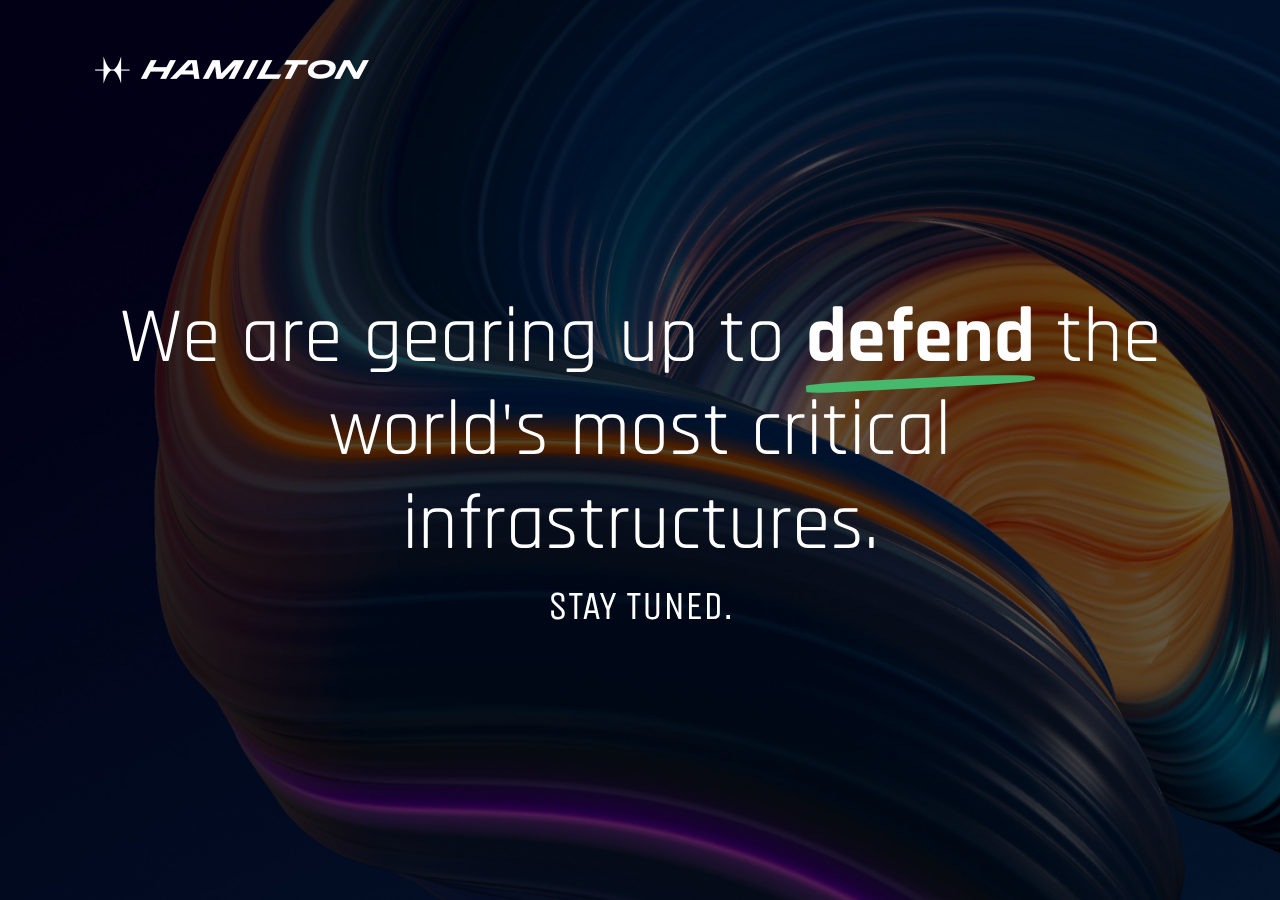
<file: index.html>
<!DOCTYPE html>
<html lang="en">

<head>
  <meta charset="utf-8">
  <meta content="width=device-width, initial-scale=1.0" name="viewport">

  <title>Hamilton</title>
  <meta content="" name="description">
  <meta content="" name="keywords">

  <!-- Favicons -->
  <link href="assets/img/favicon.png" rel="icon">
  <link href="assets/img/apple-touch-icon.png" rel="apple-touch-icon">

  <!-- Google Fonts -->
  <link href="https://fonts.googleapis.com/css?family=Open+Sans:300,300i,400,400i,600,600i,700,700i|Raleway:300,300i,400,400i,500,500i,600,600i,700,700i|Poppins:300,300i,400,400i,500,500i,600,600i,700,700i" rel="stylesheet">

  <!-- Vendor CSS Files -->
  <link href="assets/vendor/aos/aos.css" rel="stylesheet">
  <link href="assets/vendor/bootstrap/css/bootstrap.min.css" rel="stylesheet">
  <link href="assets/vendor/bootstrap-icons/bootstrap-icons.css" rel="stylesheet">
  <link href="assets/vendor/boxicons/css/boxicons.min.css" rel="stylesheet">
  <link href="assets/vendor/glightbox/css/glightbox.min.css" rel="stylesheet">
  <link href="assets/vendor/remixicon/remixicon.css" rel="stylesheet">
  <link href="assets/vendor/swiper/swiper-bundle.min.css" rel="stylesheet">
  <link rel="preconnect" href="https://fonts.googleapis.com"><link rel="preconnect" href="https://fonts.gstatic.com" crossorigin><link href="https://fonts.googleapis.com/css2?family=Unica+One&display=swap" rel="stylesheet">

  <!-- Template Main CSS File -->
  <link href="assets/css/style.css" rel="stylesheet">
  <link rel="preconnect" href="https://fonts.googleapis.com"><link rel="preconnect" href="https://fonts.gstatic.com" crossorigin><link href="https://fonts.googleapis.com/css2?family=Keania+One&family=Rajdhani:wght@500&family=Unbounded:wght@300&display=swap" rel="stylesheet">
  <style> @import url('https://fonts.googleapis.com/css2?family=Keania+One&family=Rajdhani:wght@500&family=Unbounded:wght@300&display=swap'); </style>
  <!-- =======================================================
  * Template Name: Presento - v3.9.1
  * Template URL: https://bootstrapmade.com/presento-bootstrap-corporate-template/
  * Author: BootstrapMade.com
  * License: https://bootstrapmade.com/license/
  ======================================================== -->
</head>

<body>

  <!-- ======= Header ======= -->
  <header id="header" class="fixed-top d-flex align-items-center">
    <div class="container ">
      <!-- <h1 class="logo me-auto">
      </h1> -->
        <a href="index.html">
          <div style="margin-top:-100px;" >
            <img src="assets/img/hamilton-logo2.png" style="max-height:100px;zoom: 3;" /></div></a>
      
      
      <!-- Uncomment below if you prefer to use an image logo -->
      <!-- <a href="index.html" class="logo me-auto"><img src="assets/img/logo.png" alt=""></a>-->

      <!-- <nav id="navbar" class="navbar">
        <ul>
          <li><a class="nav-link scrollto active" href="#hero">Home</a></li>
          <li><a class="nav-link scrollto" href="#about">About</a></li>
          <li><a class="nav-link scrollto" href="#services">Services</a></li>
          <li><a class="nav-link scrollto " href="#portfolio">Portfolio</a></li>
          <li><a class="nav-link scrollto" href="#team">Team</a></li>
          <li><a href="blog.html">Blog</a></li> -->
          <!-- <li class="dropdown"><a href="#"><span>Drop Down</span> <i class="bi bi-chevron-down"></i></a>
            <ul>
              <li><a href="#">Drop Down 1</a></li>
              <li class="dropdown"><a href="#"><span>Deep Drop Down</span> <i class="bi bi-chevron-right"></i></a>
                <ul>
                  <li><a href="#">Deep Drop Down 1</a></li>
                  <li><a href="#">Deep Drop Down 2</a></li>
                  <li><a href="#">Deep Drop Down 3</a></li>
                  <li><a href="#">Deep Drop Down 4</a></li>
                  <li><a href="#">Deep Drop Down 5</a></li>
                </ul>
              </li>
              <li><a href="#">Drop Down 2</a></li>
              <li><a href="#">Drop Down 3</a></li>
              <li><a href="#">Drop Down 4</a></li>
            </ul>
          </li> -->
          <!-- <li><a class="nav-link scrollto" href="#contact">Contact</a></li> -->
        <!-- </ul>
        <i class="bi bi-list mobile-nav-toggle"></i>
      </nav> -->
      <!-- .navbar -->

      <!-- <a href="#about" class="get-started-btn scrollto">Contact</a> -->
    </div>
  </header><!-- End Header -->

  <!-- ======= Hero Section ======= -->
  <section id="hero" class="d-flex align-items-center">

    <div class="container" data-aos="zoom-out" data-aos-delay="60">
      <div class="row">
        <div class="col-xl-12">
          <!-- <h1>Prevent.Detect.</h1> -->
          <div style="display:flex;flex-direction:column;justify-content:center;align-items: center;">
          <h1 style="text-align:center;font-family: 'Rajdhani', sans-serif;">
            We are gearing up to <strong>defend</strong> the world's most critical infrastructures.
            <!-- WE ARE GEARING UP TO DEFEND THE WORLD'S MOST CRITICAL INFRASTRUCTURES. -->
          </h1>

          <h2 style="font-family: 'Unica One', cursive;">STAY TUNED.</h2>
          
        </div>
          <!-- <h1>Respond.Heal.</h1>
          <h1></h1>
          <h2>Reduce risk and harden security with the Darktrace Cyber AI Loop.</h2> -->
          
        </div>
      </div>
    </div>

  </section><!-- End Hero -->

  


  <a href="#" class="back-to-top d-flex align-items-center justify-content-center"><i class="bi bi-arrow-up-short"></i></a>

  <!-- Vendor JS Files -->
  <script src="assets/vendor/purecounter/purecounter_vanilla.js"></script>
  <script src="assets/vendor/aos/aos.js"></script>
  <script src="assets/vendor/bootstrap/js/bootstrap.bundle.min.js"></script>
  <script src="assets/vendor/glightbox/js/glightbox.min.js"></script>
  <script src="assets/vendor/isotope-layout/isotope.pkgd.min.js"></script>
  <script src="assets/vendor/swiper/swiper-bundle.min.js"></script>
  <script src="assets/vendor/php-email-form/validate.js"></script>

  <!-- Template Main JS File -->
  <script src="assets/js/main.js"></script>

</body>

</html>
</file>
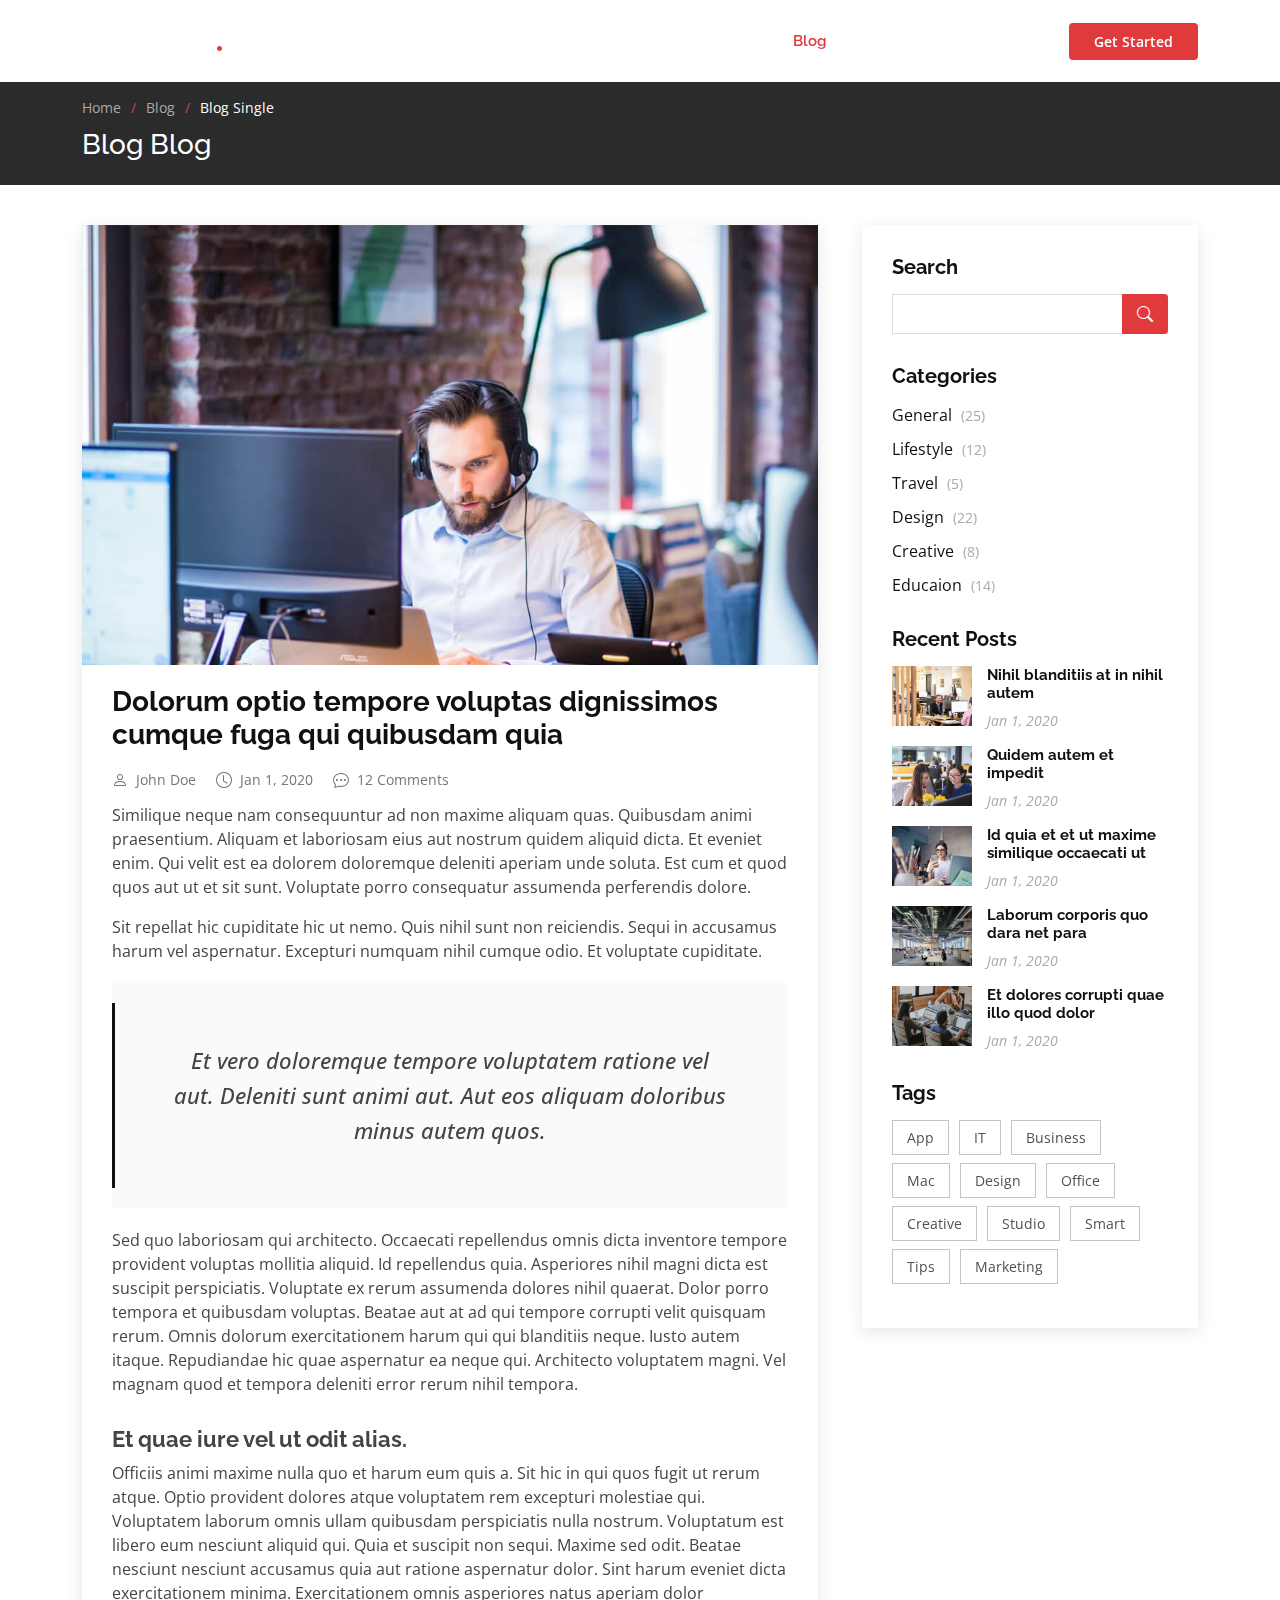
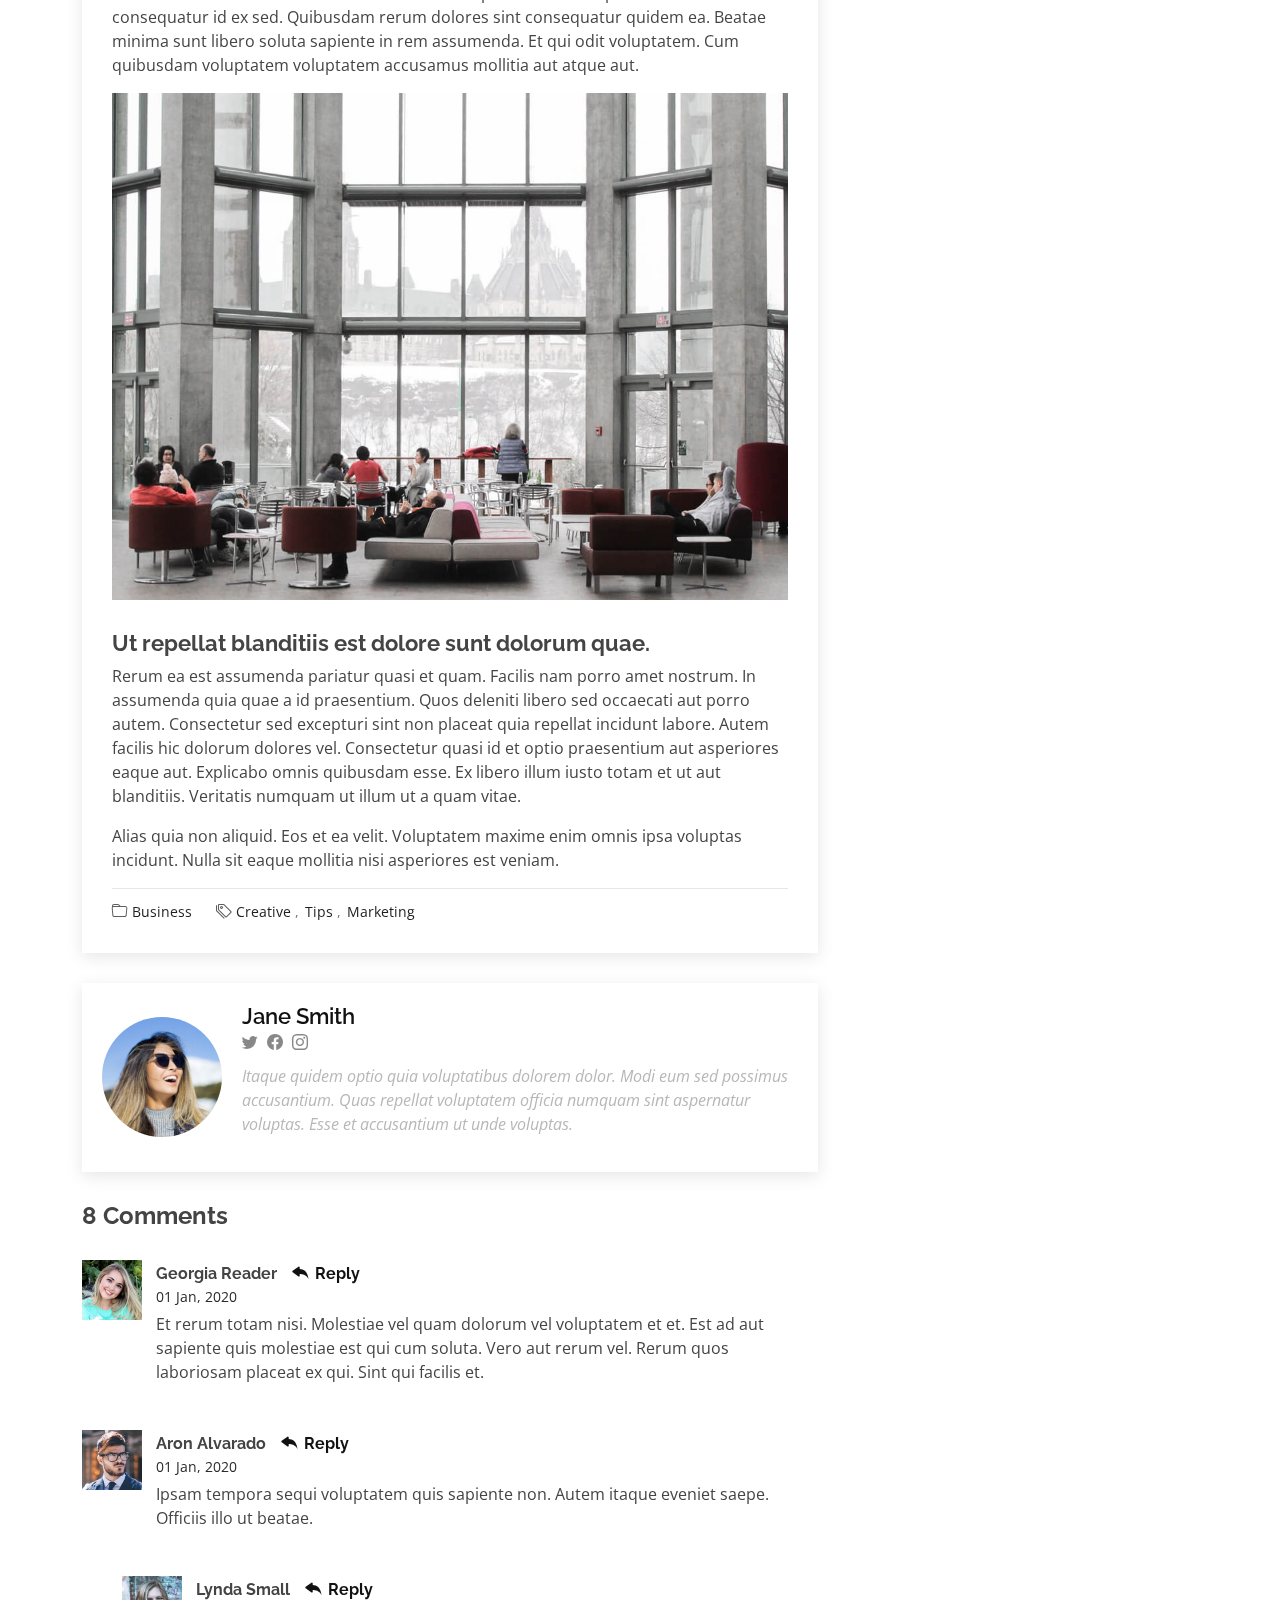
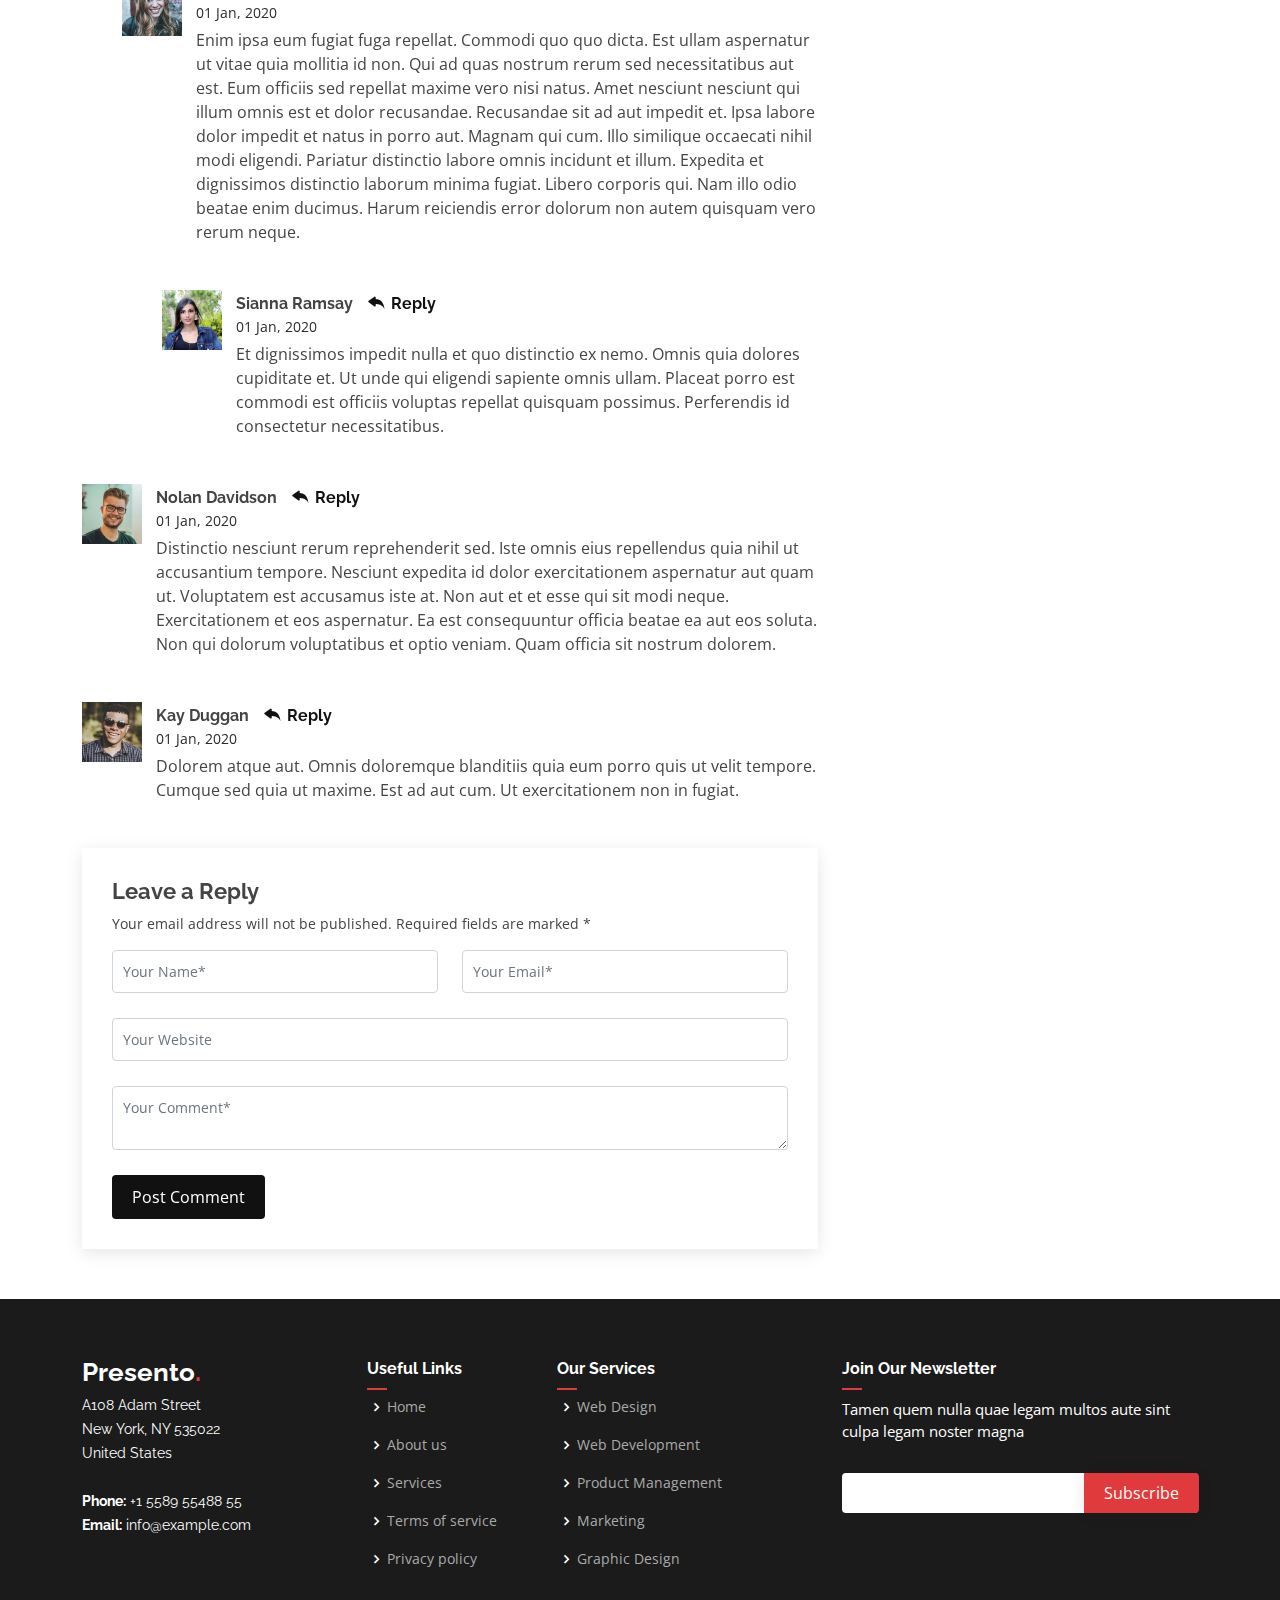
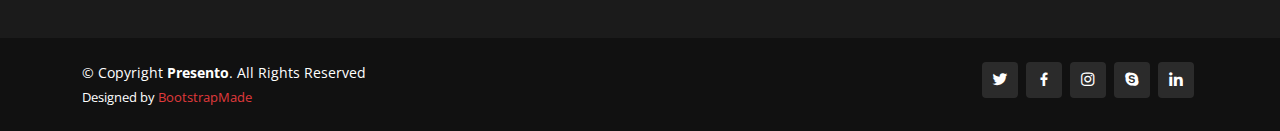
<file: blog-single.html>
<!DOCTYPE html>
<html lang="en">

<head>
  <meta charset="utf-8">
  <meta content="width=device-width, initial-scale=1.0" name="viewport">

  <title>Blog Single - Presento Bootstrap Template</title>
  <meta content="" name="description">
  <meta content="" name="keywords">

  <!-- Favicons -->
  <link href="assets/img/favicon.png" rel="icon">
  <link href="assets/img/apple-touch-icon.png" rel="apple-touch-icon">

  <!-- Google Fonts -->
  <link href="https://fonts.googleapis.com/css?family=Open+Sans:300,300i,400,400i,600,600i,700,700i|Raleway:300,300i,400,400i,500,500i,600,600i,700,700i|Poppins:300,300i,400,400i,500,500i,600,600i,700,700i" rel="stylesheet">

  <!-- Vendor CSS Files -->
  <link href="assets/vendor/aos/aos.css" rel="stylesheet">
  <link href="assets/vendor/bootstrap/css/bootstrap.min.css" rel="stylesheet">
  <link href="assets/vendor/bootstrap-icons/bootstrap-icons.css" rel="stylesheet">
  <link href="assets/vendor/boxicons/css/boxicons.min.css" rel="stylesheet">
  <link href="assets/vendor/glightbox/css/glightbox.min.css" rel="stylesheet">
  <link href="assets/vendor/remixicon/remixicon.css" rel="stylesheet">
  <link href="assets/vendor/swiper/swiper-bundle.min.css" rel="stylesheet">

  <!-- Template Main CSS File -->
  <link href="assets/css/style.css" rel="stylesheet">

  <!-- =======================================================
  * Template Name: Presento - v3.9.1
  * Template URL: https://bootstrapmade.com/presento-bootstrap-corporate-template/
  * Author: BootstrapMade.com
  * License: https://bootstrapmade.com/license/
  ======================================================== -->
</head>

<body>

  <!-- ======= Header ======= -->
  <header id="header" class="fixed-top d-flex align-items-center">
    <div class="container d-flex align-items-center">
      <h1 class="logo me-auto"><a href="index.html">Presento<span>.</span></a></h1>
      <!-- Uncomment below if you prefer to use an image logo -->
      <!-- <a href="index.html" class="logo me-auto"><img src="assets/img/logo.png" alt=""></a>-->

      <nav id="navbar" class="navbar order-last order-lg-0">
        <ul>
          <li><a class="nav-link scrollto " href="#hero">Home</a></li>
          <li><a class="nav-link scrollto" href="#about">About</a></li>
          <li><a class="nav-link scrollto" href="#services">Services</a></li>
          <li><a class="nav-link scrollto " href="#portfolio">Portfolio</a></li>
          <li><a class="nav-link scrollto" href="#team">Team</a></li>
          <li><a class="active" href="blog.html">Blog</a></li>
          <li class="dropdown"><a href="#"><span>Drop Down</span> <i class="bi bi-chevron-down"></i></a>
            <ul>
              <li><a href="#">Drop Down 1</a></li>
              <li class="dropdown"><a href="#"><span>Deep Drop Down</span> <i class="bi bi-chevron-right"></i></a>
                <ul>
                  <li><a href="#">Deep Drop Down 1</a></li>
                  <li><a href="#">Deep Drop Down 2</a></li>
                  <li><a href="#">Deep Drop Down 3</a></li>
                  <li><a href="#">Deep Drop Down 4</a></li>
                  <li><a href="#">Deep Drop Down 5</a></li>
                </ul>
              </li>
              <li><a href="#">Drop Down 2</a></li>
              <li><a href="#">Drop Down 3</a></li>
              <li><a href="#">Drop Down 4</a></li>
            </ul>
          </li>
          <li><a class="nav-link scrollto" href="#contact">Contact</a></li>
        </ul>
        <i class="bi bi-list mobile-nav-toggle"></i>
      </nav><!-- .navbar -->

      <a href="#about" class="get-started-btn scrollto">Get Started</a>
    </div>
  </header><!-- End Header -->

  <main id="main">

    <!-- ======= Breadcrumbs ======= -->
    <section class="breadcrumbs">
      <div class="container">

        <ol>
          <li><a href="index.html">Home</a></li>
          <li><a href="blog.html">Blog</a></li>
          <li>Blog Single</li>
        </ol>
        <h2>Blog Blog</h2>

      </div>
    </section><!-- End Breadcrumbs -->

    <!-- ======= Blog Single Section ======= -->
    <section id="blog" class="blog">
      <div class="container" data-aos="fade-up">

        <div class="row">

          <div class="col-lg-8 entries">

            <article class="entry entry-single">

              <div class="entry-img">
                <img src="assets/img/blog/blog-1.jpg" alt="" class="img-fluid">
              </div>

              <h2 class="entry-title">
                <a href="blog-single.html">Dolorum optio tempore voluptas dignissimos cumque fuga qui quibusdam quia</a>
              </h2>

              <div class="entry-meta">
                <ul>
                  <li class="d-flex align-items-center"><i class="bi bi-person"></i> <a href="blog-single.html">John Doe</a></li>
                  <li class="d-flex align-items-center"><i class="bi bi-clock"></i> <a href="blog-single.html"><time datetime="2020-01-01">Jan 1, 2020</time></a></li>
                  <li class="d-flex align-items-center"><i class="bi bi-chat-dots"></i> <a href="blog-single.html">12 Comments</a></li>
                </ul>
              </div>

              <div class="entry-content">
                <p>
                  Similique neque nam consequuntur ad non maxime aliquam quas. Quibusdam animi praesentium. Aliquam et laboriosam eius aut nostrum quidem aliquid dicta.
                  Et eveniet enim. Qui velit est ea dolorem doloremque deleniti aperiam unde soluta. Est cum et quod quos aut ut et sit sunt. Voluptate porro consequatur assumenda perferendis dolore.
                </p>

                <p>
                  Sit repellat hic cupiditate hic ut nemo. Quis nihil sunt non reiciendis. Sequi in accusamus harum vel aspernatur. Excepturi numquam nihil cumque odio. Et voluptate cupiditate.
                </p>

                <blockquote>
                  <p>
                    Et vero doloremque tempore voluptatem ratione vel aut. Deleniti sunt animi aut. Aut eos aliquam doloribus minus autem quos.
                  </p>
                </blockquote>

                <p>
                  Sed quo laboriosam qui architecto. Occaecati repellendus omnis dicta inventore tempore provident voluptas mollitia aliquid. Id repellendus quia. Asperiores nihil magni dicta est suscipit perspiciatis. Voluptate ex rerum assumenda dolores nihil quaerat.
                  Dolor porro tempora et quibusdam voluptas. Beatae aut at ad qui tempore corrupti velit quisquam rerum. Omnis dolorum exercitationem harum qui qui blanditiis neque.
                  Iusto autem itaque. Repudiandae hic quae aspernatur ea neque qui. Architecto voluptatem magni. Vel magnam quod et tempora deleniti error rerum nihil tempora.
                </p>

                <h3>Et quae iure vel ut odit alias.</h3>
                <p>
                  Officiis animi maxime nulla quo et harum eum quis a. Sit hic in qui quos fugit ut rerum atque. Optio provident dolores atque voluptatem rem excepturi molestiae qui. Voluptatem laborum omnis ullam quibusdam perspiciatis nulla nostrum. Voluptatum est libero eum nesciunt aliquid qui.
                  Quia et suscipit non sequi. Maxime sed odit. Beatae nesciunt nesciunt accusamus quia aut ratione aspernatur dolor. Sint harum eveniet dicta exercitationem minima. Exercitationem omnis asperiores natus aperiam dolor consequatur id ex sed. Quibusdam rerum dolores sint consequatur quidem ea.
                  Beatae minima sunt libero soluta sapiente in rem assumenda. Et qui odit voluptatem. Cum quibusdam voluptatem voluptatem accusamus mollitia aut atque aut.
                </p>
                <img src="assets/img/blog/blog-inside-post.jpg" class="img-fluid" alt="">

                <h3>Ut repellat blanditiis est dolore sunt dolorum quae.</h3>
                <p>
                  Rerum ea est assumenda pariatur quasi et quam. Facilis nam porro amet nostrum. In assumenda quia quae a id praesentium. Quos deleniti libero sed occaecati aut porro autem. Consectetur sed excepturi sint non placeat quia repellat incidunt labore. Autem facilis hic dolorum dolores vel.
                  Consectetur quasi id et optio praesentium aut asperiores eaque aut. Explicabo omnis quibusdam esse. Ex libero illum iusto totam et ut aut blanditiis. Veritatis numquam ut illum ut a quam vitae.
                </p>
                <p>
                  Alias quia non aliquid. Eos et ea velit. Voluptatem maxime enim omnis ipsa voluptas incidunt. Nulla sit eaque mollitia nisi asperiores est veniam.
                </p>

              </div>

              <div class="entry-footer">
                <i class="bi bi-folder"></i>
                <ul class="cats">
                  <li><a href="#">Business</a></li>
                </ul>

                <i class="bi bi-tags"></i>
                <ul class="tags">
                  <li><a href="#">Creative</a></li>
                  <li><a href="#">Tips</a></li>
                  <li><a href="#">Marketing</a></li>
                </ul>
              </div>

            </article><!-- End blog entry -->

            <div class="blog-author d-flex align-items-center">
              <img src="assets/img/blog/blog-author.jpg" class="rounded-circle float-left" alt="">
              <div>
                <h4>Jane Smith</h4>
                <div class="social-links">
                  <a href="https://twitters.com/#"><i class="bi bi-twitter"></i></a>
                  <a href="https://facebook.com/#"><i class="bi bi-facebook"></i></a>
                  <a href="https://instagram.com/#"><i class="biu bi-instagram"></i></a>
                </div>
                <p>
                  Itaque quidem optio quia voluptatibus dolorem dolor. Modi eum sed possimus accusantium. Quas repellat voluptatem officia numquam sint aspernatur voluptas. Esse et accusantium ut unde voluptas.
                </p>
              </div>
            </div><!-- End blog author bio -->

            <div class="blog-comments">

              <h4 class="comments-count">8 Comments</h4>

              <div id="comment-1" class="comment">
                <div class="d-flex">
                  <div class="comment-img"><img src="assets/img/blog/comments-1.jpg" alt=""></div>
                  <div>
                    <h5><a href="">Georgia Reader</a> <a href="#" class="reply"><i class="bi bi-reply-fill"></i> Reply</a></h5>
                    <time datetime="2020-01-01">01 Jan, 2020</time>
                    <p>
                      Et rerum totam nisi. Molestiae vel quam dolorum vel voluptatem et et. Est ad aut sapiente quis molestiae est qui cum soluta.
                      Vero aut rerum vel. Rerum quos laboriosam placeat ex qui. Sint qui facilis et.
                    </p>
                  </div>
                </div>
              </div><!-- End comment #1 -->

              <div id="comment-2" class="comment">
                <div class="d-flex">
                  <div class="comment-img"><img src="assets/img/blog/comments-2.jpg" alt=""></div>
                  <div>
                    <h5><a href="">Aron Alvarado</a> <a href="#" class="reply"><i class="bi bi-reply-fill"></i> Reply</a></h5>
                    <time datetime="2020-01-01">01 Jan, 2020</time>
                    <p>
                      Ipsam tempora sequi voluptatem quis sapiente non. Autem itaque eveniet saepe. Officiis illo ut beatae.
                    </p>
                  </div>
                </div>

                <div id="comment-reply-1" class="comment comment-reply">
                  <div class="d-flex">
                    <div class="comment-img"><img src="assets/img/blog/comments-3.jpg" alt=""></div>
                    <div>
                      <h5><a href="">Lynda Small</a> <a href="#" class="reply"><i class="bi bi-reply-fill"></i> Reply</a></h5>
                      <time datetime="2020-01-01">01 Jan, 2020</time>
                      <p>
                        Enim ipsa eum fugiat fuga repellat. Commodi quo quo dicta. Est ullam aspernatur ut vitae quia mollitia id non. Qui ad quas nostrum rerum sed necessitatibus aut est. Eum officiis sed repellat maxime vero nisi natus. Amet nesciunt nesciunt qui illum omnis est et dolor recusandae.

                        Recusandae sit ad aut impedit et. Ipsa labore dolor impedit et natus in porro aut. Magnam qui cum. Illo similique occaecati nihil modi eligendi. Pariatur distinctio labore omnis incidunt et illum. Expedita et dignissimos distinctio laborum minima fugiat.

                        Libero corporis qui. Nam illo odio beatae enim ducimus. Harum reiciendis error dolorum non autem quisquam vero rerum neque.
                      </p>
                    </div>
                  </div>

                  <div id="comment-reply-2" class="comment comment-reply">
                    <div class="d-flex">
                      <div class="comment-img"><img src="assets/img/blog/comments-4.jpg" alt=""></div>
                      <div>
                        <h5><a href="">Sianna Ramsay</a> <a href="#" class="reply"><i class="bi bi-reply-fill"></i> Reply</a></h5>
                        <time datetime="2020-01-01">01 Jan, 2020</time>
                        <p>
                          Et dignissimos impedit nulla et quo distinctio ex nemo. Omnis quia dolores cupiditate et. Ut unde qui eligendi sapiente omnis ullam. Placeat porro est commodi est officiis voluptas repellat quisquam possimus. Perferendis id consectetur necessitatibus.
                        </p>
                      </div>
                    </div>

                  </div><!-- End comment reply #2-->

                </div><!-- End comment reply #1-->

              </div><!-- End comment #2-->

              <div id="comment-3" class="comment">
                <div class="d-flex">
                  <div class="comment-img"><img src="assets/img/blog/comments-5.jpg" alt=""></div>
                  <div>
                    <h5><a href="">Nolan Davidson</a> <a href="#" class="reply"><i class="bi bi-reply-fill"></i> Reply</a></h5>
                    <time datetime="2020-01-01">01 Jan, 2020</time>
                    <p>
                      Distinctio nesciunt rerum reprehenderit sed. Iste omnis eius repellendus quia nihil ut accusantium tempore. Nesciunt expedita id dolor exercitationem aspernatur aut quam ut. Voluptatem est accusamus iste at.
                      Non aut et et esse qui sit modi neque. Exercitationem et eos aspernatur. Ea est consequuntur officia beatae ea aut eos soluta. Non qui dolorum voluptatibus et optio veniam. Quam officia sit nostrum dolorem.
                    </p>
                  </div>
                </div>

              </div><!-- End comment #3 -->

              <div id="comment-4" class="comment">
                <div class="d-flex">
                  <div class="comment-img"><img src="assets/img/blog/comments-6.jpg" alt=""></div>
                  <div>
                    <h5><a href="">Kay Duggan</a> <a href="#" class="reply"><i class="bi bi-reply-fill"></i> Reply</a></h5>
                    <time datetime="2020-01-01">01 Jan, 2020</time>
                    <p>
                      Dolorem atque aut. Omnis doloremque blanditiis quia eum porro quis ut velit tempore. Cumque sed quia ut maxime. Est ad aut cum. Ut exercitationem non in fugiat.
                    </p>
                  </div>
                </div>

              </div><!-- End comment #4 -->

              <div class="reply-form">
                <h4>Leave a Reply</h4>
                <p>Your email address will not be published. Required fields are marked * </p>
                <form action="">
                  <div class="row">
                    <div class="col-md-6 form-group">
                      <input name="name" type="text" class="form-control" placeholder="Your Name*">
                    </div>
                    <div class="col-md-6 form-group">
                      <input name="email" type="text" class="form-control" placeholder="Your Email*">
                    </div>
                  </div>
                  <div class="row">
                    <div class="col form-group">
                      <input name="website" type="text" class="form-control" placeholder="Your Website">
                    </div>
                  </div>
                  <div class="row">
                    <div class="col form-group">
                      <textarea name="comment" class="form-control" placeholder="Your Comment*"></textarea>
                    </div>
                  </div>
                  <button type="submit" class="btn btn-primary">Post Comment</button>

                </form>

              </div>

            </div><!-- End blog comments -->

          </div><!-- End blog entries list -->

          <div class="col-lg-4">

            <div class="sidebar">

              <h3 class="sidebar-title">Search</h3>
              <div class="sidebar-item search-form">
                <form action="">
                  <input type="text">
                  <button type="submit"><i class="bi bi-search"></i></button>
                </form>
              </div><!-- End sidebar search formn-->

              <h3 class="sidebar-title">Categories</h3>
              <div class="sidebar-item categories">
                <ul>
                  <li><a href="#">General <span>(25)</span></a></li>
                  <li><a href="#">Lifestyle <span>(12)</span></a></li>
                  <li><a href="#">Travel <span>(5)</span></a></li>
                  <li><a href="#">Design <span>(22)</span></a></li>
                  <li><a href="#">Creative <span>(8)</span></a></li>
                  <li><a href="#">Educaion <span>(14)</span></a></li>
                </ul>
              </div><!-- End sidebar categories-->

              <h3 class="sidebar-title">Recent Posts</h3>
              <div class="sidebar-item recent-posts">
                <div class="post-item clearfix">
                  <img src="assets/img/blog/blog-recent-1.jpg" alt="">
                  <h4><a href="blog-single.html">Nihil blanditiis at in nihil autem</a></h4>
                  <time datetime="2020-01-01">Jan 1, 2020</time>
                </div>

                <div class="post-item clearfix">
                  <img src="assets/img/blog/blog-recent-2.jpg" alt="">
                  <h4><a href="blog-single.html">Quidem autem et impedit</a></h4>
                  <time datetime="2020-01-01">Jan 1, 2020</time>
                </div>

                <div class="post-item clearfix">
                  <img src="assets/img/blog/blog-recent-3.jpg" alt="">
                  <h4><a href="blog-single.html">Id quia et et ut maxime similique occaecati ut</a></h4>
                  <time datetime="2020-01-01">Jan 1, 2020</time>
                </div>

                <div class="post-item clearfix">
                  <img src="assets/img/blog/blog-recent-4.jpg" alt="">
                  <h4><a href="blog-single.html">Laborum corporis quo dara net para</a></h4>
                  <time datetime="2020-01-01">Jan 1, 2020</time>
                </div>

                <div class="post-item clearfix">
                  <img src="assets/img/blog/blog-recent-5.jpg" alt="">
                  <h4><a href="blog-single.html">Et dolores corrupti quae illo quod dolor</a></h4>
                  <time datetime="2020-01-01">Jan 1, 2020</time>
                </div>

              </div><!-- End sidebar recent posts-->

              <h3 class="sidebar-title">Tags</h3>
              <div class="sidebar-item tags">
                <ul>
                  <li><a href="#">App</a></li>
                  <li><a href="#">IT</a></li>
                  <li><a href="#">Business</a></li>
                  <li><a href="#">Mac</a></li>
                  <li><a href="#">Design</a></li>
                  <li><a href="#">Office</a></li>
                  <li><a href="#">Creative</a></li>
                  <li><a href="#">Studio</a></li>
                  <li><a href="#">Smart</a></li>
                  <li><a href="#">Tips</a></li>
                  <li><a href="#">Marketing</a></li>
                </ul>
              </div><!-- End sidebar tags-->

            </div><!-- End sidebar -->

          </div><!-- End blog sidebar -->

        </div>

      </div>
    </section><!-- End Blog Single Section -->

  </main><!-- End #main -->

  <!-- ======= Footer ======= -->
  <footer id="footer">

    <div class="footer-top">
      <div class="container">
        <div class="row">

          <div class="col-lg-3 col-md-6 footer-contact">
            <h3>Presento<span>.</span></h3>
            <p>
              A108 Adam Street <br>
              New York, NY 535022<br>
              United States <br><br>
              <strong>Phone:</strong> +1 5589 55488 55<br>
              <strong>Email:</strong> info@example.com<br>
            </p>
          </div>

          <div class="col-lg-2 col-md-6 footer-links">
            <h4>Useful Links</h4>
            <ul>
              <li><i class="bx bx-chevron-right"></i> <a href="#">Home</a></li>
              <li><i class="bx bx-chevron-right"></i> <a href="#">About us</a></li>
              <li><i class="bx bx-chevron-right"></i> <a href="#">Services</a></li>
              <li><i class="bx bx-chevron-right"></i> <a href="#">Terms of service</a></li>
              <li><i class="bx bx-chevron-right"></i> <a href="#">Privacy policy</a></li>
            </ul>
          </div>

          <div class="col-lg-3 col-md-6 footer-links">
            <h4>Our Services</h4>
            <ul>
              <li><i class="bx bx-chevron-right"></i> <a href="#">Web Design</a></li>
              <li><i class="bx bx-chevron-right"></i> <a href="#">Web Development</a></li>
              <li><i class="bx bx-chevron-right"></i> <a href="#">Product Management</a></li>
              <li><i class="bx bx-chevron-right"></i> <a href="#">Marketing</a></li>
              <li><i class="bx bx-chevron-right"></i> <a href="#">Graphic Design</a></li>
            </ul>
          </div>

          <div class="col-lg-4 col-md-6 footer-newsletter">
            <h4>Join Our Newsletter</h4>
            <p>Tamen quem nulla quae legam multos aute sint culpa legam noster magna</p>
            <form action="" method="post">
              <input type="email" name="email"><input type="submit" value="Subscribe">
            </form>
          </div>

        </div>
      </div>
    </div>

    <div class="container d-md-flex py-4">

      <div class="me-md-auto text-center text-md-start">
        <div class="copyright">
          &copy; Copyright <strong><span>Presento</span></strong>. All Rights Reserved
        </div>
        <div class="credits">
          <!-- All the links in the footer should remain intact. -->
          <!-- You can delete the links only if you purchased the pro version. -->
          <!-- Licensing information: https://bootstrapmade.com/license/ -->
          <!-- Purchase the pro version with working PHP/AJAX contact form: https://bootstrapmade.com/presento-bootstrap-corporate-template/ -->
          Designed by <a href="https://bootstrapmade.com/">BootstrapMade</a>
        </div>
      </div>
      <div class="social-links text-center text-md-end pt-3 pt-md-0">
        <a href="#" class="twitter"><i class="bx bxl-twitter"></i></a>
        <a href="#" class="facebook"><i class="bx bxl-facebook"></i></a>
        <a href="#" class="instagram"><i class="bx bxl-instagram"></i></a>
        <a href="#" class="google-plus"><i class="bx bxl-skype"></i></a>
        <a href="#" class="linkedin"><i class="bx bxl-linkedin"></i></a>
      </div>
    </div>
  </footer><!-- End Footer -->

  <a href="#" class="back-to-top d-flex align-items-center justify-content-center"><i class="bi bi-arrow-up-short"></i></a>

  <!-- Vendor JS Files -->
  <script src="assets/vendor/purecounter/purecounter_vanilla.js"></script>
  <script src="assets/vendor/aos/aos.js"></script>
  <script src="assets/vendor/bootstrap/js/bootstrap.bundle.min.js"></script>
  <script src="assets/vendor/glightbox/js/glightbox.min.js"></script>
  <script src="assets/vendor/isotope-layout/isotope.pkgd.min.js"></script>
  <script src="assets/vendor/swiper/swiper-bundle.min.js"></script>
  <script src="assets/vendor/php-email-form/validate.js"></script>

  <!-- Template Main JS File -->
  <script src="assets/js/main.js"></script>

</body>

</html>
</file>
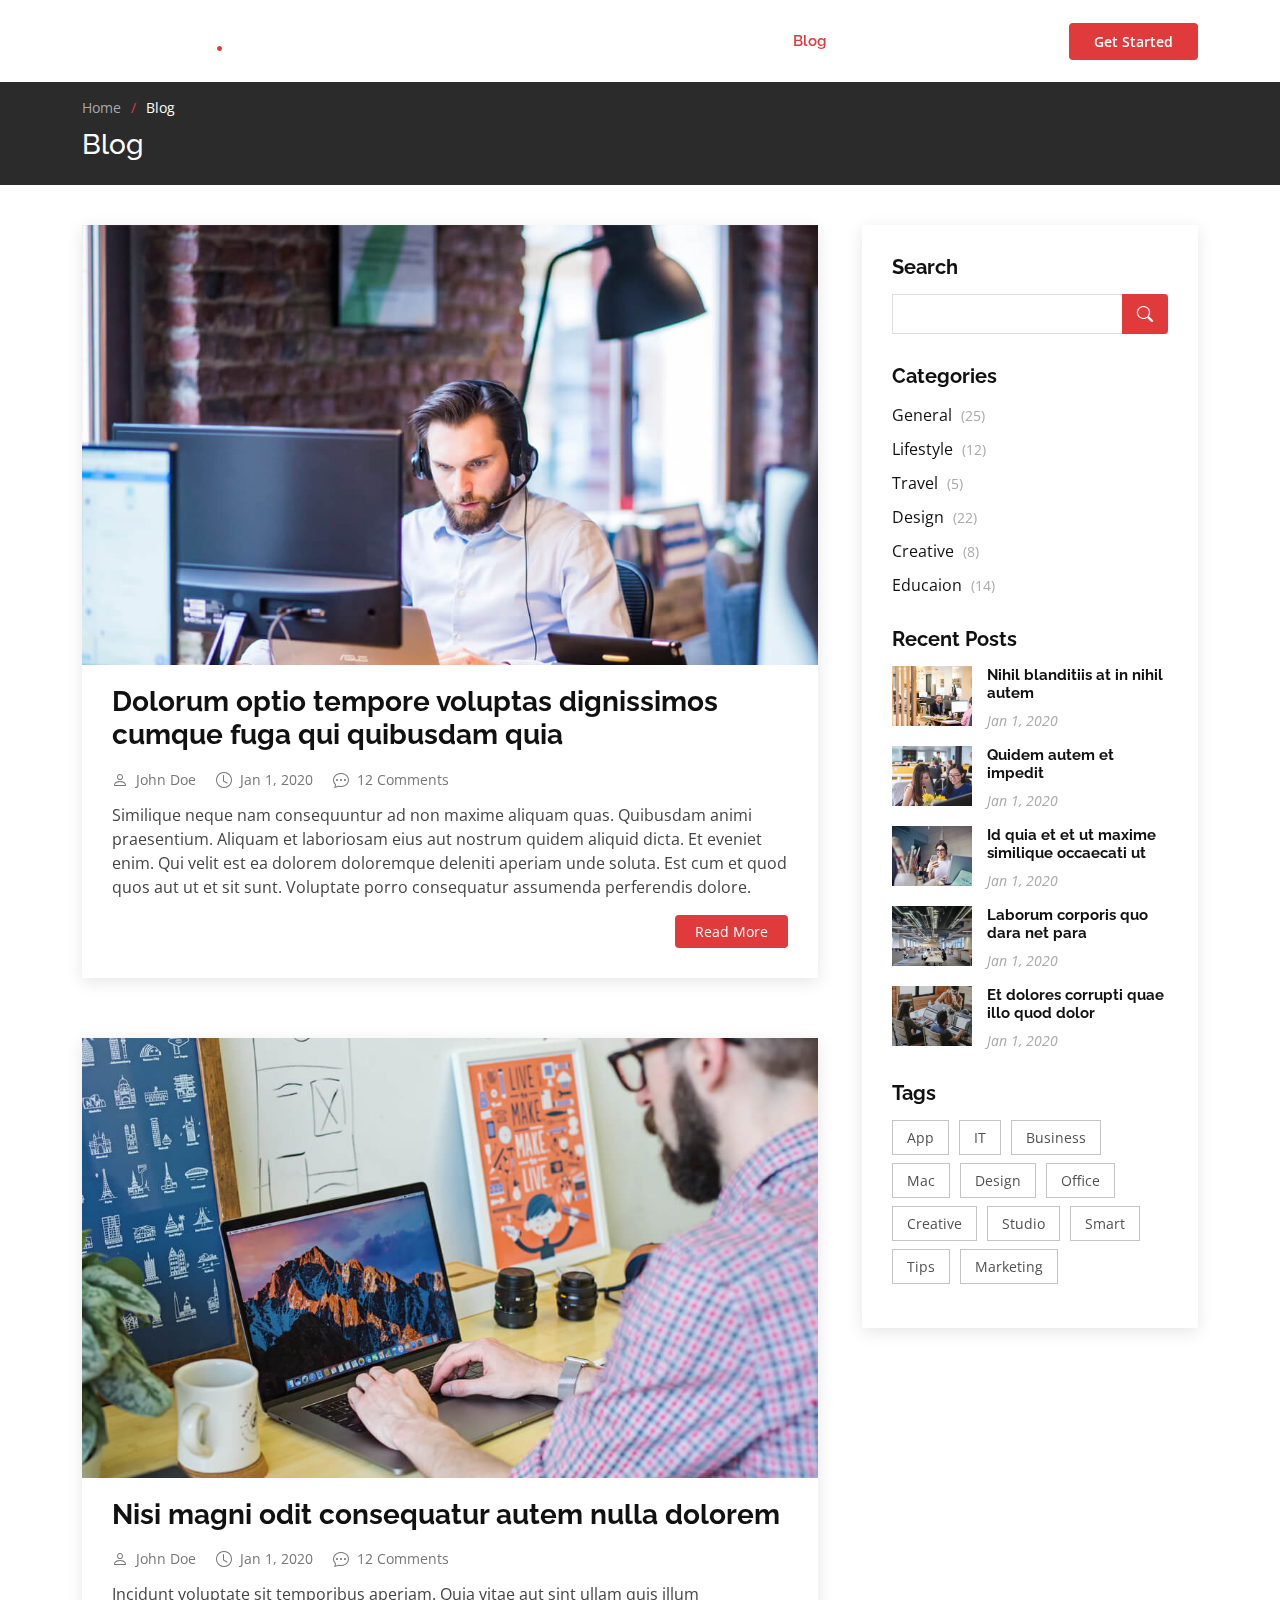
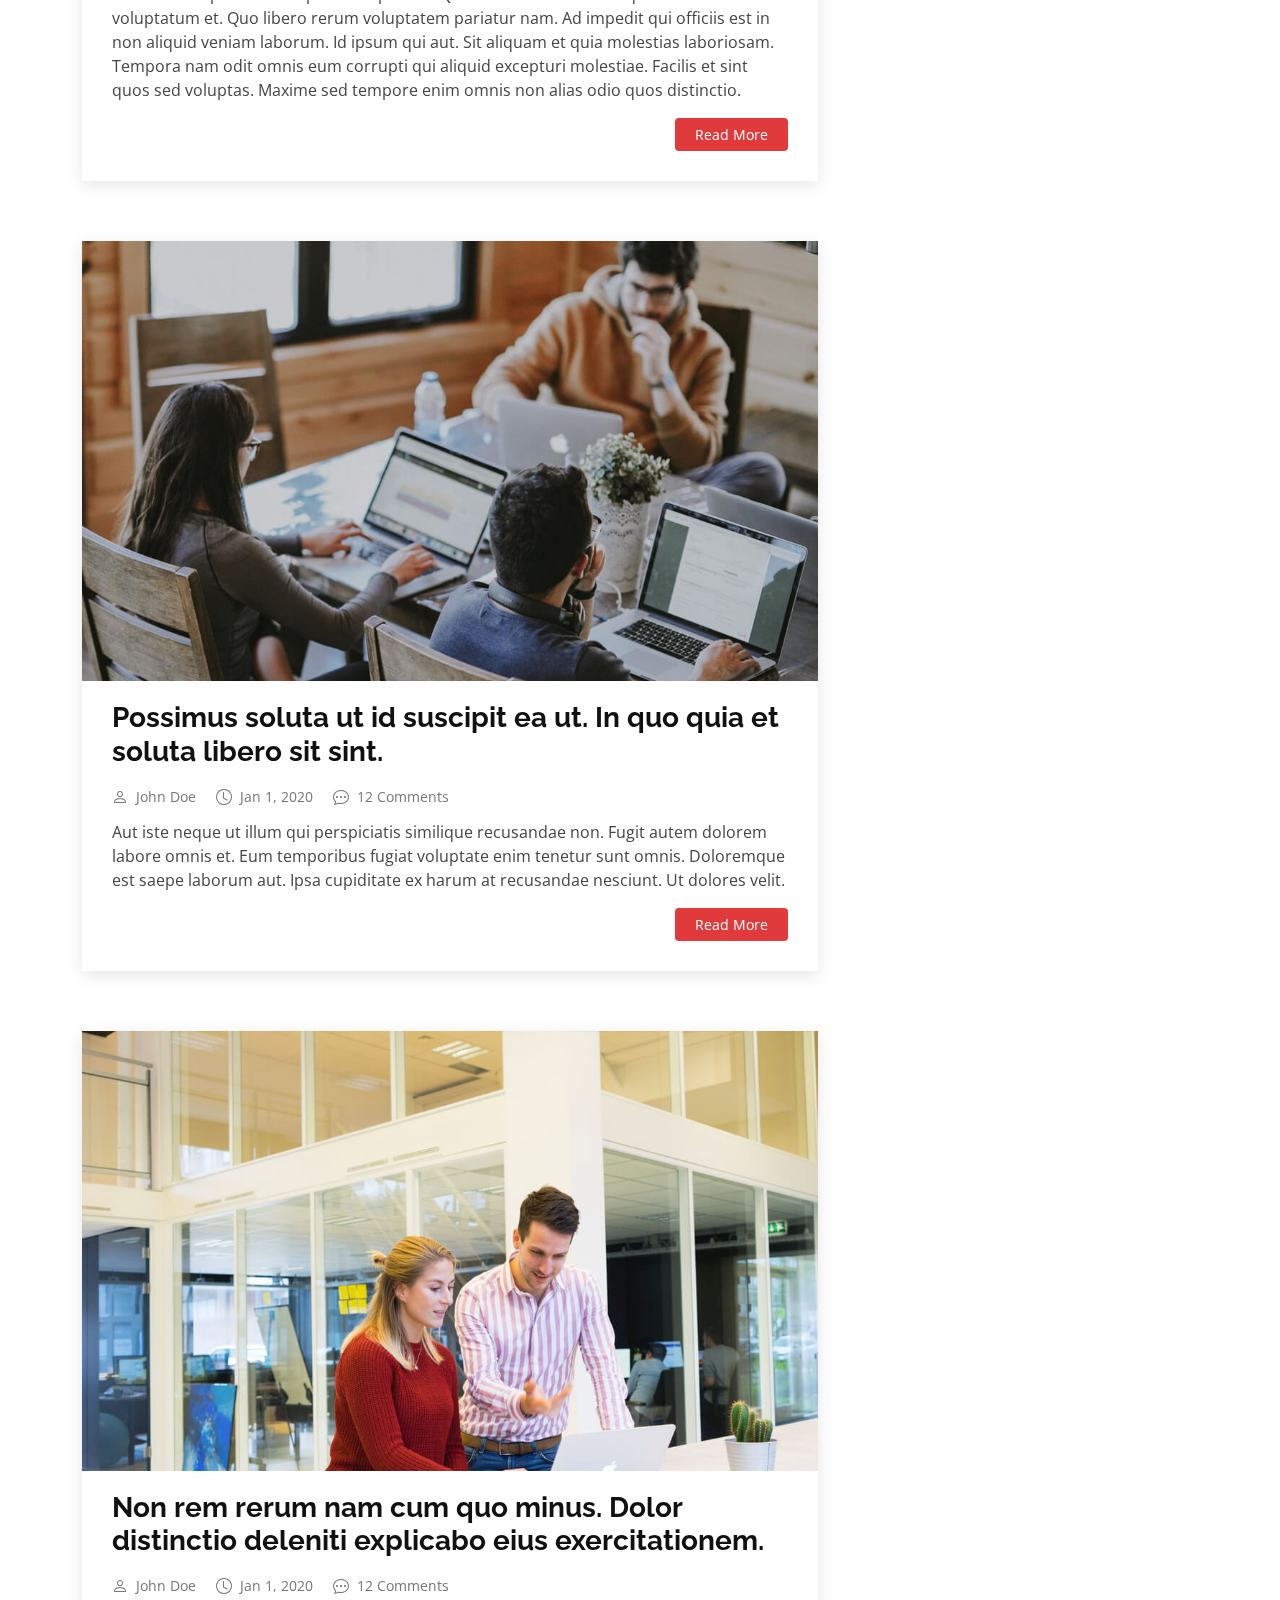
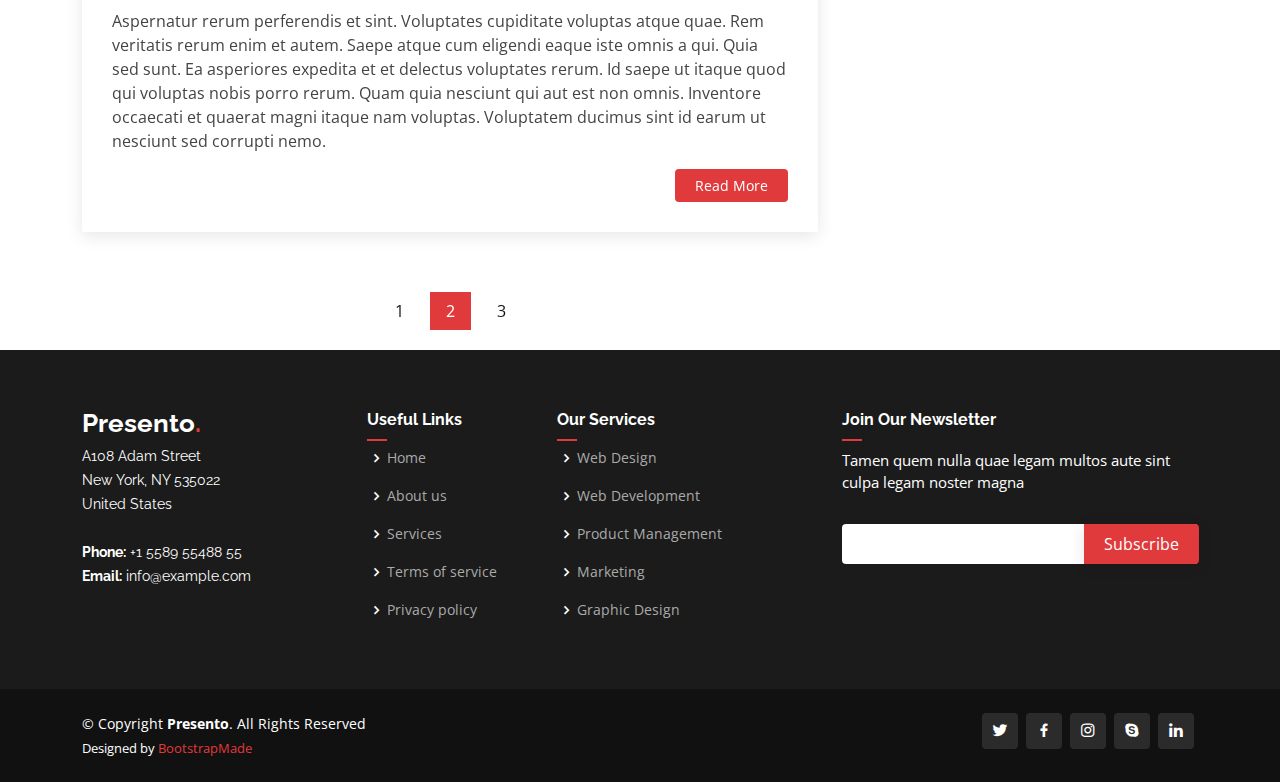
<file: blog.html>
<!DOCTYPE html>
<html lang="en">

<head>
  <meta charset="utf-8">
  <meta content="width=device-width, initial-scale=1.0" name="viewport">

  <title>Blog - Presento Bootstrap Template</title>
  <meta content="" name="description">
  <meta content="" name="keywords">

  <!-- Favicons -->
  <link href="assets/img/favicon.png" rel="icon">
  <link href="assets/img/apple-touch-icon.png" rel="apple-touch-icon">

  <!-- Google Fonts -->
  <link href="https://fonts.googleapis.com/css?family=Open+Sans:300,300i,400,400i,600,600i,700,700i|Raleway:300,300i,400,400i,500,500i,600,600i,700,700i|Poppins:300,300i,400,400i,500,500i,600,600i,700,700i" rel="stylesheet">

  <!-- Vendor CSS Files -->
  <link href="assets/vendor/aos/aos.css" rel="stylesheet">
  <link href="assets/vendor/bootstrap/css/bootstrap.min.css" rel="stylesheet">
  <link href="assets/vendor/bootstrap-icons/bootstrap-icons.css" rel="stylesheet">
  <link href="assets/vendor/boxicons/css/boxicons.min.css" rel="stylesheet">
  <link href="assets/vendor/glightbox/css/glightbox.min.css" rel="stylesheet">
  <link href="assets/vendor/remixicon/remixicon.css" rel="stylesheet">
  <link href="assets/vendor/swiper/swiper-bundle.min.css" rel="stylesheet">

  <!-- Template Main CSS File -->
  <link href="assets/css/style.css" rel="stylesheet">

  <!-- =======================================================
  * Template Name: Presento - v3.9.1
  * Template URL: https://bootstrapmade.com/presento-bootstrap-corporate-template/
  * Author: BootstrapMade.com
  * License: https://bootstrapmade.com/license/
  ======================================================== -->
</head>

<body>

  <!-- ======= Header ======= -->
  <header id="header" class="fixed-top d-flex align-items-center">
    <div class="container d-flex align-items-center">
      <h1 class="logo me-auto"><a href="index.html">Presento<span>.</span></a></h1>
      <!-- Uncomment below if you prefer to use an image logo -->
      <!-- <a href="index.html" class="logo me-auto"><img src="assets/img/logo.png" alt=""></a>-->

      <nav id="navbar" class="navbar order-last order-lg-0">
        <ul>
          <li><a class="nav-link scrollto " href="#hero">Home</a></li>
          <li><a class="nav-link scrollto" href="#about">About</a></li>
          <li><a class="nav-link scrollto" href="#services">Services</a></li>
          <li><a class="nav-link scrollto " href="#portfolio">Portfolio</a></li>
          <li><a class="nav-link scrollto" href="#team">Team</a></li>
          <li><a class="active" href="blog.html">Blog</a></li>
          <li class="dropdown"><a href="#"><span>Drop Down</span> <i class="bi bi-chevron-down"></i></a>
            <ul>
              <li><a href="#">Drop Down 1</a></li>
              <li class="dropdown"><a href="#"><span>Deep Drop Down</span> <i class="bi bi-chevron-right"></i></a>
                <ul>
                  <li><a href="#">Deep Drop Down 1</a></li>
                  <li><a href="#">Deep Drop Down 2</a></li>
                  <li><a href="#">Deep Drop Down 3</a></li>
                  <li><a href="#">Deep Drop Down 4</a></li>
                  <li><a href="#">Deep Drop Down 5</a></li>
                </ul>
              </li>
              <li><a href="#">Drop Down 2</a></li>
              <li><a href="#">Drop Down 3</a></li>
              <li><a href="#">Drop Down 4</a></li>
            </ul>
          </li>
          <li><a class="nav-link scrollto" href="#contact">Contact</a></li>
        </ul>
        <i class="bi bi-list mobile-nav-toggle"></i>
      </nav><!-- .navbar -->

      <a href="#about" class="get-started-btn scrollto">Get Started</a>
    </div>
  </header><!-- End Header -->

  <main id="main">

    <!-- ======= Breadcrumbs ======= -->
    <section class="breadcrumbs">
      <div class="container">

        <ol>
          <li><a href="index.html">Home</a></li>
          <li>Blog</li>
        </ol>
        <h2>Blog</h2>

      </div>
    </section><!-- End Breadcrumbs -->

    <!-- ======= Blog Section ======= -->
    <section id="blog" class="blog">
      <div class="container" data-aos="fade-up">

        <div class="row">

          <div class="col-lg-8 entries">

            <article class="entry">

              <div class="entry-img">
                <img src="assets/img/blog/blog-1.jpg" alt="" class="img-fluid">
              </div>

              <h2 class="entry-title">
                <a href="blog-single.html">Dolorum optio tempore voluptas dignissimos cumque fuga qui quibusdam quia</a>
              </h2>

              <div class="entry-meta">
                <ul>
                  <li class="d-flex align-items-center"><i class="bi bi-person"></i> <a href="blog-single.html">John Doe</a></li>
                  <li class="d-flex align-items-center"><i class="bi bi-clock"></i> <a href="blog-single.html"><time datetime="2020-01-01">Jan 1, 2020</time></a></li>
                  <li class="d-flex align-items-center"><i class="bi bi-chat-dots"></i> <a href="blog-single.html">12 Comments</a></li>
                </ul>
              </div>

              <div class="entry-content">
                <p>
                  Similique neque nam consequuntur ad non maxime aliquam quas. Quibusdam animi praesentium. Aliquam et laboriosam eius aut nostrum quidem aliquid dicta.
                  Et eveniet enim. Qui velit est ea dolorem doloremque deleniti aperiam unde soluta. Est cum et quod quos aut ut et sit sunt. Voluptate porro consequatur assumenda perferendis dolore.
                </p>
                <div class="read-more">
                  <a href="blog-single.html">Read More</a>
                </div>
              </div>

            </article><!-- End blog entry -->

            <article class="entry">

              <div class="entry-img">
                <img src="assets/img/blog/blog-2.jpg" alt="" class="img-fluid">
              </div>

              <h2 class="entry-title">
                <a href="blog-single.html">Nisi magni odit consequatur autem nulla dolorem</a>
              </h2>

              <div class="entry-meta">
                <ul>
                  <li class="d-flex align-items-center"><i class="bi bi-person"></i> <a href="blog-single.html">John Doe</a></li>
                  <li class="d-flex align-items-center"><i class="bi bi-clock"></i> <a href="blog-single.html"><time datetime="2020-01-01">Jan 1, 2020</time></a></li>
                  <li class="d-flex align-items-center"><i class="bi bi-chat-dots"></i> <a href="blog-single.html">12 Comments</a></li>
                </ul>
              </div>

              <div class="entry-content">
                <p>
                  Incidunt voluptate sit temporibus aperiam. Quia vitae aut sint ullam quis illum voluptatum et. Quo libero rerum voluptatem pariatur nam.
                  Ad impedit qui officiis est in non aliquid veniam laborum. Id ipsum qui aut. Sit aliquam et quia molestias laboriosam. Tempora nam odit omnis eum corrupti qui aliquid excepturi molestiae. Facilis et sint quos sed voluptas. Maxime sed tempore enim omnis non alias odio quos distinctio.
                </p>
                <div class="read-more">
                  <a href="blog-single.html">Read More</a>
                </div>
              </div>

            </article><!-- End blog entry -->

            <article class="entry">

              <div class="entry-img">
                <img src="assets/img/blog/blog-3.jpg" alt="" class="img-fluid">
              </div>

              <h2 class="entry-title">
                <a href="blog-single.html">Possimus soluta ut id suscipit ea ut. In quo quia et soluta libero sit sint.</a>
              </h2>

              <div class="entry-meta">
                <ul>
                  <li class="d-flex align-items-center"><i class="bi bi-person"></i> <a href="blog-single.html">John Doe</a></li>
                  <li class="d-flex align-items-center"><i class="bi bi-clock"></i> <a href="blog-single.html"><time datetime="2020-01-01">Jan 1, 2020</time></a></li>
                  <li class="d-flex align-items-center"><i class="bi bi-chat-dots"></i> <a href="blog-single.html">12 Comments</a></li>
                </ul>
              </div>

              <div class="entry-content">
                <p>
                  Aut iste neque ut illum qui perspiciatis similique recusandae non. Fugit autem dolorem labore omnis et. Eum temporibus fugiat voluptate enim tenetur sunt omnis.
                  Doloremque est saepe laborum aut. Ipsa cupiditate ex harum at recusandae nesciunt. Ut dolores velit.
                </p>
                <div class="read-more">
                  <a href="blog-single.html">Read More</a>
                </div>
              </div>

            </article><!-- End blog entry -->

            <article class="entry">

              <div class="entry-img">
                <img src="assets/img/blog/blog-4.jpg" alt="" class="img-fluid">
              </div>

              <h2 class="entry-title">
                <a href="blog-single.html">Non rem rerum nam cum quo minus. Dolor distinctio deleniti explicabo eius exercitationem.</a>
              </h2>

              <div class="entry-meta">
                <ul>
                  <li class="d-flex align-items-center"><i class="bi bi-person"></i> <a href="blog-single.html">John Doe</a></li>
                  <li class="d-flex align-items-center"><i class="bi bi-clock"></i> <a href="blog-single.html"><time datetime="2020-01-01">Jan 1, 2020</time></a></li>
                  <li class="d-flex align-items-center"><i class="bi bi-chat-dots"></i> <a href="blog-single.html">12 Comments</a></li>
                </ul>
              </div>

              <div class="entry-content">
                <p>
                  Aspernatur rerum perferendis et sint. Voluptates cupiditate voluptas atque quae. Rem veritatis rerum enim et autem. Saepe atque cum eligendi eaque iste omnis a qui.
                  Quia sed sunt. Ea asperiores expedita et et delectus voluptates rerum. Id saepe ut itaque quod qui voluptas nobis porro rerum. Quam quia nesciunt qui aut est non omnis. Inventore occaecati et quaerat magni itaque nam voluptas. Voluptatem ducimus sint id earum ut nesciunt sed corrupti nemo.
                </p>
                <div class="read-more">
                  <a href="blog-single.html">Read More</a>
                </div>
              </div>

            </article><!-- End blog entry -->

            <div class="blog-pagination">
              <ul class="justify-content-center">
                <li><a href="#">1</a></li>
                <li class="active"><a href="#">2</a></li>
                <li><a href="#">3</a></li>
              </ul>
            </div>

          </div><!-- End blog entries list -->

          <div class="col-lg-4">

            <div class="sidebar">

              <h3 class="sidebar-title">Search</h3>
              <div class="sidebar-item search-form">
                <form action="">
                  <input type="text">
                  <button type="submit"><i class="bi bi-search"></i></button>
                </form>
              </div><!-- End sidebar search formn-->

              <h3 class="sidebar-title">Categories</h3>
              <div class="sidebar-item categories">
                <ul>
                  <li><a href="#">General <span>(25)</span></a></li>
                  <li><a href="#">Lifestyle <span>(12)</span></a></li>
                  <li><a href="#">Travel <span>(5)</span></a></li>
                  <li><a href="#">Design <span>(22)</span></a></li>
                  <li><a href="#">Creative <span>(8)</span></a></li>
                  <li><a href="#">Educaion <span>(14)</span></a></li>
                </ul>
              </div><!-- End sidebar categories-->

              <h3 class="sidebar-title">Recent Posts</h3>
              <div class="sidebar-item recent-posts">
                <div class="post-item clearfix">
                  <img src="assets/img/blog/blog-recent-1.jpg" alt="">
                  <h4><a href="blog-single.html">Nihil blanditiis at in nihil autem</a></h4>
                  <time datetime="2020-01-01">Jan 1, 2020</time>
                </div>

                <div class="post-item clearfix">
                  <img src="assets/img/blog/blog-recent-2.jpg" alt="">
                  <h4><a href="blog-single.html">Quidem autem et impedit</a></h4>
                  <time datetime="2020-01-01">Jan 1, 2020</time>
                </div>

                <div class="post-item clearfix">
                  <img src="assets/img/blog/blog-recent-3.jpg" alt="">
                  <h4><a href="blog-single.html">Id quia et et ut maxime similique occaecati ut</a></h4>
                  <time datetime="2020-01-01">Jan 1, 2020</time>
                </div>

                <div class="post-item clearfix">
                  <img src="assets/img/blog/blog-recent-4.jpg" alt="">
                  <h4><a href="blog-single.html">Laborum corporis quo dara net para</a></h4>
                  <time datetime="2020-01-01">Jan 1, 2020</time>
                </div>

                <div class="post-item clearfix">
                  <img src="assets/img/blog/blog-recent-5.jpg" alt="">
                  <h4><a href="blog-single.html">Et dolores corrupti quae illo quod dolor</a></h4>
                  <time datetime="2020-01-01">Jan 1, 2020</time>
                </div>

              </div><!-- End sidebar recent posts-->

              <h3 class="sidebar-title">Tags</h3>
              <div class="sidebar-item tags">
                <ul>
                  <li><a href="#">App</a></li>
                  <li><a href="#">IT</a></li>
                  <li><a href="#">Business</a></li>
                  <li><a href="#">Mac</a></li>
                  <li><a href="#">Design</a></li>
                  <li><a href="#">Office</a></li>
                  <li><a href="#">Creative</a></li>
                  <li><a href="#">Studio</a></li>
                  <li><a href="#">Smart</a></li>
                  <li><a href="#">Tips</a></li>
                  <li><a href="#">Marketing</a></li>
                </ul>
              </div><!-- End sidebar tags-->

            </div><!-- End sidebar -->

          </div><!-- End blog sidebar -->

        </div>

      </div>
    </section><!-- End Blog Section -->

  </main><!-- End #main -->

  <!-- ======= Footer ======= -->
  <footer id="footer">

    <div class="footer-top">
      <div class="container">
        <div class="row">

          <div class="col-lg-3 col-md-6 footer-contact">
            <h3>Presento<span>.</span></h3>
            <p>
              A108 Adam Street <br>
              New York, NY 535022<br>
              United States <br><br>
              <strong>Phone:</strong> +1 5589 55488 55<br>
              <strong>Email:</strong> info@example.com<br>
            </p>
          </div>

          <div class="col-lg-2 col-md-6 footer-links">
            <h4>Useful Links</h4>
            <ul>
              <li><i class="bx bx-chevron-right"></i> <a href="#">Home</a></li>
              <li><i class="bx bx-chevron-right"></i> <a href="#">About us</a></li>
              <li><i class="bx bx-chevron-right"></i> <a href="#">Services</a></li>
              <li><i class="bx bx-chevron-right"></i> <a href="#">Terms of service</a></li>
              <li><i class="bx bx-chevron-right"></i> <a href="#">Privacy policy</a></li>
            </ul>
          </div>

          <div class="col-lg-3 col-md-6 footer-links">
            <h4>Our Services</h4>
            <ul>
              <li><i class="bx bx-chevron-right"></i> <a href="#">Web Design</a></li>
              <li><i class="bx bx-chevron-right"></i> <a href="#">Web Development</a></li>
              <li><i class="bx bx-chevron-right"></i> <a href="#">Product Management</a></li>
              <li><i class="bx bx-chevron-right"></i> <a href="#">Marketing</a></li>
              <li><i class="bx bx-chevron-right"></i> <a href="#">Graphic Design</a></li>
            </ul>
          </div>

          <div class="col-lg-4 col-md-6 footer-newsletter">
            <h4>Join Our Newsletter</h4>
            <p>Tamen quem nulla quae legam multos aute sint culpa legam noster magna</p>
            <form action="" method="post">
              <input type="email" name="email"><input type="submit" value="Subscribe">
            </form>
          </div>

        </div>
      </div>
    </div>

    <div class="container d-md-flex py-4">

      <div class="me-md-auto text-center text-md-start">
        <div class="copyright">
          &copy; Copyright <strong><span>Presento</span></strong>. All Rights Reserved
        </div>
        <div class="credits">
          <!-- All the links in the footer should remain intact. -->
          <!-- You can delete the links only if you purchased the pro version. -->
          <!-- Licensing information: https://bootstrapmade.com/license/ -->
          <!-- Purchase the pro version with working PHP/AJAX contact form: https://bootstrapmade.com/presento-bootstrap-corporate-template/ -->
          Designed by <a href="https://bootstrapmade.com/">BootstrapMade</a>
        </div>
      </div>
      <div class="social-links text-center text-md-end pt-3 pt-md-0">
        <a href="#" class="twitter"><i class="bx bxl-twitter"></i></a>
        <a href="#" class="facebook"><i class="bx bxl-facebook"></i></a>
        <a href="#" class="instagram"><i class="bx bxl-instagram"></i></a>
        <a href="#" class="google-plus"><i class="bx bxl-skype"></i></a>
        <a href="#" class="linkedin"><i class="bx bxl-linkedin"></i></a>
      </div>
    </div>
  </footer><!-- End Footer -->

  <a href="#" class="back-to-top d-flex align-items-center justify-content-center"><i class="bi bi-arrow-up-short"></i></a>

  <!-- Vendor JS Files -->
  <script src="assets/vendor/purecounter/purecounter_vanilla.js"></script>
  <script src="assets/vendor/aos/aos.js"></script>
  <script src="assets/vendor/bootstrap/js/bootstrap.bundle.min.js"></script>
  <script src="assets/vendor/glightbox/js/glightbox.min.js"></script>
  <script src="assets/vendor/isotope-layout/isotope.pkgd.min.js"></script>
  <script src="assets/vendor/swiper/swiper-bundle.min.js"></script>
  <script src="assets/vendor/php-email-form/validate.js"></script>

  <!-- Template Main JS File -->
  <script src="assets/js/main.js"></script>

</body>

</html>
</file>
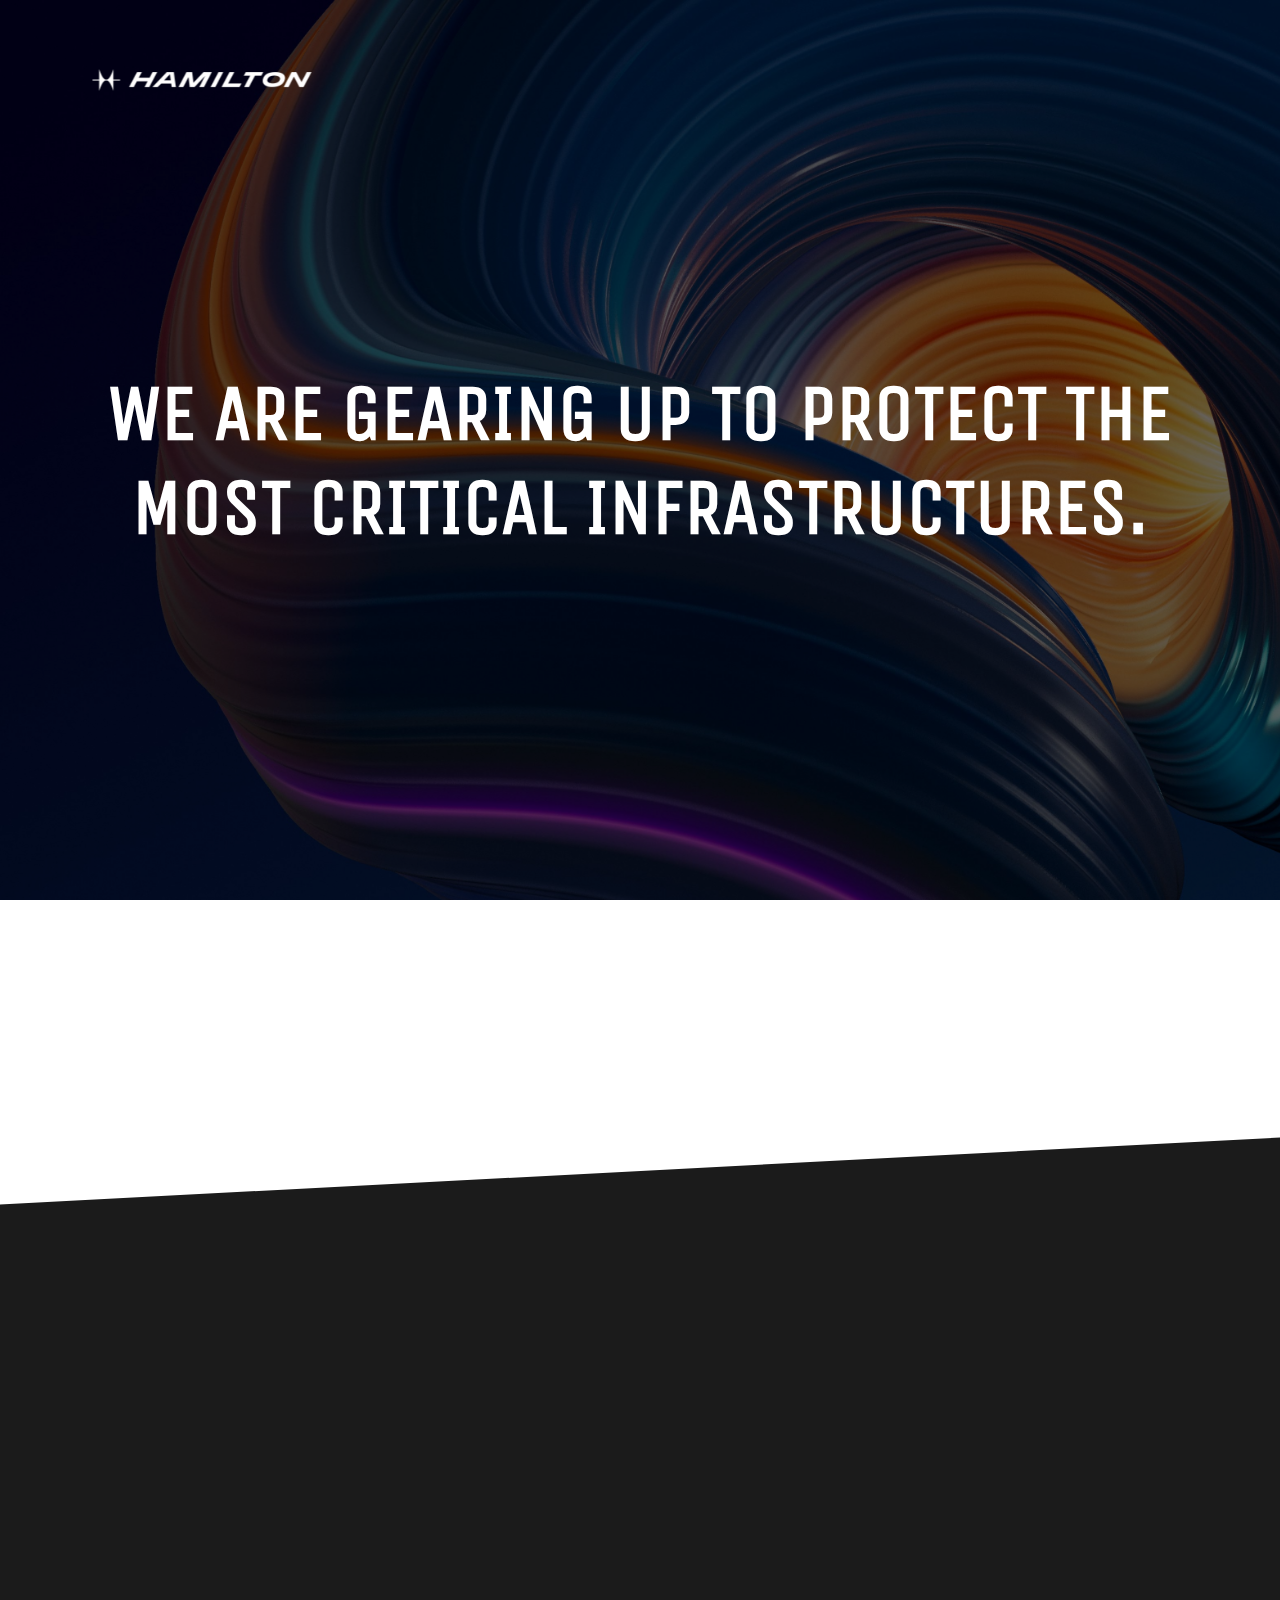
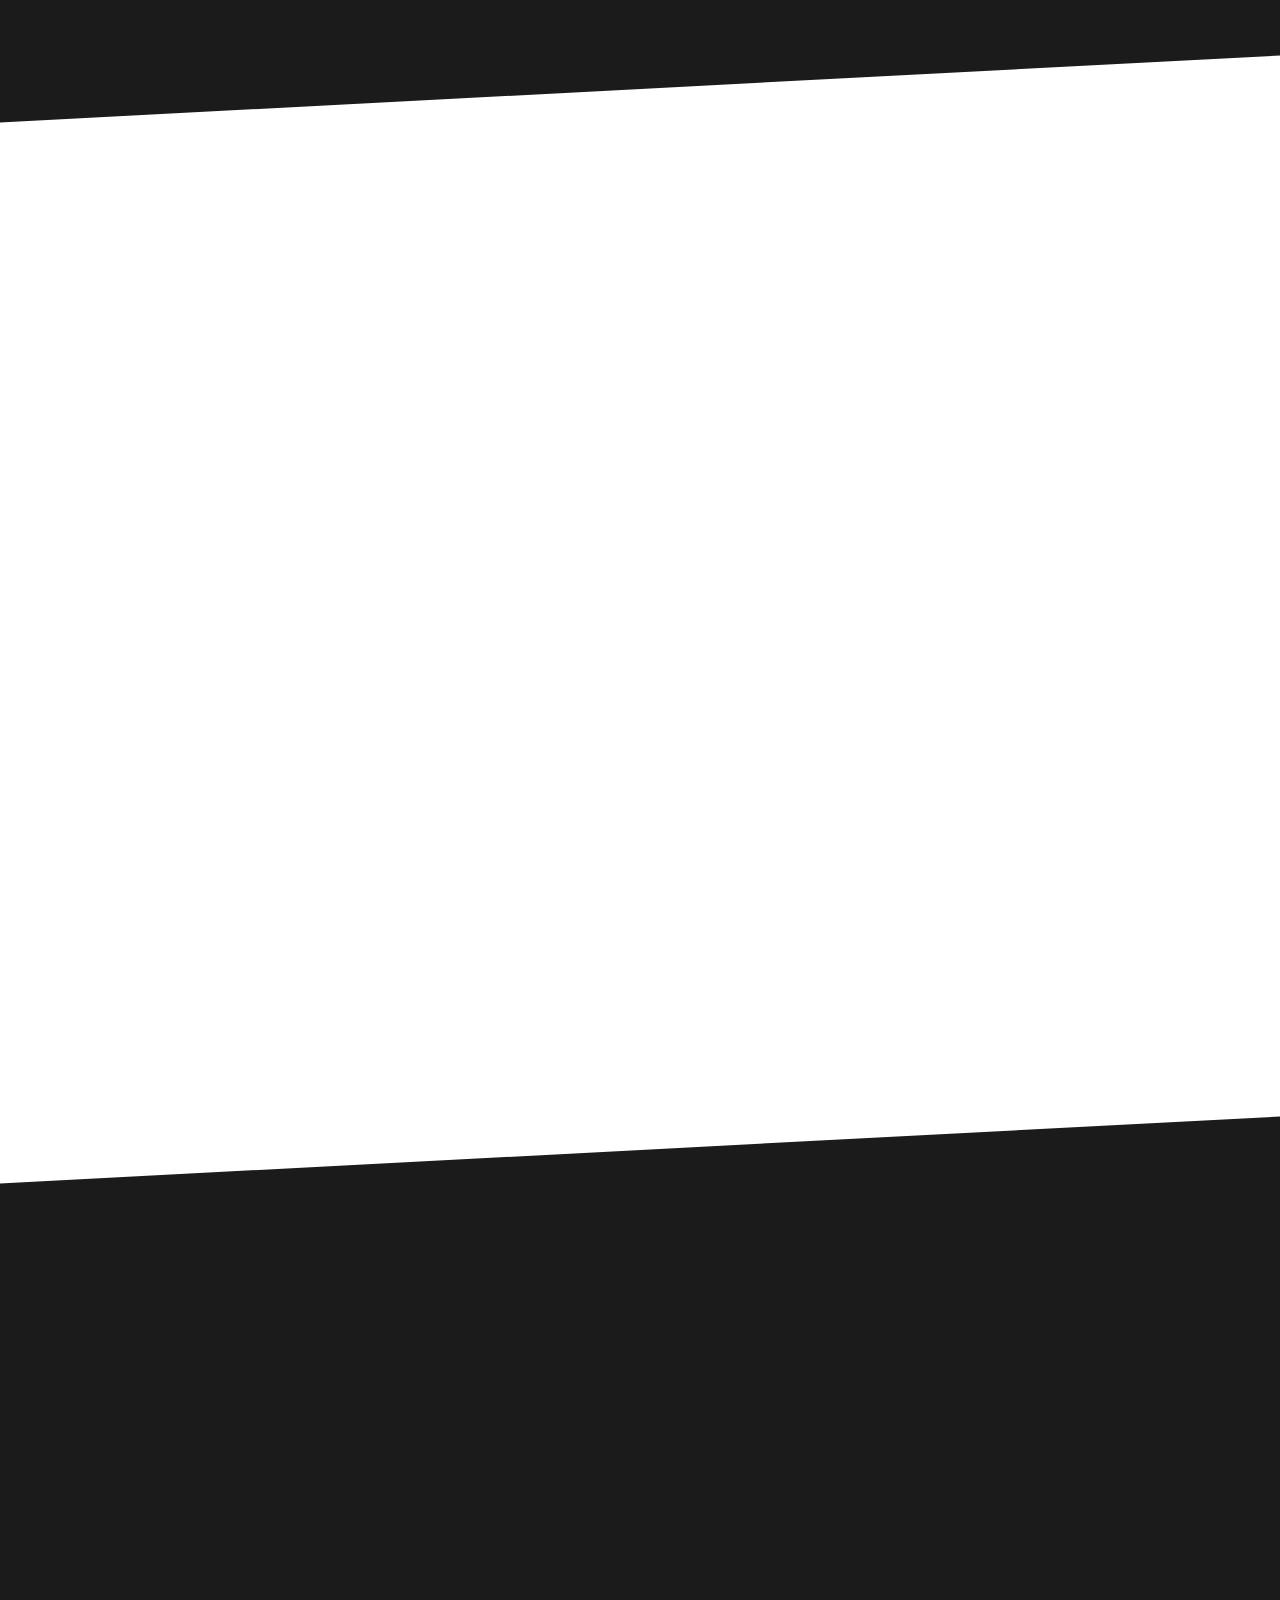
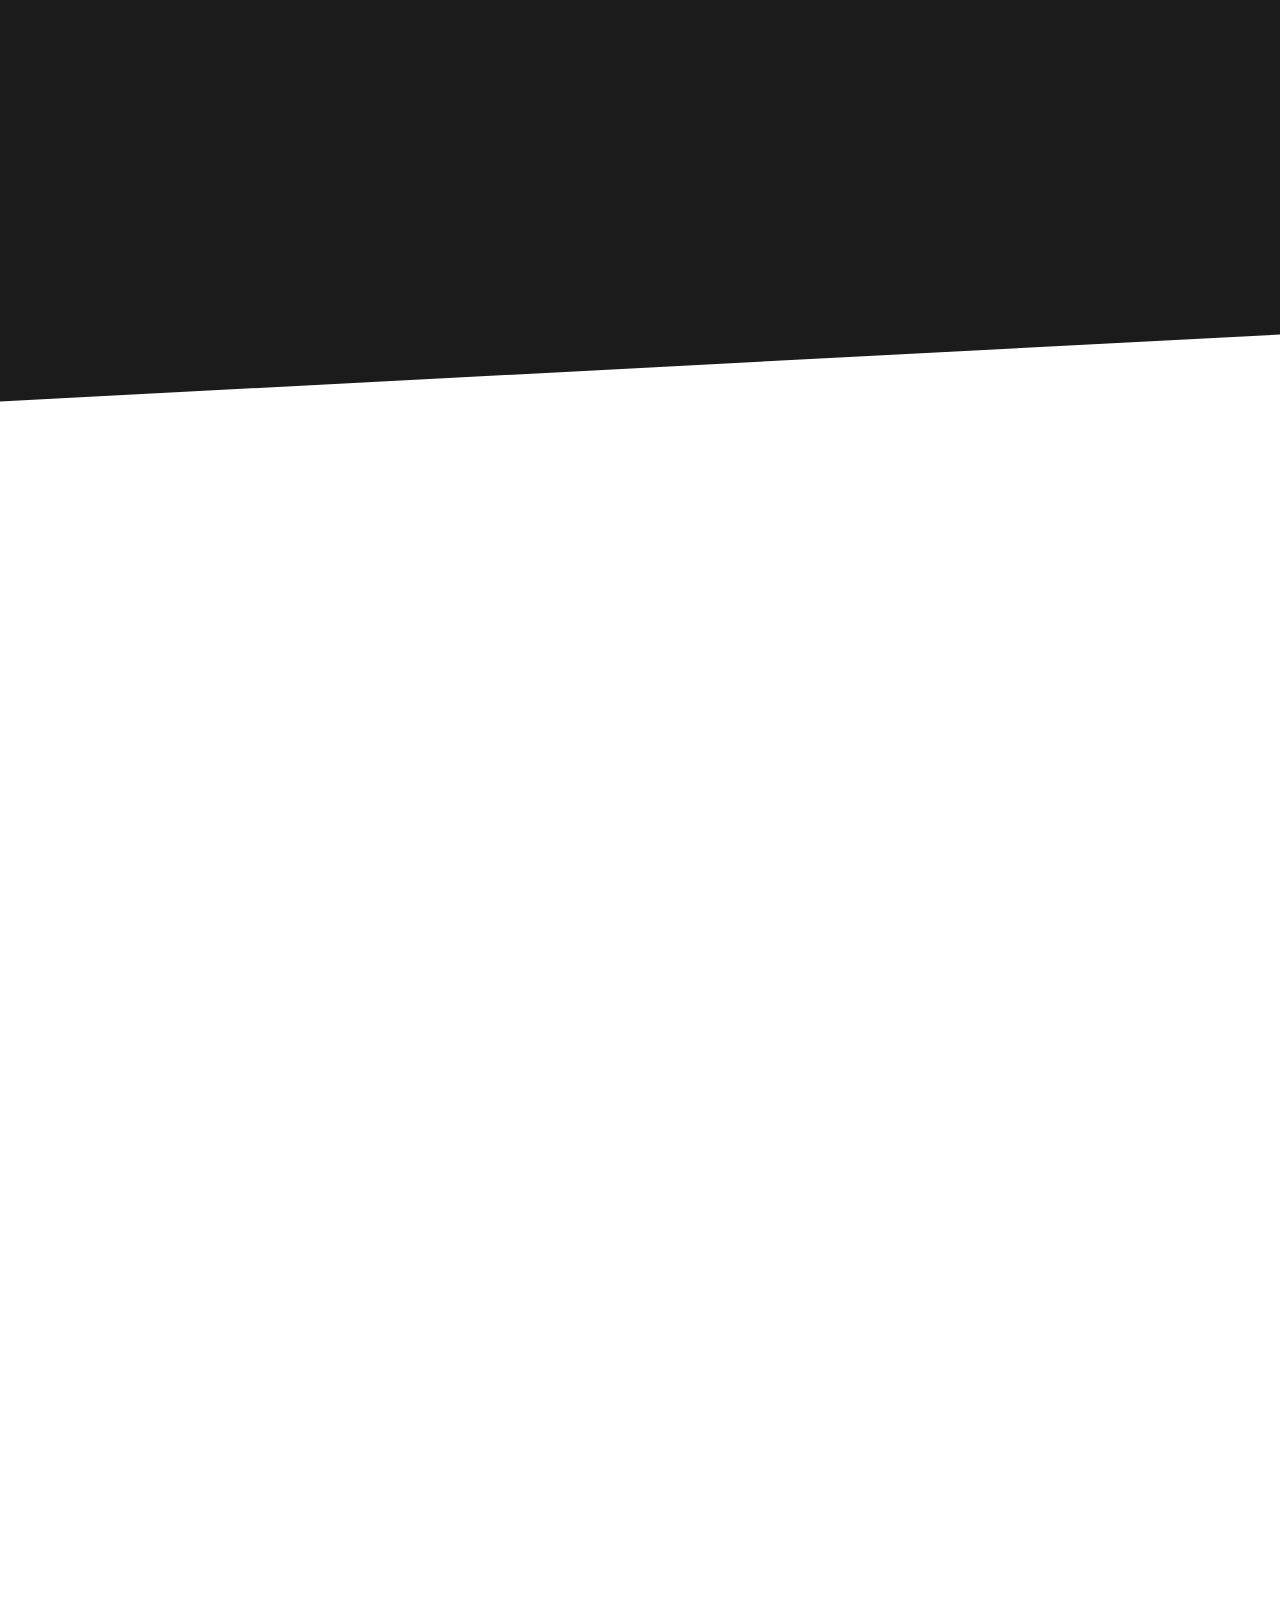
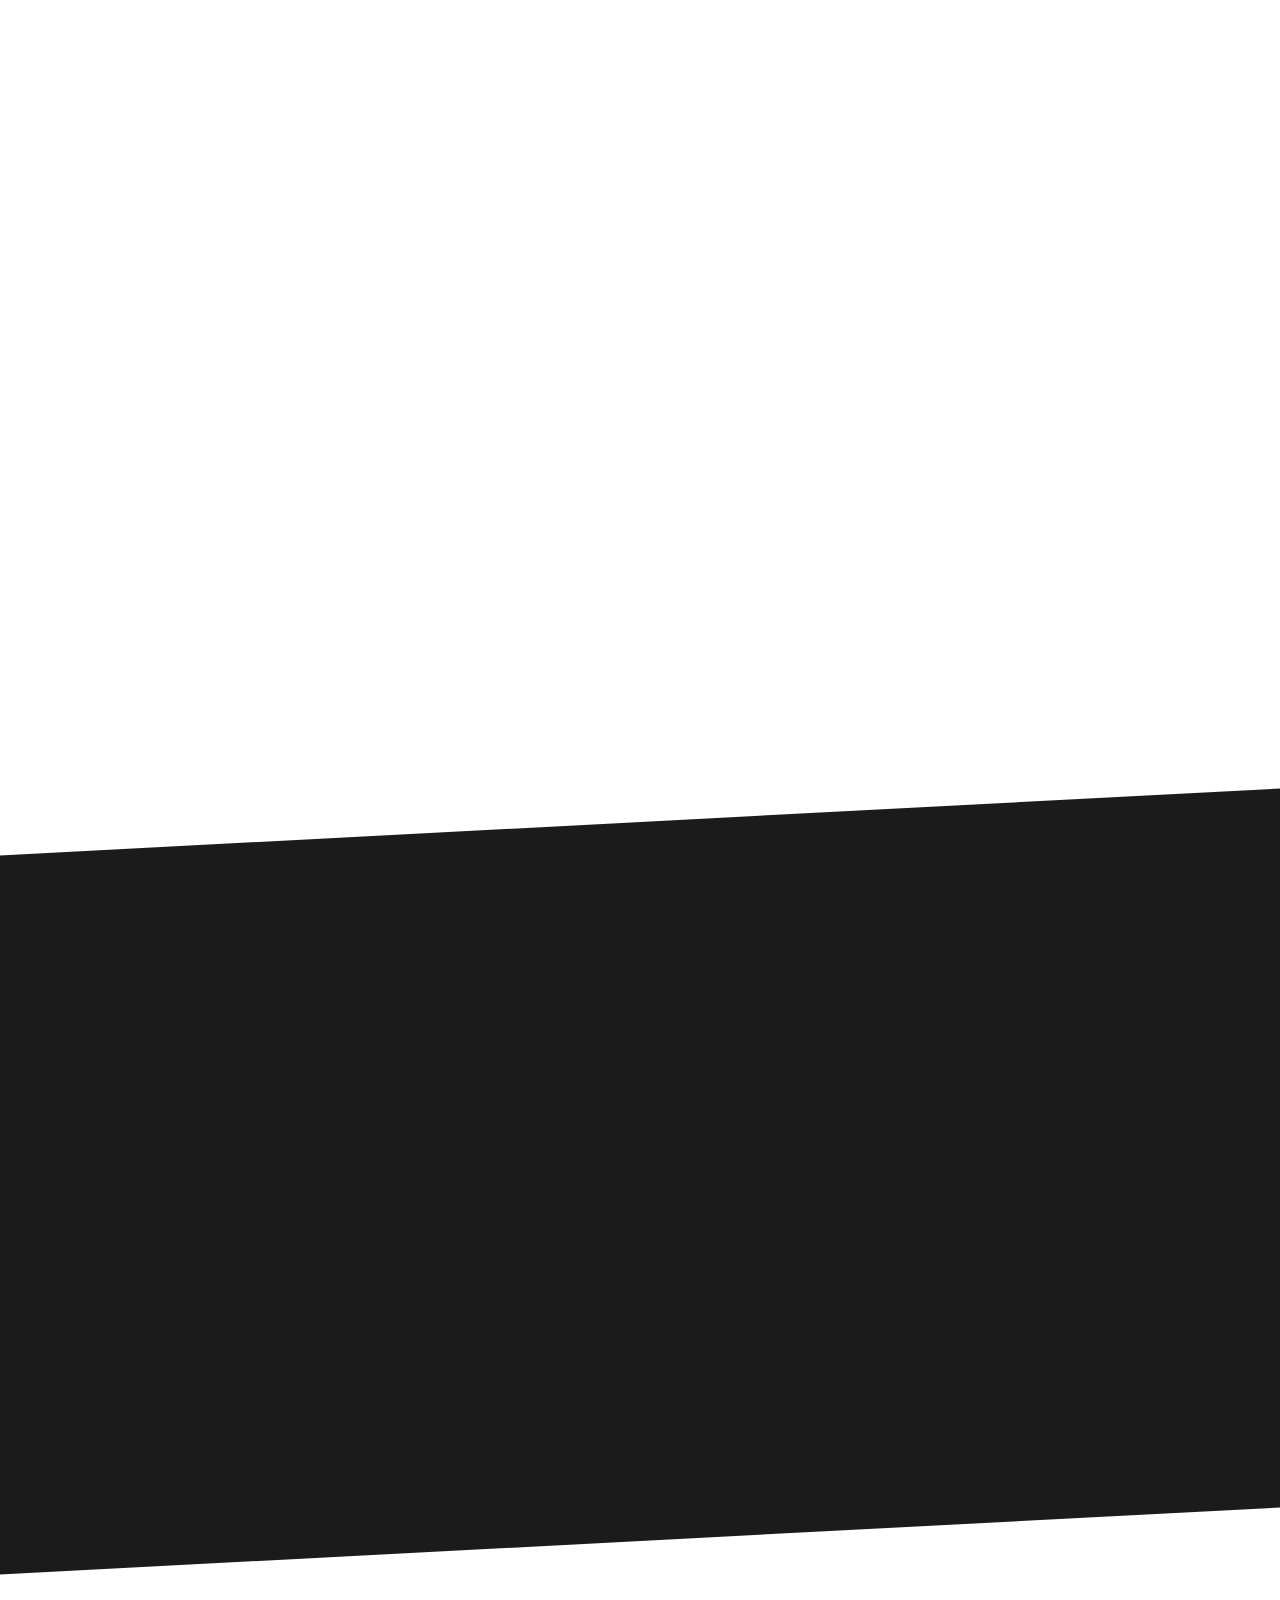
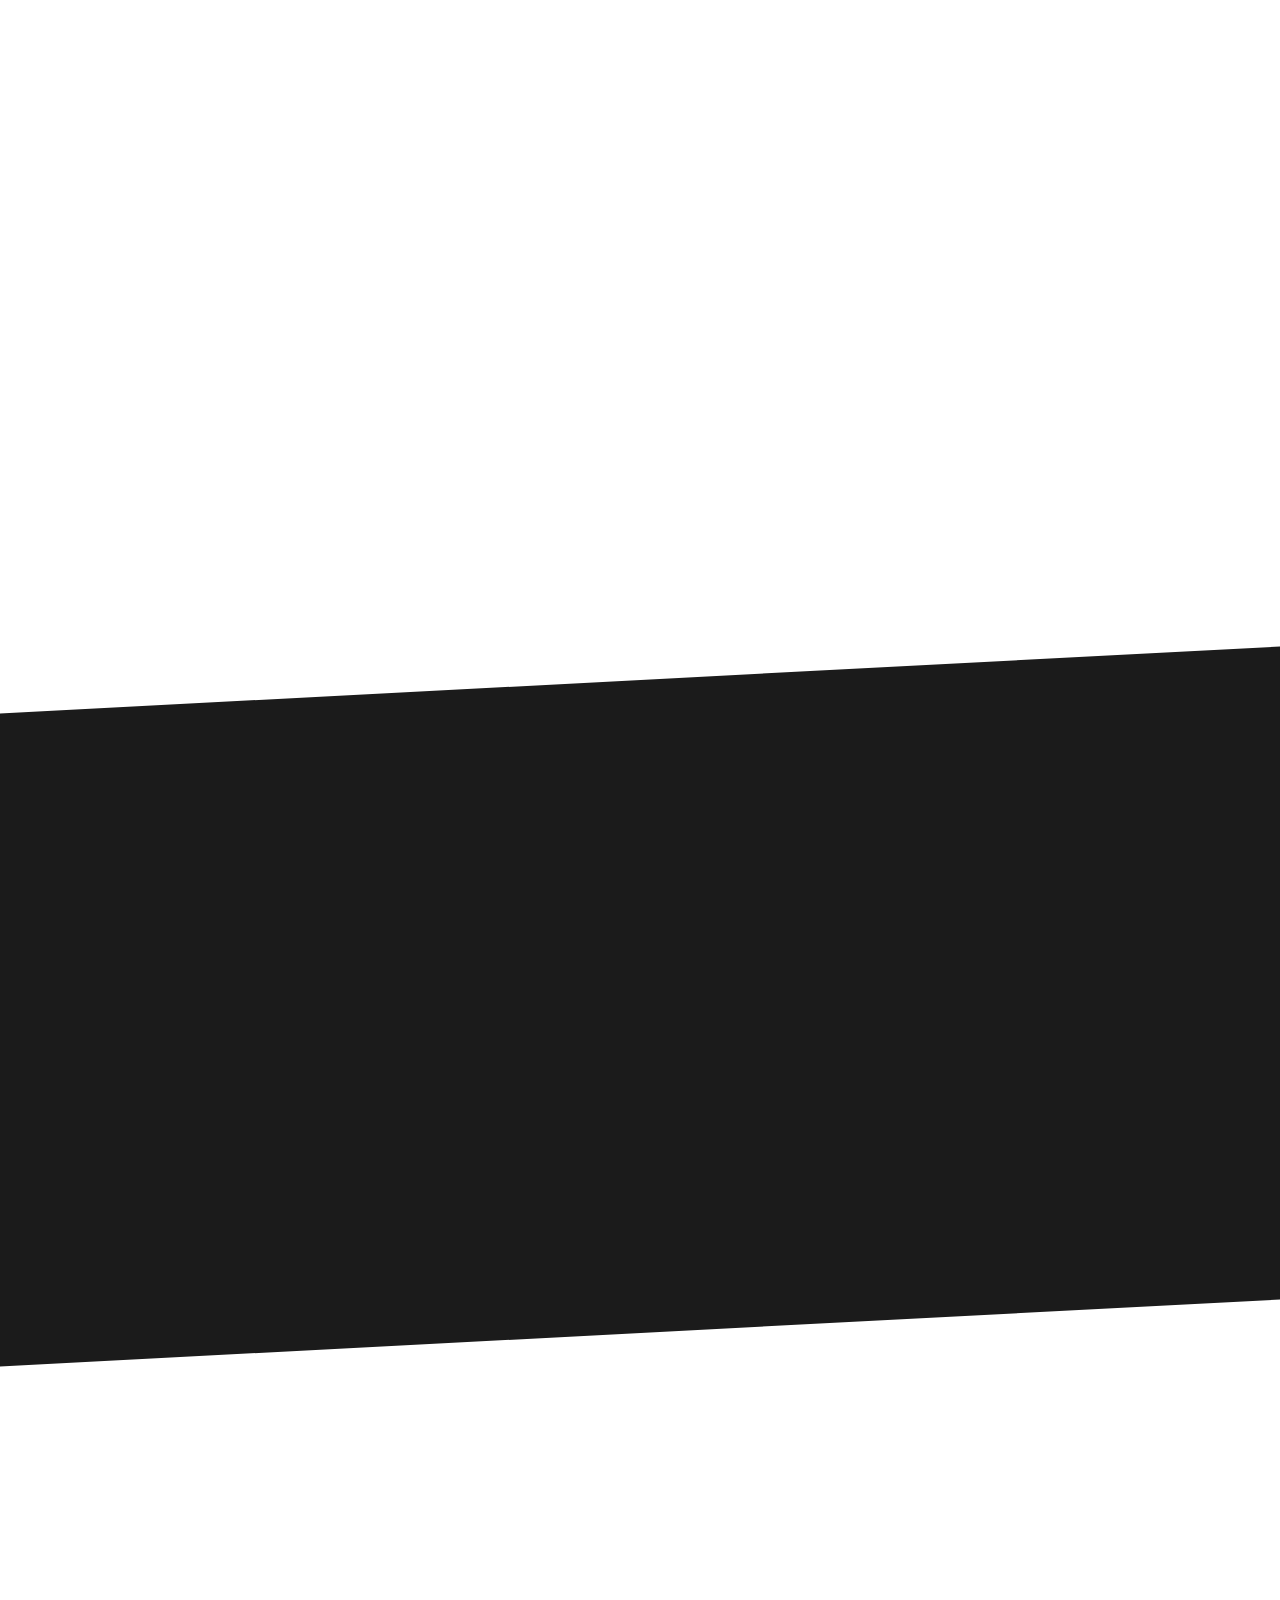
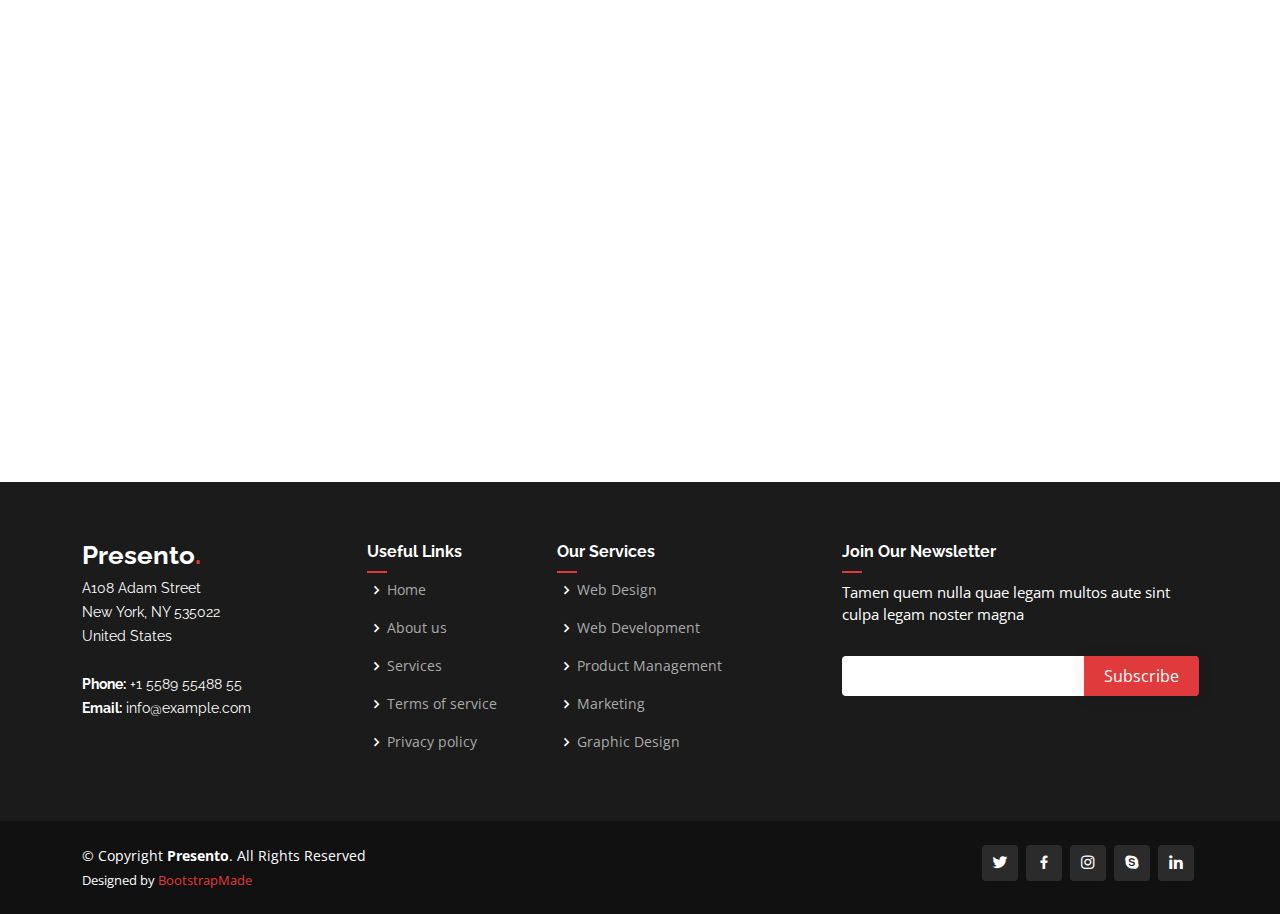
<file: index1.html>
<!DOCTYPE html>
<html lang="en">

<head>
  <meta charset="utf-8">
  <meta content="width=device-width, initial-scale=1.0" name="viewport">

  <title>Hamilton</title>
  <meta content="" name="description">
  <meta content="" name="keywords">

  <!-- Favicons -->
  <link href="assets/img/favicon.png" rel="icon">
  <link href="assets/img/apple-touch-icon.png" rel="apple-touch-icon">

  <!-- Google Fonts -->
  <link href="https://fonts.googleapis.com/css?family=Open+Sans:300,300i,400,400i,600,600i,700,700i|Raleway:300,300i,400,400i,500,500i,600,600i,700,700i|Poppins:300,300i,400,400i,500,500i,600,600i,700,700i" rel="stylesheet">

  <!-- Vendor CSS Files -->
  <link href="assets/vendor/aos/aos.css" rel="stylesheet">
  <link href="assets/vendor/bootstrap/css/bootstrap.min.css" rel="stylesheet">
  <link href="assets/vendor/bootstrap-icons/bootstrap-icons.css" rel="stylesheet">
  <link href="assets/vendor/boxicons/css/boxicons.min.css" rel="stylesheet">
  <link href="assets/vendor/glightbox/css/glightbox.min.css" rel="stylesheet">
  <link href="assets/vendor/remixicon/remixicon.css" rel="stylesheet">
  <link href="assets/vendor/swiper/swiper-bundle.min.css" rel="stylesheet">
  <link rel="preconnect" href="https://fonts.googleapis.com"><link rel="preconnect" href="https://fonts.gstatic.com" crossorigin><link href="https://fonts.googleapis.com/css2?family=Unica+One&display=swap" rel="stylesheet">

  <!-- Template Main CSS File -->
  <link href="assets/css/style.css" rel="stylesheet">
  <link rel="preconnect" href="https://fonts.googleapis.com"><link rel="preconnect" href="https://fonts.gstatic.com" crossorigin><link href="https://fonts.googleapis.com/css2?family=Unica+One&display=swap" rel="stylesheet">
  <style> @import url('https://fonts.googleapis.com/css2?family=Unica+One&display=swap'); </style>
  <!-- =======================================================
  * Template Name: Presento - v3.9.1
  * Template URL: https://bootstrapmade.com/presento-bootstrap-corporate-template/
  * Author: BootstrapMade.com
  * License: https://bootstrapmade.com/license/
  ======================================================== -->
</head>

<body>

  <!-- ======= Header ======= -->
  <header id="header" class="fixed-top d-flex align-items-center">
    <div class="container d-flex align-items-center">
      <!-- <h1 class="logo me-auto">
      </h1> -->
        <a href="index.html">
          <div style="margin-top:-60px;" >
            <img src="assets/img/hamilton-logo2.png" style="max-height:120px;zoom: 2;" /></div></a>
      
      
      <!-- Uncomment below if you prefer to use an image logo -->
      <!-- <a href="index.html" class="logo me-auto"><img src="assets/img/logo.png" alt=""></a>-->

      <!-- <nav id="navbar" class="navbar">
        <ul>
          <li><a class="nav-link scrollto active" href="#hero">Home</a></li>
          <li><a class="nav-link scrollto" href="#about">About</a></li>
          <li><a class="nav-link scrollto" href="#services">Services</a></li>
          <li><a class="nav-link scrollto " href="#portfolio">Portfolio</a></li>
          <li><a class="nav-link scrollto" href="#team">Team</a></li>
          <li><a href="blog.html">Blog</a></li> -->
          <!-- <li class="dropdown"><a href="#"><span>Drop Down</span> <i class="bi bi-chevron-down"></i></a>
            <ul>
              <li><a href="#">Drop Down 1</a></li>
              <li class="dropdown"><a href="#"><span>Deep Drop Down</span> <i class="bi bi-chevron-right"></i></a>
                <ul>
                  <li><a href="#">Deep Drop Down 1</a></li>
                  <li><a href="#">Deep Drop Down 2</a></li>
                  <li><a href="#">Deep Drop Down 3</a></li>
                  <li><a href="#">Deep Drop Down 4</a></li>
                  <li><a href="#">Deep Drop Down 5</a></li>
                </ul>
              </li>
              <li><a href="#">Drop Down 2</a></li>
              <li><a href="#">Drop Down 3</a></li>
              <li><a href="#">Drop Down 4</a></li>
            </ul>
          </li> -->
          <!-- <li><a class="nav-link scrollto" href="#contact">Contact</a></li> -->
        <!-- </ul>
        <i class="bi bi-list mobile-nav-toggle"></i>
      </nav> -->
      <!-- .navbar -->

      <!-- <a href="#about" class="get-started-btn scrollto">Contact</a> -->
    </div>
  </header><!-- End Header -->

  <!-- ======= Hero Section ======= -->
  <section id="hero" class="d-flex align-items-center">

    <div class="container" data-aos="zoom-out" data-aos-delay="60">
      <div class="row">
        <div class="col-xl-12">
          <!-- <h1>Prevent.Detect.</h1> -->
          <h1 style="text-align:center;font-weight: bold;font-family: 'Unica One', cursive;">
            
            WE ARE GEARING UP TO PROTECT THE MOST CRITICAL INFRASTRUCTURES.
          
          </h1>
          
          <!-- <h1>Respond.Heal.</h1>
          <h1></h1>
          <h2>Reduce risk and harden security with the Darktrace Cyber AI Loop.</h2> -->
          <!-- <a href="#about" class="btn-get-started scrollto">Contact Us</a> -->
        </div>
      </div>
    </div>

  </section><!-- End Hero -->

  <main id="main">

    <!-- ======= Clients Section ======= -->
    <section id="clients" class="clients">
      <div class="container" data-aos="zoom-in">

        <div class="clients-slider swiper">
          <div class="swiper-wrapper align-items-center">
            <div class="swiper-slide"><img src="assets/img/clients/client-1.png" class="img-fluid" alt=""></div>
            <div class="swiper-slide"><img src="assets/img/clients/client-2.png" class="img-fluid" alt=""></div>
            <div class="swiper-slide"><img src="assets/img/clients/client-3.png" class="img-fluid" alt=""></div>
            <div class="swiper-slide"><img src="assets/img/clients/client-4.png" class="img-fluid" alt=""></div>
            <div class="swiper-slide"><img src="assets/img/clients/client-5.png" class="img-fluid" alt=""></div>
            <div class="swiper-slide"><img src="assets/img/clients/client-6.png" class="img-fluid" alt=""></div>
            <div class="swiper-slide"><img src="assets/img/clients/client-7.png" class="img-fluid" alt=""></div>
            <div class="swiper-slide"><img src="assets/img/clients/client-8.png" class="img-fluid" alt=""></div>
          </div>
          <div class="swiper-pagination"></div>
        </div>

      </div>
    </section><!-- End Clients Section -->

    <!-- ======= About Section ======= -->
    <section id="about" class="about section-bg">
      <div class="container" data-aos="fade-up">

        <div class="row no-gutters">
          <div class="content col-xl-5 d-flex align-items-stretch">
            <div class="content">
              <h3>Voluptatem dignissimos provident quasi</h3>
              <p>
                Lorem ipsum dolor sit amet, consectetur adipiscing elit, sed do eiusmod tempor incididunt ut labore et dolore magna aliqua. Duis aute irure dolor in reprehenderit
              </p>
              <a href="#" class="about-btn"><span>About us</span> <i class="bx bx-chevron-right"></i></a>
            </div>
          </div>
          <div class="col-xl-7 d-flex align-items-stretch">
            <div class="icon-boxes d-flex flex-column justify-content-center">
              <div class="row">
                <div class="col-md-6 icon-box" data-aos="fade-up" data-aos-delay="100">
                  <i class="bx bx-receipt"></i>
                  <h4>Corporis voluptates sit</h4>
                  <p>Consequuntur sunt aut quasi enim aliquam quae harum pariatur laboris nisi ut aliquip</p>
                </div>
                <div class="col-md-6 icon-box" data-aos="fade-up" data-aos-delay="200">
                  <i class="bx bx-cube-alt"></i>
                  <h4>Ullamco laboris nisi</h4>
                  <p>Excepteur sint occaecat cupidatat non proident, sunt in culpa qui officia deserunt</p>
                </div>
                <div class="col-md-6 icon-box" data-aos="fade-up" data-aos-delay="300">
                  <i class="bx bx-images"></i>
                  <h4>Labore consequatur</h4>
                  <p>Aut suscipit aut cum nemo deleniti aut omnis. Doloribus ut maiores omnis facere</p>
                </div>
                <div class="col-md-6 icon-box" data-aos="fade-up" data-aos-delay="400">
                  <i class="bx bx-shield"></i>
                  <h4>Beatae veritatis</h4>
                  <p>Expedita veritatis consequuntur nihil tempore laudantium vitae denat pacta</p>
                </div>
              </div>
            </div><!-- End .content-->
          </div>
        </div>

      </div>
    </section><!-- End About Section -->

    <!-- ======= Counts Section ======= -->
    <section id="counts" class="counts">
      <div class="container" data-aos="fade-up">

        <div class="row">

          <div class="col-lg-3 col-md-6">
            <div class="count-box">
              <i class="bi bi-emoji-smile"></i>
              <span data-purecounter-start="0" data-purecounter-end="232" data-purecounter-duration="1" class="purecounter"></span>
              <p>Happy Clients</p>
            </div>
          </div>

          <div class="col-lg-3 col-md-6 mt-5 mt-md-0">
            <div class="count-box">
              <i class="bi bi-journal-richtext"></i>
              <span data-purecounter-start="0" data-purecounter-end="521" data-purecounter-duration="1" class="purecounter"></span>
              <p>Projects</p>
            </div>
          </div>

          <div class="col-lg-3 col-md-6 mt-5 mt-lg-0">
            <div class="count-box">
              <i class="bi bi-headset"></i>
              <span data-purecounter-start="0" data-purecounter-end="1463" data-purecounter-duration="1" class="purecounter"></span>
              <p>Hours Of Support</p>
            </div>
          </div>

          <div class="col-lg-3 col-md-6 mt-5 mt-lg-0">
            <div class="count-box">
              <i class="bi bi-people"></i>
              <span data-purecounter-start="0" data-purecounter-end="15" data-purecounter-duration="1" class="purecounter"></span>
              <p>Hard Workers</p>
            </div>
          </div>

        </div>

      </div>
    </section><!-- End Counts Section -->

    <!-- ======= Tabs Section ======= -->
    <section id="tabs" class="tabs">
      <div class="container" data-aos="fade-up">

        <ul class="nav nav-tabs row d-flex">
          <li class="nav-item col-3">
            <a class="nav-link active show" data-bs-toggle="tab" data-bs-target="#tab-1">
              <i class="ri-gps-line"></i>
              <h4 class="d-none d-lg-block">Modi sit est dela pireda nest</h4>
            </a>
          </li>
          <li class="nav-item col-3">
            <a class="nav-link" data-bs-toggle="tab" data-bs-target="#tab-2">
              <i class="ri-body-scan-line"></i>
              <h4 class="d-none d-lg-block">Unde praesenti mara setra le</h4>
            </a>
          </li>
          <li class="nav-item col-3">
            <a class="nav-link" data-bs-toggle="tab" data-bs-target="#tab-3">
              <i class="ri-sun-line"></i>
              <h4 class="d-none d-lg-block">Pariatur explica nitro dela</h4>
            </a>
          </li>
          <li class="nav-item col-3">
            <a class="nav-link" data-bs-toggle="tab" data-bs-target="#tab-4">
              <i class="ri-store-line"></i>
              <h4 class="d-none d-lg-block">Nostrum qui dile node</h4>
            </a>
          </li>
        </ul>

        <div class="tab-content">
          <div class="tab-pane active show" id="tab-1">
            <div class="row">
              <div class="col-lg-6 order-2 order-lg-1 mt-3 mt-lg-0" data-aos="fade-up" data-aos-delay="100">
                <h3>Voluptatem dignissimos provident quasi corporis voluptates sit assumenda.</h3>
                <p class="fst-italic">
                  Lorem ipsum dolor sit amet, consectetur adipiscing elit, sed do eiusmod tempor incididunt ut labore et dolore
                  magna aliqua.
                </p>
                <ul>
                  <li><i class="ri-check-double-line"></i> Ullamco laboris nisi ut aliquip ex ea commodo consequat.</li>
                  <li><i class="ri-check-double-line"></i> Duis aute irure dolor in reprehenderit in voluptate velit.</li>
                  <li><i class="ri-check-double-line"></i> Ullamco laboris nisi ut aliquip ex ea commodo consequat. Duis aute irure dolor in reprehenderit in voluptate trideta storacalaperda mastiro dolore eu fugiat nulla pariatur.</li>
                </ul>
                <p>
                  Ullamco laboris nisi ut aliquip ex ea commodo consequat. Duis aute irure dolor in reprehenderit in voluptate
                  velit esse cillum dolore eu fugiat nulla pariatur. Excepteur sint occaecat cupidatat non proident, sunt in
                  culpa qui officia deserunt mollit anim id est laborum
                </p>
              </div>
              <div class="col-lg-6 order-1 order-lg-2 text-center" data-aos="fade-up" data-aos-delay="200">
                <img src="assets/img/tabs-1.jpg" alt="" class="img-fluid">
              </div>
            </div>
          </div>
          <div class="tab-pane" id="tab-2">
            <div class="row">
              <div class="col-lg-6 order-2 order-lg-1 mt-3 mt-lg-0">
                <h3>Neque exercitationem debitis soluta quos debitis quo mollitia officia est</h3>
                <p>
                  Ullamco laboris nisi ut aliquip ex ea commodo consequat. Duis aute irure dolor in reprehenderit in voluptate
                  velit esse cillum dolore eu fugiat nulla pariatur. Excepteur sint occaecat cupidatat non proident, sunt in
                  culpa qui officia deserunt mollit anim id est laborum
                </p>
                <p class="fst-italic">
                  Lorem ipsum dolor sit amet, consectetur adipiscing elit, sed do eiusmod tempor incididunt ut labore et dolore
                  magna aliqua.
                </p>
                <ul>
                  <li><i class="ri-check-double-line"></i> Ullamco laboris nisi ut aliquip ex ea commodo consequat.</li>
                  <li><i class="ri-check-double-line"></i> Duis aute irure dolor in reprehenderit in voluptate velit.</li>
                  <li><i class="ri-check-double-line"></i> Provident mollitia neque rerum asperiores dolores quos qui a. Ipsum neque dolor voluptate nisi sed.</li>
                  <li><i class="ri-check-double-line"></i> Ullamco laboris nisi ut aliquip ex ea commodo consequat. Duis aute irure dolor in reprehenderit in voluptate trideta storacalaperda mastiro dolore eu fugiat nulla pariatur.</li>
                </ul>
              </div>
              <div class="col-lg-6 order-1 order-lg-2 text-center">
                <img src="assets/img/tabs-2.jpg" alt="" class="img-fluid">
              </div>
            </div>
          </div>
          <div class="tab-pane" id="tab-3">
            <div class="row">
              <div class="col-lg-6 order-2 order-lg-1 mt-3 mt-lg-0">
                <h3>Voluptatibus commodi ut accusamus ea repudiandae ut autem dolor ut assumenda</h3>
                <p>
                  Ullamco laboris nisi ut aliquip ex ea commodo consequat. Duis aute irure dolor in reprehenderit in voluptate
                  velit esse cillum dolore eu fugiat nulla pariatur. Excepteur sint occaecat cupidatat non proident, sunt in
                  culpa qui officia deserunt mollit anim id est laborum
                </p>
                <ul>
                  <li><i class="ri-check-double-line"></i> Ullamco laboris nisi ut aliquip ex ea commodo consequat.</li>
                  <li><i class="ri-check-double-line"></i> Duis aute irure dolor in reprehenderit in voluptate velit.</li>
                  <li><i class="ri-check-double-line"></i> Provident mollitia neque rerum asperiores dolores quos qui a. Ipsum neque dolor voluptate nisi sed.</li>
                </ul>
                <p class="fst-italic">
                  Lorem ipsum dolor sit amet, consectetur adipiscing elit, sed do eiusmod tempor incididunt ut labore et dolore
                  magna aliqua.
                </p>
              </div>
              <div class="col-lg-6 order-1 order-lg-2 text-center">
                <img src="assets/img/tabs-3.jpg" alt="" class="img-fluid">
              </div>
            </div>
          </div>
          <div class="tab-pane" id="tab-4">
            <div class="row">
              <div class="col-lg-6 order-2 order-lg-1 mt-3 mt-lg-0">
                <h3>Omnis fugiat ea explicabo sunt dolorum asperiores sequi inventore rerum</h3>
                <p>
                  Ullamco laboris nisi ut aliquip ex ea commodo consequat. Duis aute irure dolor in reprehenderit in voluptate
                  velit esse cillum dolore eu fugiat nulla pariatur. Excepteur sint occaecat cupidatat non proident, sunt in
                  culpa qui officia deserunt mollit anim id est laborum
                </p>
                <p class="fst-italic">
                  Lorem ipsum dolor sit amet, consectetur adipiscing elit, sed do eiusmod tempor incididunt ut labore et dolore
                  magna aliqua.
                </p>
                <ul>
                  <li><i class="ri-check-double-line"></i> Ullamco laboris nisi ut aliquip ex ea commodo consequat.</li>
                  <li><i class="ri-check-double-line"></i> Duis aute irure dolor in reprehenderit in voluptate velit.</li>
                  <li><i class="ri-check-double-line"></i> Ullamco laboris nisi ut aliquip ex ea commodo consequat. Duis aute irure dolor in reprehenderit in voluptate trideta storacalaperda mastiro dolore eu fugiat nulla pariatur.</li>
                </ul>
              </div>
              <div class="col-lg-6 order-1 order-lg-2 text-center">
                <img src="assets/img/tabs-4.jpg" alt="" class="img-fluid">
              </div>
            </div>
          </div>
        </div>

      </div>
    </section><!-- End Tabs Section -->

    <!-- ======= Services Section ======= -->
    <section id="services" class="services section-bg ">
      <div class="container" data-aos="fade-up">

        <div class="section-title">
          <h2>Services</h2>
          <p>Magnam dolores commodi suscipit. Necessitatibus eius consequatur ex aliquid fuga eum quidem. Sit sint consectetur velit. Quisquam quos quisquam cupiditate. Et nemo qui impedit suscipit alias ea.</p>
        </div>

        <div class="row">
          <div class="col-md-6">
            <div class="icon-box" data-aos="fade-up" data-aos-delay="100">
              <i class="bi bi-briefcase"></i>
              <h4><a href="#">Lorem Ipsum</a></h4>
              <p>Voluptatum deleniti atque corrupti quos dolores et quas molestias excepturi sint occaecati cupiditate non provident</p>
            </div>
          </div>
          <div class="col-md-6 mt-4 mt-md-0">
            <div class="icon-box" data-aos="fade-up" data-aos-delay="200">
              <i class="bi bi-card-checklist"></i>
              <h4><a href="#">Dolor Sitema</a></h4>
              <p>Minim veniam, quis nostrud exercitation ullamco laboris nisi ut aliquip ex ea commodo consequat tarad limino ata</p>
            </div>
          </div>
          <div class="col-md-6 mt-4 mt-md-0">
            <div class="icon-box" data-aos="fade-up" data-aos-delay="300">
              <i class="bi bi-bar-chart"></i>
              <h4><a href="#">Sed ut perspiciatis</a></h4>
              <p>Duis aute irure dolor in reprehenderit in voluptate velit esse cillum dolore eu fugiat nulla pariatur</p>
            </div>
          </div>
          <div class="col-md-6 mt-4 mt-md-0">
            <div class="icon-box" data-aos="fade-up" data-aos-delay="400">
              <i class="bi bi-binoculars"></i>
              <h4><a href="#">Nemo Enim</a></h4>
              <p>Excepteur sint occaecat cupidatat non proident, sunt in culpa qui officia deserunt mollit anim id est laborum</p>
            </div>
          </div>
          <div class="col-md-6 mt-4 mt-md-0">
            <div class="icon-box" data-aos="fade-up" data-aos-delay="500">
              <i class="bi bi-brightness-high"></i>
              <h4><a href="#">Magni Dolore</a></h4>
              <p>At vero eos et accusamus et iusto odio dignissimos ducimus qui blanditiis praesentium voluptatum deleniti atque</p>
            </div>
          </div>
          <div class="col-md-6 mt-4 mt-md-0">
            <div class="icon-box" data-aos="fade-up" data-aos-delay="600">
              <i class="bi bi-calendar4-week"></i>
              <h4><a href="#">Eiusmod Tempor</a></h4>
              <p>Et harum quidem rerum facilis est et expedita distinctio. Nam libero tempore, cum soluta nobis est eligendi</p>
            </div>
          </div>
        </div>

      </div>
    </section><!-- End Services Section -->

    <!-- ======= Portfolio Section ======= -->
    <section id="portfolio" class="portfolio">
      <div class="container" data-aos="fade-up">

        <div class="section-title">
          <h2>Portfolio</h2>
          <p>Magnam dolores commodi suscipit. Necessitatibus eius consequatur ex aliquid fuga eum quidem. Sit sint consectetur velit. Quisquam quos quisquam cupiditate. Et nemo qui impedit suscipit alias ea.</p>
        </div>

        <div class="row" data-aos="fade-up" data-aos-delay="100">
          <div class="col-lg-12 d-flex justify-content-center">
            <ul id="portfolio-flters">
              <li data-filter="*" class="filter-active">All</li>
              <li data-filter=".filter-app">App</li>
              <li data-filter=".filter-card">Card</li>
              <li data-filter=".filter-web">Web</li>
            </ul>
          </div>
        </div>

        <div class="row portfolio-container" data-aos="fade-up" data-aos-delay="200">

          <div class="col-lg-4 col-md-6 portfolio-item filter-app">
            <div class="portfolio-wrap">
              <img src="assets/img/portfolio/portfolio-1.jpg" class="img-fluid" alt="">
              <div class="portfolio-info">
                <h4>App 1</h4>
                <p>App</p>
                <div class="portfolio-links">
                  <a href="assets/img/portfolio/portfolio-1.jpg" data-gallery="portfolioGallery" class="portfolio-lightbox" title="App 1"><i class="bx bx-plus"></i></a>
                  <a href="portfolio-details.html" title="More Details"><i class="bx bx-link"></i></a>
                </div>
              </div>
            </div>
          </div>

          <div class="col-lg-4 col-md-6 portfolio-item filter-web">
            <div class="portfolio-wrap">
              <img src="assets/img/portfolio/portfolio-2.jpg" class="img-fluid" alt="">
              <div class="portfolio-info">
                <h4>Web 3</h4>
                <p>Web</p>
                <div class="portfolio-links">
                  <a href="assets/img/portfolio/portfolio-2.jpg" data-gallery="portfolioGallery" class="portfolio-lightbox" title="Web 3"><i class="bx bx-plus"></i></a>
                  <a href="portfolio-details.html" title="More Details"><i class="bx bx-link"></i></a>
                </div>
              </div>
            </div>
          </div>

          <div class="col-lg-4 col-md-6 portfolio-item filter-app">
            <div class="portfolio-wrap">
              <img src="assets/img/portfolio/portfolio-3.jpg" class="img-fluid" alt="">
              <div class="portfolio-info">
                <h4>App 2</h4>
                <p>App</p>
                <div class="portfolio-links">
                  <a href="assets/img/portfolio/portfolio-3.jpg" data-gallery="portfolioGallery" class="portfolio-lightbox" title="App 2"><i class="bx bx-plus"></i></a>
                  <a href="portfolio-details.html" title="More Details"><i class="bx bx-link"></i></a>
                </div>
              </div>
            </div>
          </div>

          <div class="col-lg-4 col-md-6 portfolio-item filter-card">
            <div class="portfolio-wrap">
              <img src="assets/img/portfolio/portfolio-4.jpg" class="img-fluid" alt="">
              <div class="portfolio-info">
                <h4>Card 2</h4>
                <p>Card</p>
                <div class="portfolio-links">
                  <a href="assets/img/portfolio/portfolio-4.jpg" data-gallery="portfolioGallery" class="portfolio-lightbox" title="Card 2"><i class="bx bx-plus"></i></a>
                  <a href="portfolio-details.html" title="More Details"><i class="bx bx-link"></i></a>
                </div>
              </div>
            </div>
          </div>

          <div class="col-lg-4 col-md-6 portfolio-item filter-web">
            <div class="portfolio-wrap">
              <img src="assets/img/portfolio/portfolio-5.jpg" class="img-fluid" alt="">
              <div class="portfolio-info">
                <h4>Web 2</h4>
                <p>Web</p>
                <div class="portfolio-links">
                  <a href="assets/img/portfolio/portfolio-5.jpg" data-gallery="portfolioGallery" class="portfolio-lightbox" title="Web 2"><i class="bx bx-plus"></i></a>
                  <a href="portfolio-details.html" title="More Details"><i class="bx bx-link"></i></a>
                </div>
              </div>
            </div>
          </div>

          <div class="col-lg-4 col-md-6 portfolio-item filter-app">
            <div class="portfolio-wrap">
              <img src="assets/img/portfolio/portfolio-6.jpg" class="img-fluid" alt="">
              <div class="portfolio-info">
                <h4>App 3</h4>
                <p>App</p>
                <div class="portfolio-links">
                  <a href="assets/img/portfolio/portfolio-6.jpg" data-gallery="portfolioGallery" class="portfolio-lightbox" title="App 3"><i class="bx bx-plus"></i></a>
                  <a href="portfolio-details.html" title="More Details"><i class="bx bx-link"></i></a>
                </div>
              </div>
            </div>
          </div>

          <div class="col-lg-4 col-md-6 portfolio-item filter-card">
            <div class="portfolio-wrap">
              <img src="assets/img/portfolio/portfolio-7.jpg" class="img-fluid" alt="">
              <div class="portfolio-info">
                <h4>Card 1</h4>
                <p>Card</p>
                <div class="portfolio-links">
                  <a href="assets/img/portfolio/portfolio-7.jpg" data-gallery="portfolioGallery" class="portfolio-lightbox" title="Card 1"><i class="bx bx-plus"></i></a>
                  <a href="portfolio-details.html" title="More Details"><i class="bx bx-link"></i></a>
                </div>
              </div>
            </div>
          </div>

          <div class="col-lg-4 col-md-6 portfolio-item filter-card">
            <div class="portfolio-wrap">
              <img src="assets/img/portfolio/portfolio-8.jpg" class="img-fluid" alt="">
              <div class="portfolio-info">
                <h4>Card 3</h4>
                <p>Card</p>
                <div class="portfolio-links">
                  <a href="assets/img/portfolio/portfolio-8.jpg" data-gallery="portfolioGallery" class="portfolio-lightbox" title="Card 3"><i class="bx bx-plus"></i></a>
                  <a href="portfolio-details.html" title="More Details"><i class="bx bx-link"></i></a>
                </div>
              </div>
            </div>
          </div>

          <div class="col-lg-4 col-md-6 portfolio-item filter-web">
            <div class="portfolio-wrap">
              <img src="assets/img/portfolio/portfolio-9.jpg" class="img-fluid" alt="">
              <div class="portfolio-info">
                <h4>Web 3</h4>
                <p>Web</p>
                <div class="portfolio-links">
                  <a href="assets/img/portfolio/portfolio-9.jpg" data-gallery="portfolioGallery" class="portfolio-lightbox" title="Web 3"><i class="bx bx-plus"></i></a>
                  <a href="portfolio-details.html" title="More Details"><i class="bx bx-link"></i></a>
                </div>
              </div>
            </div>
          </div>

        </div>

      </div>
    </section><!-- End Portfolio Section -->

    <!-- ======= Testimonials Section ======= -->
    <section id="testimonials" class="testimonials">
      <div class="container" data-aos="fade-up">
        <div class="section-title">
          <h2>Testimonials</h2>
          <p>Magnam dolores commodi suscipit. Necessitatibus eius consequatur ex aliquid fuga eum quidem. Sit sint consectetur velit. Quisquam quos quisquam cupiditate. Et nemo qui impedit suscipit alias ea.</p>
        </div>

        <div class="testimonials-slider swiper" data-aos="fade-up" data-aos-delay="100">
          <div class="swiper-wrapper">

            <div class="swiper-slide">
              <div class="testimonial-wrap">
                <div class="testimonial-item">
                  <img src="assets/img/testimonials/testimonials-1.jpg" class="testimonial-img" alt="">
                  <h3>Saul Goodman</h3>
                  <h4>Ceo &amp; Founder</h4>
                  <p>
                    <i class="bx bxs-quote-alt-left quote-icon-left"></i>
                    Proin iaculis purus consequat sem cure digni ssim donec porttitora entum suscipit rhoncus. Accusantium quam, ultricies eget id, aliquam eget nibh et. Maecen aliquam, risus at semper.
                    <i class="bx bxs-quote-alt-right quote-icon-right"></i>
                  </p>
                </div>
              </div>
            </div><!-- End testimonial item -->

            <div class="swiper-slide">
              <div class="testimonial-wrap">
                <div class="testimonial-item">
                  <img src="assets/img/testimonials/testimonials-2.jpg" class="testimonial-img" alt="">
                  <h3>Sara Wilsson</h3>
                  <h4>Designer</h4>
                  <p>
                    <i class="bx bxs-quote-alt-left quote-icon-left"></i>
                    Export tempor illum tamen malis malis eram quae irure esse labore quem cillum quid cillum eram malis quorum velit fore eram velit sunt aliqua noster fugiat irure amet legam anim culpa.
                    <i class="bx bxs-quote-alt-right quote-icon-right"></i>
                  </p>
                </div>
              </div>
            </div><!-- End testimonial item -->

            <div class="swiper-slide">
              <div class="testimonial-wrap">
                <div class="testimonial-item">
                  <img src="assets/img/testimonials/testimonials-3.jpg" class="testimonial-img" alt="">
                  <h3>Jena Karlis</h3>
                  <h4>Store Owner</h4>
                  <p>
                    <i class="bx bxs-quote-alt-left quote-icon-left"></i>
                    Enim nisi quem export duis labore cillum quae magna enim sint quorum nulla quem veniam duis minim tempor labore quem eram duis noster aute amet eram fore quis sint minim.
                    <i class="bx bxs-quote-alt-right quote-icon-right"></i>
                  </p>
                </div>
              </div>
            </div><!-- End testimonial item -->

            <div class="swiper-slide">
              <div class="testimonial-wrap">
                <div class="testimonial-item">
                  <img src="assets/img/testimonials/testimonials-4.jpg" class="testimonial-img" alt="">
                  <h3>Matt Brandon</h3>
                  <h4>Freelancer</h4>
                  <p>
                    <i class="bx bxs-quote-alt-left quote-icon-left"></i>
                    Fugiat enim eram quae cillum dolore dolor amet nulla culpa multos export minim fugiat minim velit minim dolor enim duis veniam ipsum anim magna sunt elit fore quem dolore labore illum veniam.
                    <i class="bx bxs-quote-alt-right quote-icon-right"></i>
                  </p>
                </div>
              </div>
            </div><!-- End testimonial item -->

            <div class="swiper-slide">
              <div class="testimonial-wrap">
                <div class="testimonial-item">
                  <img src="assets/img/testimonials/testimonials-5.jpg" class="testimonial-img" alt="">
                  <h3>John Larson</h3>
                  <h4>Entrepreneur</h4>
                  <p>
                    <i class="bx bxs-quote-alt-left quote-icon-left"></i>
                    Quis quorum aliqua sint quem legam fore sunt eram irure aliqua veniam tempor noster veniam enim culpa labore duis sunt culpa nulla illum cillum fugiat esse veniam culpa fore nisi cillum quid.
                    <i class="bx bxs-quote-alt-right quote-icon-right"></i>
                  </p>
                </div>
              </div>
            </div><!-- End testimonial item -->

          </div>
          <div class="swiper-pagination"></div>
        </div>

      </div>
    </section><!-- End Testimonials Section -->

    <!-- ======= Pricing Section ======= -->
    <section id="pricing" class="pricing section-bg">
      <div class="container" data-aos="fade-up">

        <div class="section-title">
          <h2>Pricing</h2>
          <p>Magnam dolores commodi suscipit. Necessitatibus eius consequatur ex aliquid fuga eum quidem. Sit sint consectetur velit. Quisquam quos quisquam cupiditate. Et nemo qui impedit suscipit alias ea.</p>
        </div>

        <div class="row">

          <div class="col-lg-4 col-md-6">
            <div class="box" data-aos="fade-up" data-aos-delay="100">
              <h3>Free</h3>
              <h4><sup>$</sup>0<span> / month</span></h4>
              <ul>
                <li>Aida dere</li>
                <li>Nec feugiat nisl</li>
                <li>Nulla at volutpat dola</li>
                <li class="na">Pharetra massa</li>
                <li class="na">Massa ultricies mi</li>
              </ul>
              <div class="btn-wrap">
                <a href="#" class="btn-buy">Buy Now</a>
              </div>
            </div>
          </div>

          <div class="col-lg-4 col-md-6 mt-4 mt-md-0">
            <div class="box featured" data-aos="fade-up" data-aos-delay="200">
              <h3>Business</h3>
              <h4><sup>$</sup>19<span> / month</span></h4>
              <ul>
                <li>Aida dere</li>
                <li>Nec feugiat nisl</li>
                <li>Nulla at volutpat dola</li>
                <li>Pharetra massa</li>
                <li class="na">Massa ultricies mi</li>
              </ul>
              <div class="btn-wrap">
                <a href="#" class="btn-buy">Buy Now</a>
              </div>
            </div>
          </div>

          <div class="col-lg-4 col-md-6 mt-4 mt-lg-0">
            <div class="box" data-aos="fade-up" data-aos-delay="300">
              <h3>Developer</h3>
              <h4><sup>$</sup>29<span> / month</span></h4>
              <ul>
                <li>Aida dere</li>
                <li>Nec feugiat nisl</li>
                <li>Nulla at volutpat dola</li>
                <li>Pharetra massa</li>
                <li>Massa ultricies mi</li>
              </ul>
              <div class="btn-wrap">
                <a href="#" class="btn-buy">Buy Now</a>
              </div>
            </div>
          </div>

        </div>

      </div>
    </section><!-- End Pricing Section -->

    <!-- ======= Frequently Asked Questions Section ======= -->
    <section id="faq" class="faq">
      <div class="container" data-aos="fade-up">

        <div class="section-title">
          <h2>Frequently Asked Questions</h2>
        </div>

        <ul class="faq-list accordion" data-aos="fade-up">

          <li>
            <a data-bs-toggle="collapse" class="collapsed" data-bs-target="#faq1">Non consectetur a erat nam at lectus urna duis? <i class="bx bx-chevron-down icon-show"></i><i class="bx bx-x icon-close"></i></a>
            <div id="faq1" class="collapse" data-bs-parent=".faq-list">
              <p>
                Feugiat pretium nibh ipsum consequat. Tempus iaculis urna id volutpat lacus laoreet non curabitur gravida. Venenatis lectus magna fringilla urna porttitor rhoncus dolor purus non.
              </p>
            </div>
          </li>

          <li>
            <a data-bs-toggle="collapse" data-bs-target="#faq2" class="collapsed">Feugiat scelerisque varius morbi enim nunc faucibus a pellentesque? <i class="bx bx-chevron-down icon-show"></i><i class="bx bx-x icon-close"></i></a>
            <div id="faq2" class="collapse" data-bs-parent=".faq-list">
              <p>
                Dolor sit amet consectetur adipiscing elit pellentesque habitant morbi. Id interdum velit laoreet id donec ultrices. Fringilla phasellus faucibus scelerisque eleifend donec pretium. Est pellentesque elit ullamcorper dignissim. Mauris ultrices eros in cursus turpis massa tincidunt dui.
              </p>
            </div>
          </li>

          <li>
            <a data-bs-toggle="collapse" data-bs-target="#faq3" class="collapsed">Dolor sit amet consectetur adipiscing elit pellentesque habitant morbi? <i class="bx bx-chevron-down icon-show"></i><i class="bx bx-x icon-close"></i></a>
            <div id="faq3" class="collapse" data-bs-parent=".faq-list">
              <p>
                Eleifend mi in nulla posuere sollicitudin aliquam ultrices sagittis orci. Faucibus pulvinar elementum integer enim. Sem nulla pharetra diam sit amet nisl suscipit. Rutrum tellus pellentesque eu tincidunt. Lectus urna duis convallis convallis tellus. Urna molestie at elementum eu facilisis sed odio morbi quis
              </p>
            </div>
          </li>

          <li>
            <a data-bs-toggle="collapse" data-bs-target="#faq4" class="collapsed">Ac odio tempor orci dapibus. Aliquam eleifend mi in nulla? <i class="bx bx-chevron-down icon-show"></i><i class="bx bx-x icon-close"></i></a>
            <div id="faq4" class="collapse" data-bs-parent=".faq-list">
              <p>
                Dolor sit amet consectetur adipiscing elit pellentesque habitant morbi. Id interdum velit laoreet id donec ultrices. Fringilla phasellus faucibus scelerisque eleifend donec pretium. Est pellentesque elit ullamcorper dignissim. Mauris ultrices eros in cursus turpis massa tincidunt dui.
              </p>
            </div>
          </li>

          <li>
            <a data-bs-toggle="collapse" data-bs-target="#faq5" class="collapsed">Tempus quam pellentesque nec nam aliquam sem et tortor consequat? <i class="bx bx-chevron-down icon-show"></i><i class="bx bx-x icon-close"></i></a>
            <div id="faq5" class="collapse" data-bs-parent=".faq-list">
              <p>
                Molestie a iaculis at erat pellentesque adipiscing commodo. Dignissim suspendisse in est ante in. Nunc vel risus commodo viverra maecenas accumsan. Sit amet nisl suscipit adipiscing bibendum est. Purus gravida quis blandit turpis cursus in
              </p>
            </div>
          </li>

          <li>
            <a data-bs-toggle="collapse" data-bs-target="#faq6" class="collapsed">Tortor vitae purus faucibus ornare. Varius vel pharetra vel turpis nunc eget lorem dolor? <i class="bx bx-chevron-down icon-show"></i><i class="bx bx-x icon-close"></i></a>
            <div id="faq6" class="collapse" data-bs-parent=".faq-list">
              <p>
                Laoreet sit amet cursus sit amet dictum sit amet justo. Mauris vitae ultricies leo integer malesuada nunc vel. Tincidunt eget nullam non nisi est sit amet. Turpis nunc eget lorem dolor sed. Ut venenatis tellus in metus vulputate eu scelerisque. Pellentesque diam volutpat commodo sed egestas egestas fringilla phasellus faucibus. Nibh tellus molestie nunc non blandit massa enim nec.
              </p>
            </div>
          </li>

        </ul>

      </div>
    </section><!-- End Frequently Asked Questions Section -->

    <!-- ======= Team Section ======= -->
    <section id="team" class="team section-bg">
      <div class="container" data-aos="fade-up">

        <div class="section-title">
          <h2>Team</h2>
          <p>Magnam dolores commodi suscipit. Necessitatibus eius consequatur ex aliquid fuga eum quidem. Sit sint consectetur velit. Quisquam quos quisquam cupiditate. Et nemo qui impedit suscipit alias ea.</p>
        </div>

        <div class="row">

          <div class="col-lg-3 col-md-6 d-flex align-items-stretch">
            <div class="member" data-aos="fade-up" data-aos-delay="100">
              <div class="member-img">
                <img src="assets/img/team/team-1.jpg" class="img-fluid" alt="">
                <div class="social">
                  <a href=""><i class="bi bi-twitter"></i></a>
                  <a href=""><i class="bi bi-facebook"></i></a>
                  <a href=""><i class="bi bi-instagram"></i></a>
                  <a href=""><i class="bi bi-linkedin"></i></a>
                </div>
              </div>
              <div class="member-info">
                <h4>Walter White</h4>
                <span>Chief Executive Officer</span>
              </div>
            </div>
          </div>

          <div class="col-lg-3 col-md-6 d-flex align-items-stretch">
            <div class="member" data-aos="fade-up" data-aos-delay="200">
              <div class="member-img">
                <img src="assets/img/team/team-2.jpg" class="img-fluid" alt="">
                <div class="social">
                  <a href=""><i class="bi bi-twitter"></i></a>
                  <a href=""><i class="bi bi-facebook"></i></a>
                  <a href=""><i class="bi bi-instagram"></i></a>
                  <a href=""><i class="bi bi-linkedin"></i></a>
                </div>
              </div>
              <div class="member-info">
                <h4>Sarah Jhonson</h4>
                <span>Product Manager</span>
              </div>
            </div>
          </div>

          <div class="col-lg-3 col-md-6 d-flex align-items-stretch">
            <div class="member" data-aos="fade-up" data-aos-delay="300">
              <div class="member-img">
                <img src="assets/img/team/team-3.jpg" class="img-fluid" alt="">
                <div class="social">
                  <a href=""><i class="bi bi-twitter"></i></a>
                  <a href=""><i class="bi bi-facebook"></i></a>
                  <a href=""><i class="bi bi-instagram"></i></a>
                  <a href=""><i class="bi bi-linkedin"></i></a>
                </div>
              </div>
              <div class="member-info">
                <h4>William Anderson</h4>
                <span>CTO</span>
              </div>
            </div>
          </div>

          <div class="col-lg-3 col-md-6 d-flex align-items-stretch">
            <div class="member" data-aos="fade-up" data-aos-delay="400">
              <div class="member-img">
                <img src="assets/img/team/team-4.jpg" class="img-fluid" alt="">
                <div class="social">
                  <a href=""><i class="bi bi-twitter"></i></a>
                  <a href=""><i class="bi bi-facebook"></i></a>
                  <a href=""><i class="bi bi-instagram"></i></a>
                  <a href=""><i class="bi bi-linkedin"></i></a>
                </div>
              </div>
              <div class="member-info">
                <h4>Amanda Jepson</h4>
                <span>Accountant</span>
              </div>
            </div>
          </div>

        </div>

      </div>
    </section><!-- End Team Section -->

    <!-- ======= Contact Section ======= -->
    <section id="contact" class="contact">
      <div class="container" data-aos="fade-up">

        <div class="section-title">
          <h2>Contact</h2>
          <p>Magnam dolores commodi suscipit. Necessitatibus eius consequatur ex aliquid fuga eum quidem. Sit sint consectetur velit. Quisquam quos quisquam cupiditate. Et nemo qui impedit suscipit alias ea.</p>
        </div>

        <div class="row" data-aos="fade-up" data-aos-delay="100">

          <div class="col-lg-6">

            <div class="row">
              <div class="col-md-12">
                <div class="info-box">
                  <i class="bx bx-map"></i>
                  <h3>Our Address</h3>
                  <p>A108 Adam Street, New York, NY 535022</p>
                </div>
              </div>
              <div class="col-md-6">
                <div class="info-box mt-4">
                  <i class="bx bx-envelope"></i>
                  <h3>Email Us</h3>
                  <p>info@example.com<br>contact@example.com</p>
                </div>
              </div>
              <div class="col-md-6">
                <div class="info-box mt-4">
                  <i class="bx bx-phone-call"></i>
                  <h3>Call Us</h3>
                  <p>+1 5589 55488 55<br>+1 6678 254445 41</p>
                </div>
              </div>
            </div>

          </div>

          <div class="col-lg-6">
            <form action="forms/contact.php" method="post" role="form" class="php-email-form">
              <div class="row">
                <div class="col form-group">
                  <input type="text" name="name" class="form-control" id="name" placeholder="Your Name" required>
                </div>
                <div class="col form-group">
                  <input type="email" class="form-control" name="email" id="email" placeholder="Your Email" required>
                </div>
              </div>
              <div class="form-group">
                <input type="text" class="form-control" name="subject" id="subject" placeholder="Subject" required>
              </div>
              <div class="form-group">
                <textarea class="form-control" name="message" rows="5" placeholder="Message" required></textarea>
              </div>
              <div class="my-3">
                <div class="loading">Loading</div>
                <div class="error-message"></div>
                <div class="sent-message">Your message has been sent. Thank you!</div>
              </div>
              <div class="text-center"><button type="submit">Send Message</button></div>
            </form>
          </div>

        </div>

      </div>
    </section><!-- End Contact Section -->

  </main><!-- End #main -->

  <!-- ======= Footer ======= -->
  <footer id="footer">

    <div class="footer-top">
      <div class="container">
        <div class="row">

          <div class="col-lg-3 col-md-6 footer-contact">
            <h3>Presento<span>.</span></h3>
            <p>
              A108 Adam Street <br>
              New York, NY 535022<br>
              United States <br><br>
              <strong>Phone:</strong> +1 5589 55488 55<br>
              <strong>Email:</strong> info@example.com<br>
            </p>
          </div>

          <div class="col-lg-2 col-md-6 footer-links">
            <h4>Useful Links</h4>
            <ul>
              <li><i class="bx bx-chevron-right"></i> <a href="#">Home</a></li>
              <li><i class="bx bx-chevron-right"></i> <a href="#">About us</a></li>
              <li><i class="bx bx-chevron-right"></i> <a href="#">Services</a></li>
              <li><i class="bx bx-chevron-right"></i> <a href="#">Terms of service</a></li>
              <li><i class="bx bx-chevron-right"></i> <a href="#">Privacy policy</a></li>
            </ul>
          </div>

          <div class="col-lg-3 col-md-6 footer-links">
            <h4>Our Services</h4>
            <ul>
              <li><i class="bx bx-chevron-right"></i> <a href="#">Web Design</a></li>
              <li><i class="bx bx-chevron-right"></i> <a href="#">Web Development</a></li>
              <li><i class="bx bx-chevron-right"></i> <a href="#">Product Management</a></li>
              <li><i class="bx bx-chevron-right"></i> <a href="#">Marketing</a></li>
              <li><i class="bx bx-chevron-right"></i> <a href="#">Graphic Design</a></li>
            </ul>
          </div>

          <div class="col-lg-4 col-md-6 footer-newsletter">
            <h4>Join Our Newsletter</h4>
            <p>Tamen quem nulla quae legam multos aute sint culpa legam noster magna</p>
            <form action="" method="post">
              <input type="email" name="email"><input type="submit" value="Subscribe">
            </form>
          </div>

        </div>
      </div>
    </div>

    <div class="container d-md-flex py-4">

      <div class="me-md-auto text-center text-md-start">
        <div class="copyright">
          &copy; Copyright <strong><span>Presento</span></strong>. All Rights Reserved
        </div>
        <div class="credits">
          <!-- All the links in the footer should remain intact. -->
          <!-- You can delete the links only if you purchased the pro version. -->
          <!-- Licensing information: https://bootstrapmade.com/license/ -->
          <!-- Purchase the pro version with working PHP/AJAX contact form: https://bootstrapmade.com/presento-bootstrap-corporate-template/ -->
          Designed by <a href="https://bootstrapmade.com/">BootstrapMade</a>
        </div>
      </div>
      <div class="social-links text-center text-md-end pt-3 pt-md-0">
        <a href="#" class="twitter"><i class="bx bxl-twitter"></i></a>
        <a href="#" class="facebook"><i class="bx bxl-facebook"></i></a>
        <a href="#" class="instagram"><i class="bx bxl-instagram"></i></a>
        <a href="#" class="google-plus"><i class="bx bxl-skype"></i></a>
        <a href="#" class="linkedin"><i class="bx bxl-linkedin"></i></a>
      </div>
    </div>
  </footer><!-- End Footer -->

  <a href="#" class="back-to-top d-flex align-items-center justify-content-center"><i class="bi bi-arrow-up-short"></i></a>

  <!-- Vendor JS Files -->
  <script src="assets/vendor/purecounter/purecounter_vanilla.js"></script>
  <script src="assets/vendor/aos/aos.js"></script>
  <script src="assets/vendor/bootstrap/js/bootstrap.bundle.min.js"></script>
  <script src="assets/vendor/glightbox/js/glightbox.min.js"></script>
  <script src="assets/vendor/isotope-layout/isotope.pkgd.min.js"></script>
  <script src="assets/vendor/swiper/swiper-bundle.min.js"></script>
  <script src="assets/vendor/php-email-form/validate.js"></script>

  <!-- Template Main JS File -->
  <script src="assets/js/main.js"></script>

</body>

</html>
</file>
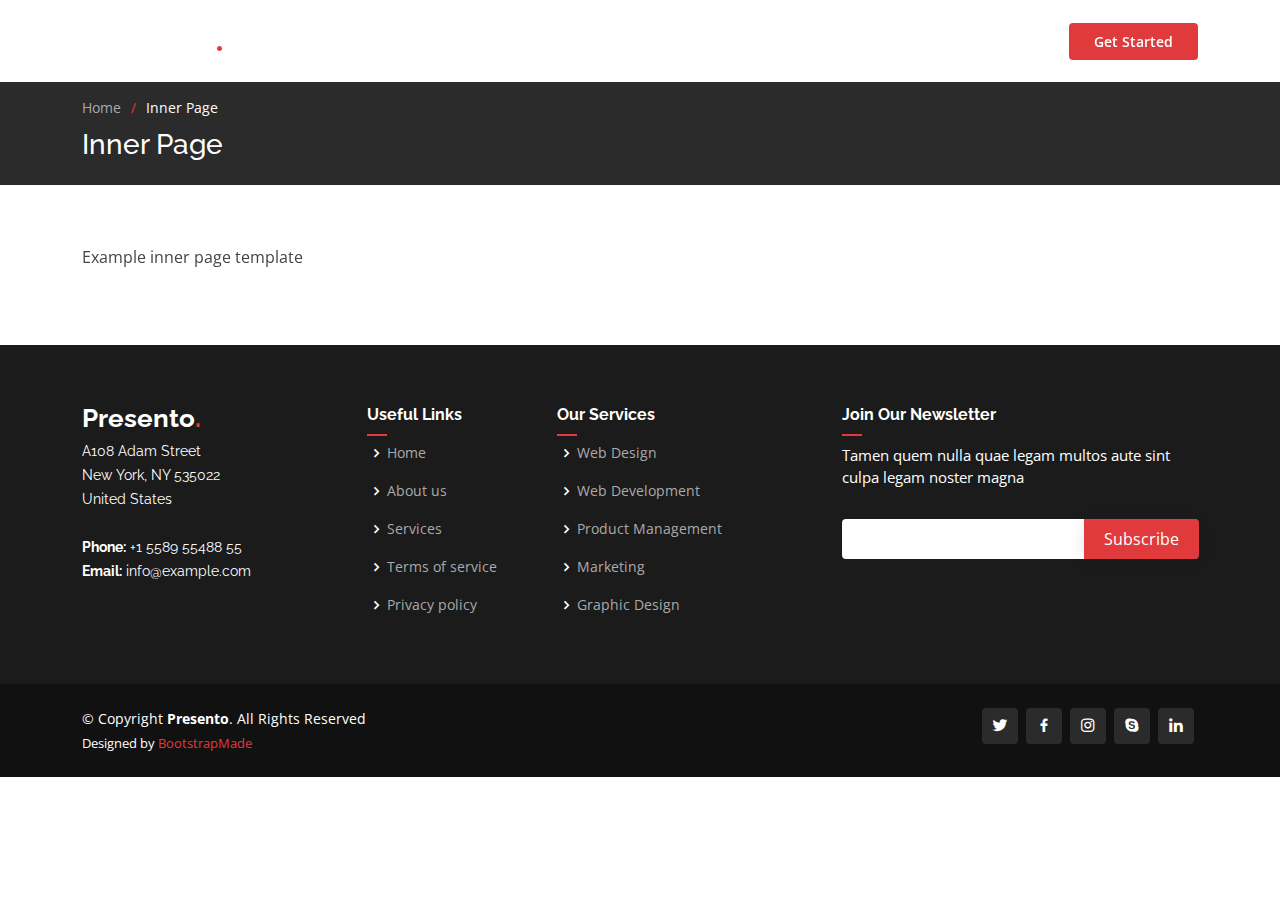
<file: inner-page.html>
<!DOCTYPE html>
<html lang="en">

<head>
  <meta charset="utf-8">
  <meta content="width=device-width, initial-scale=1.0" name="viewport">

  <title>Inner Page - Presento Bootstrap Template</title>
  <meta content="" name="description">
  <meta content="" name="keywords">

  <!-- Favicons -->
  <link href="assets/img/favicon.png" rel="icon">
  <link href="assets/img/apple-touch-icon.png" rel="apple-touch-icon">

  <!-- Google Fonts -->
  <link href="https://fonts.googleapis.com/css?family=Open+Sans:300,300i,400,400i,600,600i,700,700i|Raleway:300,300i,400,400i,500,500i,600,600i,700,700i|Poppins:300,300i,400,400i,500,500i,600,600i,700,700i" rel="stylesheet">

  <!-- Vendor CSS Files -->
  <link href="assets/vendor/aos/aos.css" rel="stylesheet">
  <link href="assets/vendor/bootstrap/css/bootstrap.min.css" rel="stylesheet">
  <link href="assets/vendor/bootstrap-icons/bootstrap-icons.css" rel="stylesheet">
  <link href="assets/vendor/boxicons/css/boxicons.min.css" rel="stylesheet">
  <link href="assets/vendor/glightbox/css/glightbox.min.css" rel="stylesheet">
  <link href="assets/vendor/remixicon/remixicon.css" rel="stylesheet">
  <link href="assets/vendor/swiper/swiper-bundle.min.css" rel="stylesheet">

  <!-- Template Main CSS File -->
  <link href="assets/css/style.css" rel="stylesheet">

  <!-- =======================================================
  * Template Name: Presento - v3.9.1
  * Template URL: https://bootstrapmade.com/presento-bootstrap-corporate-template/
  * Author: BootstrapMade.com
  * License: https://bootstrapmade.com/license/
  ======================================================== -->
</head>

<body>

  <!-- ======= Header ======= -->
  <header id="header" class="fixed-top d-flex align-items-center">
    <div class="container d-flex align-items-center">
      <h1 class="logo me-auto"><a href="index.html">Presento<span>.</span></a></h1>
      <!-- Uncomment below if you prefer to use an image logo -->
      <!-- <a href="index.html" class="logo me-auto"><img src="assets/img/logo.png" alt=""></a>-->

      <nav id="navbar" class="navbar order-last order-lg-0">
        <ul>
          <li><a class="nav-link scrollto " href="#hero">Home</a></li>
          <li><a class="nav-link scrollto" href="#about">About</a></li>
          <li><a class="nav-link scrollto" href="#services">Services</a></li>
          <li><a class="nav-link scrollto " href="#portfolio">Portfolio</a></li>
          <li><a class="nav-link scrollto" href="#team">Team</a></li>
          <li><a href="blog.html">Blog</a></li>
          <li class="dropdown"><a href="#"><span>Drop Down</span> <i class="bi bi-chevron-down"></i></a>
            <ul>
              <li><a href="#">Drop Down 1</a></li>
              <li class="dropdown"><a href="#"><span>Deep Drop Down</span> <i class="bi bi-chevron-right"></i></a>
                <ul>
                  <li><a href="#">Deep Drop Down 1</a></li>
                  <li><a href="#">Deep Drop Down 2</a></li>
                  <li><a href="#">Deep Drop Down 3</a></li>
                  <li><a href="#">Deep Drop Down 4</a></li>
                  <li><a href="#">Deep Drop Down 5</a></li>
                </ul>
              </li>
              <li><a href="#">Drop Down 2</a></li>
              <li><a href="#">Drop Down 3</a></li>
              <li><a href="#">Drop Down 4</a></li>
            </ul>
          </li>
          <li><a class="nav-link scrollto" href="#contact">Contact</a></li>
        </ul>
        <i class="bi bi-list mobile-nav-toggle"></i>
      </nav><!-- .navbar -->

      <a href="#about" class="get-started-btn scrollto">Get Started</a>
    </div>
  </header><!-- End Header -->

  <main id="main">

    <!-- ======= Breadcrumbs ======= -->
    <section class="breadcrumbs">
      <div class="container">

        <ol>
          <li><a href="index.html">Home</a></li>
          <li>Inner Page</li>
        </ol>
        <h2>Inner Page</h2>

      </div>
    </section><!-- End Breadcrumbs -->

    <section class="inner-page">
      <div class="container" data-aos="fade-up">
        <p>
          Example inner page template
        </p>
      </div>
    </section>

  </main><!-- End #main -->

  <!-- ======= Footer ======= -->
  <footer id="footer">

    <div class="footer-top">
      <div class="container">
        <div class="row">

          <div class="col-lg-3 col-md-6 footer-contact">
            <h3>Presento<span>.</span></h3>
            <p>
              A108 Adam Street <br>
              New York, NY 535022<br>
              United States <br><br>
              <strong>Phone:</strong> +1 5589 55488 55<br>
              <strong>Email:</strong> info@example.com<br>
            </p>
          </div>

          <div class="col-lg-2 col-md-6 footer-links">
            <h4>Useful Links</h4>
            <ul>
              <li><i class="bx bx-chevron-right"></i> <a href="#">Home</a></li>
              <li><i class="bx bx-chevron-right"></i> <a href="#">About us</a></li>
              <li><i class="bx bx-chevron-right"></i> <a href="#">Services</a></li>
              <li><i class="bx bx-chevron-right"></i> <a href="#">Terms of service</a></li>
              <li><i class="bx bx-chevron-right"></i> <a href="#">Privacy policy</a></li>
            </ul>
          </div>

          <div class="col-lg-3 col-md-6 footer-links">
            <h4>Our Services</h4>
            <ul>
              <li><i class="bx bx-chevron-right"></i> <a href="#">Web Design</a></li>
              <li><i class="bx bx-chevron-right"></i> <a href="#">Web Development</a></li>
              <li><i class="bx bx-chevron-right"></i> <a href="#">Product Management</a></li>
              <li><i class="bx bx-chevron-right"></i> <a href="#">Marketing</a></li>
              <li><i class="bx bx-chevron-right"></i> <a href="#">Graphic Design</a></li>
            </ul>
          </div>

          <div class="col-lg-4 col-md-6 footer-newsletter">
            <h4>Join Our Newsletter</h4>
            <p>Tamen quem nulla quae legam multos aute sint culpa legam noster magna</p>
            <form action="" method="post">
              <input type="email" name="email"><input type="submit" value="Subscribe">
            </form>
          </div>

        </div>
      </div>
    </div>

    <div class="container d-md-flex py-4">

      <div class="me-md-auto text-center text-md-start">
        <div class="copyright">
          &copy; Copyright <strong><span>Presento</span></strong>. All Rights Reserved
        </div>
        <div class="credits">
          <!-- All the links in the footer should remain intact. -->
          <!-- You can delete the links only if you purchased the pro version. -->
          <!-- Licensing information: https://bootstrapmade.com/license/ -->
          <!-- Purchase the pro version with working PHP/AJAX contact form: https://bootstrapmade.com/presento-bootstrap-corporate-template/ -->
          Designed by <a href="https://bootstrapmade.com/">BootstrapMade</a>
        </div>
      </div>
      <div class="social-links text-center text-md-end pt-3 pt-md-0">
        <a href="#" class="twitter"><i class="bx bxl-twitter"></i></a>
        <a href="#" class="facebook"><i class="bx bxl-facebook"></i></a>
        <a href="#" class="instagram"><i class="bx bxl-instagram"></i></a>
        <a href="#" class="google-plus"><i class="bx bxl-skype"></i></a>
        <a href="#" class="linkedin"><i class="bx bxl-linkedin"></i></a>
      </div>
    </div>
  </footer><!-- End Footer -->

  <a href="#" class="back-to-top d-flex align-items-center justify-content-center"><i class="bi bi-arrow-up-short"></i></a>

  <!-- Vendor JS Files -->
  <script src="assets/vendor/purecounter/purecounter_vanilla.js"></script>
  <script src="assets/vendor/aos/aos.js"></script>
  <script src="assets/vendor/bootstrap/js/bootstrap.bundle.min.js"></script>
  <script src="assets/vendor/glightbox/js/glightbox.min.js"></script>
  <script src="assets/vendor/isotope-layout/isotope.pkgd.min.js"></script>
  <script src="assets/vendor/swiper/swiper-bundle.min.js"></script>
  <script src="assets/vendor/php-email-form/validate.js"></script>

  <!-- Template Main JS File -->
  <script src="assets/js/main.js"></script>

</body>

</html>
</file>
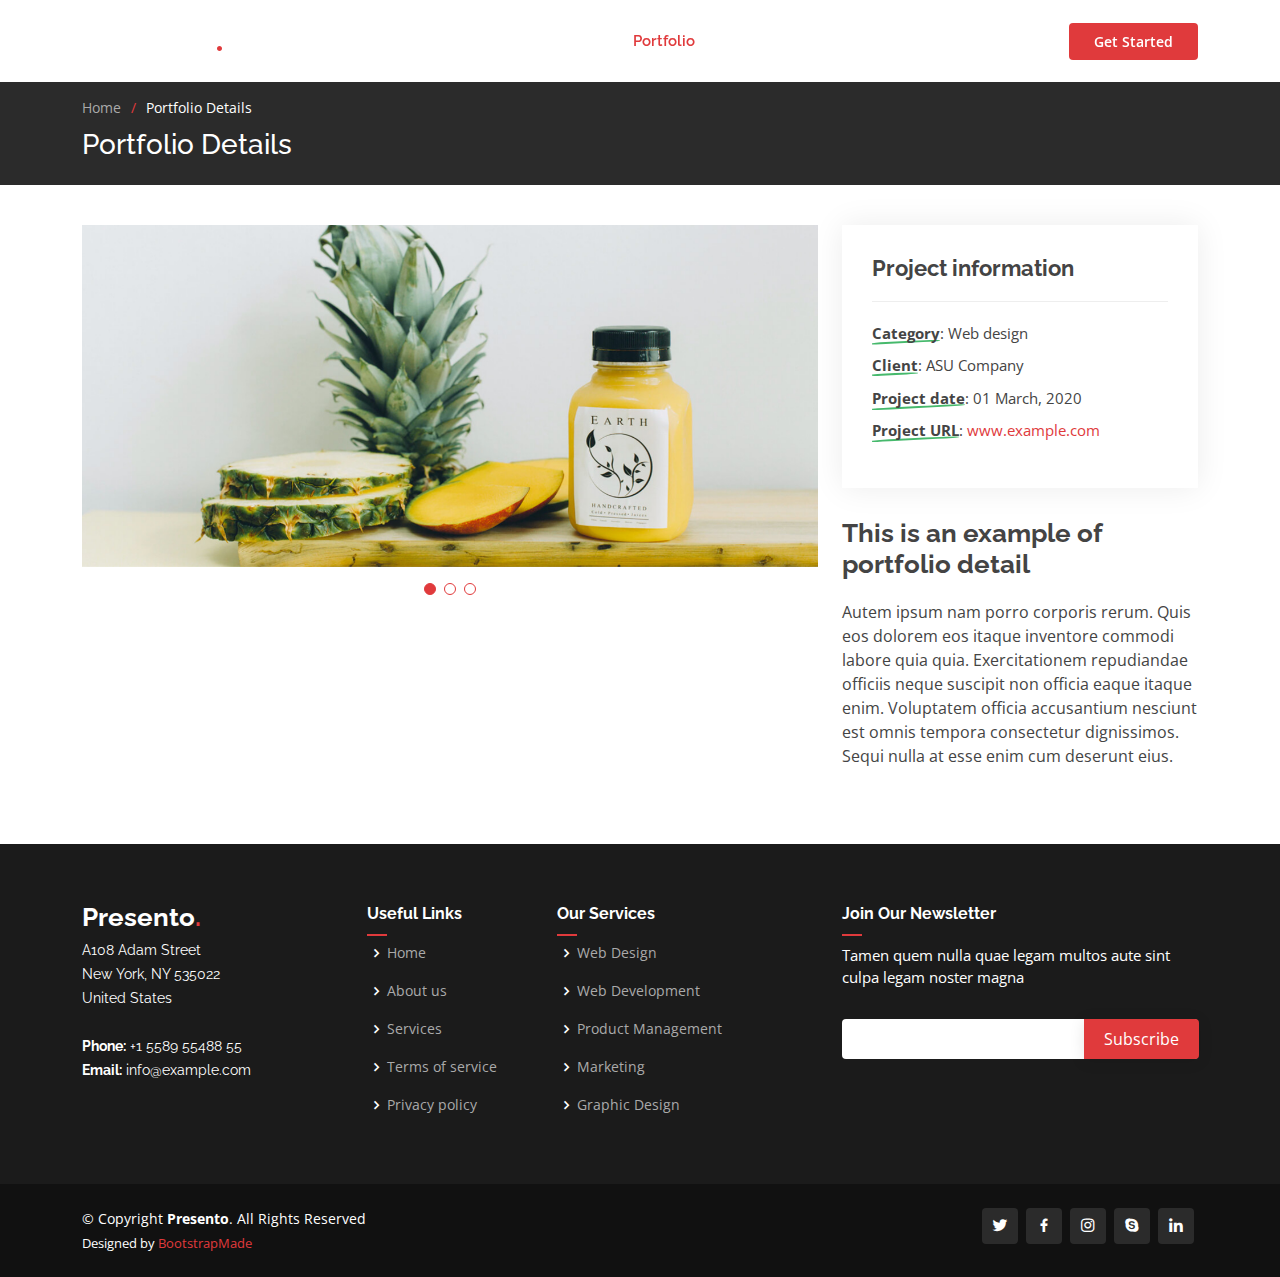
<file: portfolio-details.html>
<!DOCTYPE html>
<html lang="en">

<head>
  <meta charset="utf-8">
  <meta content="width=device-width, initial-scale=1.0" name="viewport">

  <title>Portfolio Details - Presento Bootstrap Template</title>
  <meta content="" name="description">
  <meta content="" name="keywords">

  <!-- Favicons -->
  <link href="assets/img/favicon.png" rel="icon">
  <link href="assets/img/apple-touch-icon.png" rel="apple-touch-icon">

  <!-- Google Fonts -->
  <link href="https://fonts.googleapis.com/css?family=Open+Sans:300,300i,400,400i,600,600i,700,700i|Raleway:300,300i,400,400i,500,500i,600,600i,700,700i|Poppins:300,300i,400,400i,500,500i,600,600i,700,700i" rel="stylesheet">

  <!-- Vendor CSS Files -->
  <link href="assets/vendor/aos/aos.css" rel="stylesheet">
  <link href="assets/vendor/bootstrap/css/bootstrap.min.css" rel="stylesheet">
  <link href="assets/vendor/bootstrap-icons/bootstrap-icons.css" rel="stylesheet">
  <link href="assets/vendor/boxicons/css/boxicons.min.css" rel="stylesheet">
  <link href="assets/vendor/glightbox/css/glightbox.min.css" rel="stylesheet">
  <link href="assets/vendor/remixicon/remixicon.css" rel="stylesheet">
  <link href="assets/vendor/swiper/swiper-bundle.min.css" rel="stylesheet">

  <!-- Template Main CSS File -->
  <link href="assets/css/style.css" rel="stylesheet">

  <!-- =======================================================
  * Template Name: Presento - v3.9.1
  * Template URL: https://bootstrapmade.com/presento-bootstrap-corporate-template/
  * Author: BootstrapMade.com
  * License: https://bootstrapmade.com/license/
  ======================================================== -->
</head>

<body>

  <!-- ======= Header ======= -->
  <header id="header" class="fixed-top d-flex align-items-center">
    <div class="container d-flex align-items-center">
      <h1 class="logo me-auto"><a href="index.html">Presento<span>.</span></a></h1>
      <!-- Uncomment below if you prefer to use an image logo -->
      <!-- <a href="index.html" class="logo me-auto"><img src="assets/img/logo.png" alt=""></a>-->

      <nav id="navbar" class="navbar order-last order-lg-0">
        <ul>
          <li><a class="nav-link scrollto " href="#hero">Home</a></li>
          <li><a class="nav-link scrollto" href="#about">About</a></li>
          <li><a class="nav-link scrollto" href="#services">Services</a></li>
          <li><a class="nav-link scrollto active" href="#portfolio">Portfolio</a></li>
          <li><a class="nav-link scrollto" href="#team">Team</a></li>
          <li><a href="blog.html">Blog</a></li>
          <li class="dropdown"><a href="#"><span>Drop Down</span> <i class="bi bi-chevron-down"></i></a>
            <ul>
              <li><a href="#">Drop Down 1</a></li>
              <li class="dropdown"><a href="#"><span>Deep Drop Down</span> <i class="bi bi-chevron-right"></i></a>
                <ul>
                  <li><a href="#">Deep Drop Down 1</a></li>
                  <li><a href="#">Deep Drop Down 2</a></li>
                  <li><a href="#">Deep Drop Down 3</a></li>
                  <li><a href="#">Deep Drop Down 4</a></li>
                  <li><a href="#">Deep Drop Down 5</a></li>
                </ul>
              </li>
              <li><a href="#">Drop Down 2</a></li>
              <li><a href="#">Drop Down 3</a></li>
              <li><a href="#">Drop Down 4</a></li>
            </ul>
          </li>
          <li><a class="nav-link scrollto" href="#contact">Contact</a></li>
        </ul>
        <i class="bi bi-list mobile-nav-toggle"></i>
      </nav><!-- .navbar -->

      <a href="#about" class="get-started-btn scrollto">Get Started</a>
    </div>
  </header><!-- End Header -->

  <main id="main">

    <!-- ======= Breadcrumbs ======= -->
    <section class="breadcrumbs">
      <div class="container">

        <ol>
          <li><a href="index.html">Home</a></li>
          <li>Portfolio Details</li>
        </ol>
        <h2>Portfolio Details</h2>

      </div>
    </section><!-- End Breadcrumbs -->

    <!-- ======= Portfolio Details Section ======= -->
    <section id="portfolio-details" class="portfolio-details">
      <div class="container">

        <div class="row gy-4">

          <div class="col-lg-8">
            <div class="portfolio-details-slider swiper">
              <div class="swiper-wrapper align-items-center">

                <div class="swiper-slide">
                  <img src="assets/img/portfolio/portfolio-details-1.jpg" alt="">
                </div>

                <div class="swiper-slide">
                  <img src="assets/img/portfolio/portfolio-details-2.jpg" alt="">
                </div>

                <div class="swiper-slide">
                  <img src="assets/img/portfolio/portfolio-details-3.jpg" alt="">
                </div>

              </div>
              <div class="swiper-pagination"></div>
            </div>
          </div>

          <div class="col-lg-4">
            <div class="portfolio-info">
              <h3>Project information</h3>
              <ul>
                <li><strong>Category</strong>: Web design</li>
                <li><strong>Client</strong>: ASU Company</li>
                <li><strong>Project date</strong>: 01 March, 2020</li>
                <li><strong>Project URL</strong>: <a href="#">www.example.com</a></li>
              </ul>
            </div>
            <div class="portfolio-description">
              <h2>This is an example of portfolio detail</h2>
              <p>
                Autem ipsum nam porro corporis rerum. Quis eos dolorem eos itaque inventore commodi labore quia quia. Exercitationem repudiandae officiis neque suscipit non officia eaque itaque enim. Voluptatem officia accusantium nesciunt est omnis tempora consectetur dignissimos. Sequi nulla at esse enim cum deserunt eius.
              </p>
            </div>
          </div>

        </div>

      </div>
    </section><!-- End Portfolio Details Section -->

  </main><!-- End #main -->

  <!-- ======= Footer ======= -->
  <footer id="footer">

    <div class="footer-top">
      <div class="container">
        <div class="row">

          <div class="col-lg-3 col-md-6 footer-contact">
            <h3>Presento<span>.</span></h3>
            <p>
              A108 Adam Street <br>
              New York, NY 535022<br>
              United States <br><br>
              <strong>Phone:</strong> +1 5589 55488 55<br>
              <strong>Email:</strong> info@example.com<br>
            </p>
          </div>

          <div class="col-lg-2 col-md-6 footer-links">
            <h4>Useful Links</h4>
            <ul>
              <li><i class="bx bx-chevron-right"></i> <a href="#">Home</a></li>
              <li><i class="bx bx-chevron-right"></i> <a href="#">About us</a></li>
              <li><i class="bx bx-chevron-right"></i> <a href="#">Services</a></li>
              <li><i class="bx bx-chevron-right"></i> <a href="#">Terms of service</a></li>
              <li><i class="bx bx-chevron-right"></i> <a href="#">Privacy policy</a></li>
            </ul>
          </div>

          <div class="col-lg-3 col-md-6 footer-links">
            <h4>Our Services</h4>
            <ul>
              <li><i class="bx bx-chevron-right"></i> <a href="#">Web Design</a></li>
              <li><i class="bx bx-chevron-right"></i> <a href="#">Web Development</a></li>
              <li><i class="bx bx-chevron-right"></i> <a href="#">Product Management</a></li>
              <li><i class="bx bx-chevron-right"></i> <a href="#">Marketing</a></li>
              <li><i class="bx bx-chevron-right"></i> <a href="#">Graphic Design</a></li>
            </ul>
          </div>

          <div class="col-lg-4 col-md-6 footer-newsletter">
            <h4>Join Our Newsletter</h4>
            <p>Tamen quem nulla quae legam multos aute sint culpa legam noster magna</p>
            <form action="" method="post">
              <input type="email" name="email"><input type="submit" value="Subscribe">
            </form>
          </div>

        </div>
      </div>
    </div>

    <div class="container d-md-flex py-4">

      <div class="me-md-auto text-center text-md-start">
        <div class="copyright">
          &copy; Copyright <strong><span>Presento</span></strong>. All Rights Reserved
        </div>
        <div class="credits">
          <!-- All the links in the footer should remain intact. -->
          <!-- You can delete the links only if you purchased the pro version. -->
          <!-- Licensing information: https://bootstrapmade.com/license/ -->
          <!-- Purchase the pro version with working PHP/AJAX contact form: https://bootstrapmade.com/presento-bootstrap-corporate-template/ -->
          Designed by <a href="https://bootstrapmade.com/">BootstrapMade</a>
        </div>
      </div>
      <div class="social-links text-center text-md-end pt-3 pt-md-0">
        <a href="#" class="twitter"><i class="bx bxl-twitter"></i></a>
        <a href="#" class="facebook"><i class="bx bxl-facebook"></i></a>
        <a href="#" class="instagram"><i class="bx bxl-instagram"></i></a>
        <a href="#" class="google-plus"><i class="bx bxl-skype"></i></a>
        <a href="#" class="linkedin"><i class="bx bxl-linkedin"></i></a>
      </div>
    </div>
  </footer><!-- End Footer -->

  <a href="#" class="back-to-top d-flex align-items-center justify-content-center"><i class="bi bi-arrow-up-short"></i></a>

  <!-- Vendor JS Files -->
  <script src="assets/vendor/purecounter/purecounter_vanilla.js"></script>
  <script src="assets/vendor/aos/aos.js"></script>
  <script src="assets/vendor/bootstrap/js/bootstrap.bundle.min.js"></script>
  <script src="assets/vendor/glightbox/js/glightbox.min.js"></script>
  <script src="assets/vendor/isotope-layout/isotope.pkgd.min.js"></script>
  <script src="assets/vendor/swiper/swiper-bundle.min.js"></script>
  <script src="assets/vendor/php-email-form/validate.js"></script>

  <!-- Template Main JS File -->
  <script src="assets/js/main.js"></script>

</body>

</html>
</file>
<file: assets/css/style.css>
/**
* Template Name: Presento - v3.9.1
* Template URL: https://bootstrapmade.com/presento-bootstrap-corporate-template/
* Author: BootstrapMade.com
* License: https://bootstrapmade.com/license/
*/

/*--------------------------------------------------------------
# General
--------------------------------------------------------------*/
body {
  font-family: "Open Sans", sans-serif;
  color: #444444;
}

a {
  color: #e03a3c;
  text-decoration: none;
}

a:hover {
  color: #e76668;
  text-decoration: none;
}

h1,
h2,
h3,
h4,
h5,
h6 {
  font-family: "Raleway", sans-serif;
}
strong {
  position: relative;
}

strong::before {
  /* Highlight color */
  background-color: #46b96c;

  content: "";
  position: absolute;
  width: calc(100% );
  height: 10%;
  left: 0px;
  bottom: 0;
  z-index: -1;
  transform: rotate(-3deg);
  border-radius: 20% 50% 25% 20%;
}

/*--------------------------------------------------------------
# Back to top button
--------------------------------------------------------------*/
.back-to-top {
  position: fixed;
  visibility: hidden;
  opacity: 0;
  right: 15px;
  bottom: 15px;
  z-index: 996;
  background: #e03a3c;
  width: 40px;
  height: 40px;
  border-radius: 4px;
  transition: all 0.4s;
}

.back-to-top i {
  font-size: 28px;
  color: #fff;
  line-height: 0;
}

.back-to-top:hover {
  background: #e65d5f;
  color: #fff;
}

.back-to-top.active {
  visibility: visible;
  opacity: 1;
}

/*--------------------------------------------------------------
# Disable aos animation delay on mobile devices
--------------------------------------------------------------*/
@media screen and (max-width: 768px) {
  [data-aos-delay] {
    transition-delay: 0 !important;
  }
}

/*--------------------------------------------------------------
# Header
--------------------------------------------------------------*/
#header {
  background: transparent;
  transition: all 0.5s;
  z-index: 997;
  padding: 20px 0 20px 0;
}

#header.header-scrolled {
  padding: 20px 0 20px 0;
  background-color:#111111;
  box-shadow: 0px 2px 15px rgba(0, 0, 0, 0.1);
}

#header .logo {
  font-size: 30px;
  margin: 0;
  padding: 0;
  font-weight: 600;
  font-family: "Poppins", sans-serif;
}

#header .logo a {
  color: #fff;
}

#header .logo a span {
  color: #e03a3c;
}

#header .logo img {
  max-height: 40px;
}

/*--------------------------------------------------------------
# Get Startet Button
--------------------------------------------------------------*/
.get-started-btn {
  margin-left: 30px;
  background: #e03a3c;
  color: #fff;
  border-radius: 4px;
  padding: 8px 25px;
  white-space: nowrap;
  transition: 0.3s;
  font-size: 14px;
  font-weight: 600;
  display: inline-block;
}

.get-started-btn:hover {
  background: #111111;
  color: #fff;
}

@media (max-width: 992px) {
  .get-started-btn {
    margin: 0 15px 0 0;
    padding: 6px 18px;
  }
}

/*--------------------------------------------------------------
# Navigation Menu
--------------------------------------------------------------*/
/**
* Desktop Navigation 
*/
.navbar {
  padding: 0;
  
}

.navbar ul {
  margin: 0;
  padding: 0;
  display: flex;
  list-style: none;
  align-items: center;
}

.navbar li {
  position: relative;
}

.navbar a,
.navbar a:focus {
  display: flex;
  align-items: center;
  justify-content: space-between;
  padding: 10px 0 10px 30px;
  font-family: "Raleway", sans-serif;
  font-size: 15px;
  font-weight: 600;
  color:#fff;
  white-space: nowrap;
  transition: 0.3s;
}

.navbar a i,
.navbar a:focus i {
  font-size: 12px;
  line-height: 0;
  margin-left: 5px;
}

.navbar a:hover,
.navbar .active,
.navbar .active:focus,
.navbar li:hover>a {
  color: #e03a3c;
}

.navbar .dropdown ul {
  display: block;
  position: absolute;
  left: 30px;
  top: calc(100% + 30px);
  margin: 0;
  padding: 10px 0;
  z-index: 99;
  opacity: 0;
  visibility: hidden;
  background: #fff;
  box-shadow: 0px 0px 30px rgba(127, 137, 161, 0.25);
  transition: 0.3s;
}

.navbar .dropdown ul li {
  min-width: 200px;
}

.navbar .dropdown ul a {
  padding: 10px 20px;
  font-size: 14px;
}

.navbar .dropdown ul a i {
  font-size: 12px;
}

.navbar .dropdown ul a:hover,
.navbar .dropdown ul .active:hover,
.navbar .dropdown ul li:hover>a {
  color: #e03a3c;
}

.navbar .dropdown:hover>ul {
  opacity: 1;
  top: 100%;
  visibility: visible;
}

.navbar .dropdown .dropdown ul {
  top: 0;
  left: calc(100% - 30px);
  visibility: hidden;
}

.navbar .dropdown .dropdown:hover>ul {
  opacity: 1;
  top: 0;
  left: 100%;
  visibility: visible;
}

@media (max-width: 1366px) {
  .navbar .dropdown .dropdown ul {
    left: -90%;
  }

  .navbar .dropdown .dropdown:hover>ul {
    left: -100%;
  }
}

/**
* Mobile Navigation 
*/
.mobile-nav-toggle {
  color: #111111;
  font-size: 28px;
  cursor: pointer;
  display: none;
  line-height: 0;
  transition: 0.5s;
}

.mobile-nav-toggle.bi-x {
  color: #fff;
}

@media (max-width: 991px) {
  .mobile-nav-toggle {
    display: block;
  }

  .navbar ul {
    display: none;
  }
}

.navbar-mobile {
  position: fixed;
  overflow: hidden;
  top: 0;
  right: 0;
  left: 0;
  bottom: 0;
  background: rgba(0, 0, 0, 0.9);
  transition: 0.3s;
  z-index: 999;
}

.navbar-mobile .mobile-nav-toggle {
  position: absolute;
  top: 15px;
  right: 15px;
}

.navbar-mobile ul {
  display: block;
  position: absolute;
  top: 55px;
  right: 15px;
  bottom: 15px;
  left: 15px;
  padding: 10px 0;
  background-color: #fff;
  overflow-y: auto;
  transition: 0.3s;
}

.navbar-mobile a,
.navbar-mobile a:focus {
  padding: 10px 20px;
  font-size: 15px;
  color: #111111;
}

.navbar-mobile a:hover,
.navbar-mobile .active,
.navbar-mobile li:hover>a {
  color: #e03a3c;
}

.navbar-mobile .getstarted,
.navbar-mobile .getstarted:focus {
  margin: 15px;
}

.navbar-mobile .dropdown ul {
  position: static;
  display: none;
  margin: 10px 20px;
  padding: 10px 0;
  z-index: 99;
  opacity: 1;
  visibility: visible;
  background: #fff;
  box-shadow: 0px 0px 30px rgba(127, 137, 161, 0.25);
}

.navbar-mobile .dropdown ul li {
  min-width: 200px;
}

.navbar-mobile .dropdown ul a {
  padding: 10px 20px;
}

.navbar-mobile .dropdown ul a i {
  font-size: 12px;
}

.navbar-mobile .dropdown ul a:hover,
.navbar-mobile .dropdown ul .active:hover,
.navbar-mobile .dropdown ul li:hover>a {
  color: #e03a3c;
}

.navbar-mobile .dropdown>.dropdown-active {
  display: block;
}

/*--------------------------------------------------------------
# Hero Section
--------------------------------------------------------------*/
#hero {
  width: 100%;
  height: 100vh;
  background: url("../img/hero-bg.jpeg") top center no-repeat;
  background-size: cover;
  position: relative;
  padding-top: 82px;
}

#hero:before {
  content: "";
  background: rgba(0, 0, 0, 0.6);
  position: absolute;
  bottom: 0;
  top: 0;
  left: 0;
  right: 0;
}

#hero h1 {
  margin: 0;
  font-size: 78px;
  font-weight: 400;
  color: #fff;
}

#hero h2 {
  color: #fff;
  margin: 10px 0 0 0;
  font-size: 40px;
}

#hero .btn-get-started {
  font-family: "Raleway", sans-serif;
  font-weight: 500;
  font-size: 16px;
  letter-spacing: 1px;
  display: inline-block;
  padding: 10px 30px;
  border-radius: 4px;
  transition: 0.5s;
  margin-top: 30px;
  color: #fff;
  background: #e03a3c;
  border: 2px solid #e03a3c;
}

#hero .btn-get-started:hover {
  background: transparent;
  border-color: #fff;
}

@media (max-width: 768px) {
  #hero {
    padding-top: 60px;
  }

  #hero h1 {
    text-align:left;
    font-size: 48px;
  }

  #hero h2 {
    font-size: 18px;
    line-height: 24px;
  }
}

@media (max-height: 500px) {
  #hero {
    height: 120vh;
  }
  
}

/*--------------------------------------------------------------
# Sections General
--------------------------------------------------------------*/
section {
  padding: 60px 0;
  overflow: hidden;
  position: relative;
}

.section-title {
  text-align: center;
  padding-bottom: 30px;
  position: relative;
}

.section-title h2 {
  font-size: 32px;
  font-weight: bold;
  text-transform: uppercase;
  margin-bottom: 20px;
  padding-bottom: 20px;
  position: relative;
}

.section-title h2::after {
  content: "";
  position: absolute;
  display: block;
  width: 50px;
  height: 3px;
  background: #e03a3c;
  bottom: 0;
  left: calc(50% - 25px);
}

.section-title p {
  margin-bottom: 0;
}

.section-bg {
  padding: 120px 0;
  color: #fff;
}

.section-bg:before {
  content: "";
  background: #1b1b1b;
  position: absolute;
  bottom: 60px;
  top: 60px;
  left: 0;
  right: 0;
  transform: skewY(-3deg);
}

/*--------------------------------------------------------------
# Breadcrumbs
--------------------------------------------------------------*/
.breadcrumbs {
  padding: 15px 0;
  background: #2b2b2b;
  min-height: 40px;
  margin-top: 82px;
  color: #fff;
}

.breadcrumbs h2 {
  font-size: 28px;
  font-weight: 500;
}

.breadcrumbs ol {
  display: flex;
  flex-wrap: wrap;
  list-style: none;
  padding: 0 0 10px 0;
  margin: 0;
  font-size: 14px;
}

.breadcrumbs ol a {
  color: #aaaaaa;
}

.breadcrumbs ol a:hover {
  color: #fff;
  transition: 0.3s;
}

.breadcrumbs ol li+li {
  padding-left: 10px;
}

.breadcrumbs ol li+li::before {
  display: inline-block;
  padding-right: 10px;
  color: #e03a3c;
  content: "/";
}

/*--------------------------------------------------------------
# Clients
--------------------------------------------------------------*/
.clients .swiper-pagination {
  margin-top: 20px;
  position: relative;
}

.clients .swiper-pagination .swiper-pagination-bullet {
  width: 12px;
  height: 12px;
  background-color: #fff;
  opacity: 1;
  border: 1px solid #e03a3c;
}

.clients .swiper-pagination .swiper-pagination-bullet-active {
  background-color: #e03a3c;
}

.clients .swiper-slide img {
  opacity: 0.5;
  transition: 0.3s;
  filter: grayscale(100);
}

.clients .swiper-slide img:hover {
  opacity: 1;
  filter: none;
}

/*--------------------------------------------------------------
# About
--------------------------------------------------------------*/
.about .container {
  position: relative;
  z-index: 10;
}

.about .content {
  padding: 30px 30px 30px 0;
}

.about .content h3 {
  font-weight: 700;
  font-size: 34px;
  margin-bottom: 30px;
}

.about .content p {
  margin-bottom: 30px;
}

.about .content .about-btn {
  padding: 8px 30px 9px 30px;
  color: #fff;
  border-radius: 50px;
  transition: 0.3s;
  text-transform: uppercase;
  font-weight: 600;
  font-size: 13px;
  display: inline-flex;
  align-items: center;
  border: 2px solid #e03a3c;
}

.about .content .about-btn i {
  font-size: 16px;
  padding-left: 5px;
}

.about .content .about-btn:hover {
  background: #e35052;
  background: #e03a3c;
}

.about .icon-boxes .icon-box {
  margin-top: 30px;
}

.about .icon-boxes .icon-box i {
  font-size: 40px;
  color: #e03a3c;
  margin-bottom: 10px;
}

.about .icon-boxes .icon-box h4 {
  font-size: 20px;
  font-weight: 700;
  margin: 0 0 10px 0;
}

.about .icon-boxes .icon-box p {
  font-size: 15px;
  color: #848484;
}

@media (max-width: 1200px) {
  .about .content {
    padding-right: 0;
  }
}

@media (max-width: 768px) {
  .about {
    text-align: center;
  }
}

/*--------------------------------------------------------------
# Counts
--------------------------------------------------------------*/
.counts {
  padding-top: 80px;
}

.counts .count-box {
  padding: 30px 30px 25px 30px;
  width: 100%;
  position: relative;
  text-align: center;
  box-shadow: 0px 2px 35px rgba(0, 0, 0, 0.06);
  border-radius: 4px;
}

.counts .count-box i {
  position: absolute;
  width: 54px;
  height: 54px;
  top: -27px;
  left: 50%;
  transform: translateX(-50%);
  font-size: 24px;
  background: #fff;
  color: #e03a3c;
  border-radius: 50px;
  border: 2px solid #fff;
  box-shadow: 0px 2px 25px rgba(0, 0, 0, 0.1);
  display: inline-flex;
  align-items: center;
  justify-content: center;
}

.counts .count-box span {
  font-size: 36px;
  display: block;
  font-weight: 700;
  color: #111111;
}

.counts .count-box p {
  padding: 0;
  margin: 0;
  font-family: "Raleway", sans-serif;
  font-size: 14px;
}

/*--------------------------------------------------------------
# Tabs
--------------------------------------------------------------*/
.tabs .nav-tabs {
  border: 0;
}

.tabs .nav-link {
  border: 1px solid #b9b9b9;
  padding: 15px;
  transition: 0.3s;
  color: #111111;
  border-radius: 0;
  display: flex;
  align-items: center;
  justify-content: center;
  cursor: pointer;
}

.tabs .nav-link i {
  padding-right: 15px;
  font-size: 48px;
}

.tabs .nav-link h4 {
  font-size: 18px;
  font-weight: 600;
  margin: 0;
}

.tabs .nav-link:hover {
  color: #e03a3c;
}

.tabs .nav-link.active {
  background: #e03a3c;
  color: #fff;
  border-color: #e03a3c;
}

@media (max-width: 768px) {
  .tabs .nav-link i {
    padding: 0;
    line-height: 1;
    font-size: 36px;
  }
}

@media (max-width: 575px) {
  .tabs .nav-link {
    padding: 15px;
  }

  .tabs .nav-link i {
    font-size: 24px;
  }
}

.tabs .tab-content {
  margin-top: 30px;
}

.tabs .tab-pane h3 {
  font-weight: 600;
  font-size: 26px;
}

.tabs .tab-pane ul {
  list-style: none;
  padding: 0;
}

.tabs .tab-pane ul li {
  padding-bottom: 10px;
}

.tabs .tab-pane ul i {
  font-size: 20px;
  padding-right: 4px;
  color: #e03a3c;
}

.tabs .tab-pane p:last-child {
  margin-bottom: 0;
}

/*--------------------------------------------------------------
# Services
--------------------------------------------------------------*/
.services .icon-box {
  margin-bottom: 20px;
  padding: 30px;
  border-radius: 6px;
  background: #252525;
  transition: 0.3s;
}

.services .icon-box:hover {
  background: #2b2b2b;
}

.services .icon-box i {
  float: left;
  color: #e03a3c;
  font-size: 40px;
  line-height: 0;
}

.services .icon-box h4 {
  margin-left: 70px;
  font-weight: 700;
  margin-bottom: 15px;
  font-size: 18px;
}

.services .icon-box h4 a {
  color: #fff;
  transition: 0.3s;
}

.services .icon-box h4 a:hover {
  text-decoration: underline;
}

.services .icon-box .icon-box:hover h4 a {
  color: #e03a3c;
}

.services .icon-box p {
  margin-left: 70px;
  line-height: 24px;
  font-size: 14px;
}

/*--------------------------------------------------------------
# Portfolio
--------------------------------------------------------------*/
.portfolio .portfolio-item {
  margin-bottom: 30px;
}

.portfolio #portfolio-flters {
  padding: 0;
  margin: 0 auto 20px auto;
  list-style: none;
  text-align: center;
}

.portfolio #portfolio-flters li {
  cursor: pointer;
  display: inline-block;
  padding: 8px 15px 10px 15px;
  font-size: 14px;
  font-weight: 600;
  line-height: 1;
  text-transform: uppercase;
  color: #444444;
  margin-bottom: 5px;
  transition: all 0.3s ease-in-out;
  border-radius: 3px;
}

.portfolio #portfolio-flters li:hover,
.portfolio #portfolio-flters li.filter-active {
  color: #fff;
  background: #e03a3c;
}

.portfolio #portfolio-flters li:last-child {
  margin-right: 0;
}

.portfolio .portfolio-wrap {
  transition: 0.3s;
  position: relative;
  overflow: hidden;
  z-index: 1;
  background: rgba(17, 17, 17, 0.6);
}

.portfolio .portfolio-wrap::before {
  content: "";
  background: rgba(17, 17, 17, 0.6);
  position: absolute;
  left: 0;
  right: 0;
  top: 0;
  bottom: 0;
  transition: all ease-in-out 0.3s;
  z-index: 2;
  opacity: 0;
}

.portfolio .portfolio-wrap img {
  transition: all ease-in-out 0.3s;
}

.portfolio .portfolio-wrap .portfolio-info {
  opacity: 0;
  position: absolute;
  top: 0;
  left: 0;
  right: 0;
  bottom: 0;
  z-index: 3;
  transition: all ease-in-out 0.3s;
  display: flex;
  flex-direction: column;
  justify-content: flex-end;
  align-items: flex-start;
  padding: 20px;
}

.portfolio .portfolio-wrap .portfolio-info h4 {
  font-size: 20px;
  color: #fff;
  font-weight: 600;
}

.portfolio .portfolio-wrap .portfolio-info p {
  color: rgba(255, 255, 255, 0.7);
  font-size: 14px;
  text-transform: uppercase;
  padding: 0;
  margin: 0;
  font-style: italic;
}

.portfolio .portfolio-wrap .portfolio-links {
  text-align: center;
  z-index: 4;
}

.portfolio .portfolio-wrap .portfolio-links a {
  color: rgba(255, 255, 255, 0.4);
  margin: 0 5px 0 0;
  font-size: 28px;
  display: inline-block;
  transition: 0.3s;
}

.portfolio .portfolio-wrap .portfolio-links a:hover {
  color: #fff;
}

.portfolio .portfolio-wrap:hover::before {
  opacity: 1;
}

.portfolio .portfolio-wrap:hover img {
  transform: scale(1.2);
}

.portfolio .portfolio-wrap:hover .portfolio-info {
  opacity: 1;
}

/*--------------------------------------------------------------
# Portfolio Details
--------------------------------------------------------------*/
.portfolio-details {
  padding-top: 40px;
}

.portfolio-details .portfolio-details-slider img {
  width: 100%;
}

.portfolio-details .portfolio-details-slider .swiper-pagination {
  margin-top: 20px;
  position: relative;
}

.portfolio-details .portfolio-details-slider .swiper-pagination .swiper-pagination-bullet {
  width: 12px;
  height: 12px;
  background-color: #fff;
  opacity: 1;
  border: 1px solid #e03a3c;
}

.portfolio-details .portfolio-details-slider .swiper-pagination .swiper-pagination-bullet-active {
  background-color: #e03a3c;
}

.portfolio-details .portfolio-info {
  padding: 30px;
  box-shadow: 0px 0 30px rgba(17, 17, 17, 0.08);
}

.portfolio-details .portfolio-info h3 {
  font-size: 22px;
  font-weight: 700;
  margin-bottom: 20px;
  padding-bottom: 20px;
  border-bottom: 1px solid #eee;
}

.portfolio-details .portfolio-info ul {
  list-style: none;
  padding: 0;
  font-size: 15px;
}

.portfolio-details .portfolio-info ul li+li {
  margin-top: 10px;
}

.portfolio-details .portfolio-description {
  padding-top: 30px;
}

.portfolio-details .portfolio-description h2 {
  font-size: 26px;
  font-weight: 700;
  margin-bottom: 20px;
}

.portfolio-details .portfolio-description p {
  padding: 0;
}

/*--------------------------------------------------------------
# Testimonials
--------------------------------------------------------------*/
.testimonials .testimonials-carousel,
.testimonials .testimonials-slider {
  overflow: hidden;
}

.testimonials .testimonial-item {
  box-sizing: content-box;
  padding: 30px;
  margin: 30px 15px;
  min-height: 200px;
  box-shadow: 0px 2px 12px rgba(0, 0, 0, 0.08);
  position: relative;
  background: #fff;
  border-radius: 15px;
}

.testimonials .testimonial-item .testimonial-img {
  width: 90px;
  border-radius: 10px;
  border: 6px solid #fff;
  float: left;
  margin: 0 10px 0 0;
}

.testimonials .testimonial-item h3 {
  font-size: 18px;
  font-weight: bold;
  margin: 25px 0 5px 0;
  color: #111;
}

.testimonials .testimonial-item h4 {
  font-size: 14px;
  color: #999;
  margin: 0;
}

.testimonials .testimonial-item .quote-icon-left,
.testimonials .testimonial-item .quote-icon-right {
  color: #fceaea;
  font-size: 26px;
}

.testimonials .testimonial-item .quote-icon-left {
  display: inline-block;
  left: -5px;
  position: relative;
}

.testimonials .testimonial-item .quote-icon-right {
  display: inline-block;
  right: -5px;
  position: relative;
  top: 10px;
}

.testimonials .testimonial-item p {
  font-style: italic;
  margin: 30px auto 15px auto;
}

.testimonials .swiper-pagination {
  margin-top: 20px;
  position: relative;
}

.testimonials .swiper-pagination .swiper-pagination-bullet {
  width: 12px;
  height: 12px;
  background-color: #fff;
  opacity: 1;
  border: 1px solid #e03a3c;
}

.testimonials .swiper-pagination .swiper-pagination-bullet-active {
  background-color: #e03a3c;
}

/*--------------------------------------------------------------
# Pricing
--------------------------------------------------------------*/
.pricing .box {
  padding: 20px;
  background: #2b2b2b;
  text-align: center;
  border-radius: 8px;
  position: relative;
  overflow: hidden;
}

.pricing .box h3 {
  font-weight: 400;
  padding: 15px;
  font-size: 18px;
  text-transform: uppercase;
  font-weight: 600;
}

.pricing .box h4 {
  font-size: 42px;
  font-weight: 500;
  font-family: "Open Sans", sans-serif;
  margin-bottom: 20px;
}

.pricing .box h4 sup {
  font-size: 20px;
  top: -15px;
  left: -3px;
}

.pricing .box h4 span {
  font-size: 16px;
  font-weight: 300;
}

.pricing .box ul {
  padding: 0;
  list-style: none;
  text-align: center;
  line-height: 20px;
  font-size: 14px;
}

.pricing .box ul li {
  padding-bottom: 16px;
}

.pricing .box ul i {
  color: #e03a3c;
  font-size: 18px;
  padding-right: 4px;
}

.pricing .box ul .na {
  color: rgba(255, 255, 255, 0.5);
  text-decoration: line-through;
}

.pricing .box .btn-wrap {
  padding: 15px;
  text-align: center;
}

.pricing .box .btn-buy {
  display: inline-block;
  padding: 10px 40px 12px 40px;
  border-radius: 4px;
  color: #fff;
  transition: none;
  font-size: 14px;
  font-weight: 400;
  font-family: "Raleway", sans-serif;
  font-weight: 600;
  transition: 0.3s;
  border: 2px solid rgba(255, 255, 255, 0.3);
}

.pricing .box .btn-buy:hover {
  border-color: #fff;
}

.pricing .featured {
  background: #e03a3c;
}

/*--------------------------------------------------------------
# Frequently Asked Questions
--------------------------------------------------------------*/
.faq .faq-list {
  padding: 0;
  list-style: none;
}

.faq .faq-list li {
  border-bottom: 1px solid #eee;
  margin-bottom: 20px;
  padding-bottom: 20px;
}

.faq .faq-list a {
  display: block;
  position: relative;
  font-family: #e03a3c;
  font-size: 18px;
  line-height: 24px;
  font-weight: 400;
  padding-right: 25px;
  cursor: pointer;
}

.faq .faq-list i {
  font-size: 24px;
  position: absolute;
  right: 0;
  top: 0;
}

.faq .faq-list p {
  margin-bottom: 0;
  padding: 10px 0 0 0;
}

.faq .faq-list .icon-show {
  display: none;
}

.faq .faq-list a.collapsed {
  color: #343a40;
}

.faq .faq-list a.collapsed:hover {
  color: #e03a3c;
}

.faq .faq-list a.collapsed .icon-show {
  display: inline-block;
}

.faq .faq-list a.collapsed .icon-close {
  display: none;
}

/*--------------------------------------------------------------
# Team
--------------------------------------------------------------*/
.team .member {
  margin-bottom: 20px;
  overflow: hidden;
  border-radius: 5px;
  background: #fff;
}

.team .member .member-img {
  position: relative;
  overflow: hidden;
}

.team .member .social {
  position: absolute;
  left: 0;
  bottom: 30px;
  right: 0;
  opacity: 0;
  transition: ease-in-out 0.3s;
  display: flex;
  align-items: center;
  justify-content: center;
}

.team .member .social a {
  transition: color 0.3s;
  color: #111111;
  margin: 0 3px;
  border-radius: 50px;
  width: 36px;
  height: 36px;
  background: #e03a3c;
  display: inline-flex;
  align-items: center;
  justify-content: center;
  transition: ease-in-out 0.3s;
  color: #fff;
}

.team .member .social a:hover {
  background: #111111;
}

.team .member .social i {
  font-size: 18px;
  line-height: 0;
}

.team .member .member-info {
  padding: 25px 15px;
}

.team .member .member-info h4 {
  font-weight: 700;
  margin-bottom: 5px;
  font-size: 18px;
  color: #111111;
}

.team .member .member-info span {
  display: block;
  font-size: 13px;
  font-weight: 400;
  color: #aaaaaa;
}

.team .member .member-info p {
  font-style: italic;
  font-size: 14px;
  line-height: 26px;
  color: #777777;
}

.team .member:hover .social {
  opacity: 1;
  bottom: 15px;
}

/*--------------------------------------------------------------
# Contact
--------------------------------------------------------------*/
.contact .info-box {
  color: #444444;
  text-align: center;
  box-shadow: 0 0 30px rgba(214, 215, 216, 0.6);
  padding: 30px 0 32px 0;
  border-radius: 4px;
}

.contact .info-box i {
  font-size: 32px;
  color: #e03a3c;
  border-radius: 50%;
  padding: 8px;
  border: 2px dotted #f8d4d5;
}

.contact .info-box h3 {
  font-size: 20px;
  color: #777777;
  font-weight: 700;
  margin: 10px 0;
}

.contact .info-box p {
  padding: 0;
  line-height: 24px;
  font-size: 14px;
  margin-bottom: 0;
}

.contact .php-email-form {
  box-shadow: 0 0 30px rgba(214, 215, 216, 0.6);
  padding: 30px;
  border-radius: 4px;
}

.contact .php-email-form .error-message {
  display: none;
  color: #fff;
  background: #ed3c0d;
  text-align: left;
  padding: 15px;
  font-weight: 600;
}

.contact .php-email-form .error-message br+br {
  margin-top: 25px;
}

.contact .php-email-form .sent-message {
  display: none;
  color: #fff;
  background: #18d26e;
  text-align: center;
  padding: 15px;
  font-weight: 600;
}

.contact .php-email-form .loading {
  display: none;
  background: #fff;
  text-align: center;
  padding: 15px;
}

.contact .php-email-form .loading:before {
  content: "";
  display: inline-block;
  border-radius: 50%;
  width: 24px;
  height: 24px;
  margin: 0 10px -6px 0;
  border: 3px solid #18d26e;
  border-top-color: #eee;
  -webkit-animation: animate-loading 1s linear infinite;
  animation: animate-loading 1s linear infinite;
}

.contact .php-email-form .form-group {
  margin-bottom: 25px;
}

.contact .php-email-form input,
.contact .php-email-form textarea {
  box-shadow: none;
  font-size: 14px;
  border-radius: 4px;
}

.contact .php-email-form input:focus,
.contact .php-email-form textarea:focus {
  border-color: #111111;
}

.contact .php-email-form input {
  padding: 10px 15px;
}

.contact .php-email-form textarea {
  padding: 12px 15px;
}

.contact .php-email-form button[type=submit] {
  background: #e03a3c;
  border: 0;
  padding: 10px 32px;
  color: #fff;
  transition: 0.4s;
  border-radius: 4px;
}

.contact .php-email-form button[type=submit]:hover {
  background: #e35052;
}

@-webkit-keyframes animate-loading {
  0% {
    transform: rotate(0deg);
  }

  100% {
    transform: rotate(360deg);
  }
}

@keyframes animate-loading {
  0% {
    transform: rotate(0deg);
  }

  100% {
    transform: rotate(360deg);
  }
}

/*--------------------------------------------------------------
# Blog
--------------------------------------------------------------*/
.blog {
  padding: 40px 0 20px 0;
}

.blog .entry {
  padding: 30px;
  margin-bottom: 60px;
  box-shadow: 0 4px 16px rgba(0, 0, 0, 0.1);
}

.blog .entry .entry-img {
  max-height: 440px;
  margin: -30px -30px 20px -30px;
  overflow: hidden;
}

.blog .entry .entry-title {
  font-size: 28px;
  font-weight: bold;
  padding: 0;
  margin: 0 0 20px 0;
}

.blog .entry .entry-title a {
  color: #111111;
  transition: 0.3s;
}

.blog .entry .entry-title a:hover {
  color: #e03a3c;
}

.blog .entry .entry-meta {
  margin-bottom: 15px;
  color: #777777;
}

.blog .entry .entry-meta ul {
  display: flex;
  flex-wrap: wrap;
  list-style: none;
  align-items: center;
  padding: 0;
  margin: 0;
}

.blog .entry .entry-meta ul li+li {
  padding-left: 20px;
}

.blog .entry .entry-meta i {
  font-size: 16px;
  margin-right: 8px;
  line-height: 0;
}

.blog .entry .entry-meta a {
  color: #777777;
  font-size: 14px;
  display: inline-block;
  line-height: 1;
}

.blog .entry .entry-content p {
  line-height: 24px;
}

.blog .entry .entry-content .read-more {
  -moz-text-align-last: right;
  text-align-last: right;
}

.blog .entry .entry-content .read-more a {
  display: inline-block;
  background: #e03a3c;
  color: #fff;
  padding: 6px 20px;
  transition: 0.3s;
  font-size: 14px;
  border-radius: 4px;
}

.blog .entry .entry-content .read-more a:hover {
  background: #e35052;
}

.blog .entry .entry-content h3 {
  font-size: 22px;
  margin-top: 30px;
  font-weight: bold;
}

.blog .entry .entry-content blockquote {
  overflow: hidden;
  background-color: #fafafa;
  padding: 60px;
  position: relative;
  text-align: center;
  margin: 20px 0;
}

.blog .entry .entry-content blockquote p {
  color: #444444;
  line-height: 1.6;
  margin-bottom: 0;
  font-style: italic;
  font-weight: 500;
  font-size: 22px;
}

.blog .entry .entry-content blockquote::after {
  content: "";
  position: absolute;
  left: 0;
  top: 0;
  bottom: 0;
  width: 3px;
  background-color: #111111;
  margin-top: 20px;
  margin-bottom: 20px;
}

.blog .entry .entry-footer {
  padding-top: 10px;
  border-top: 1px solid #e6e6e6;
}

.blog .entry .entry-footer i {
  color: #5e5e5e;
  display: inline;
}

.blog .entry .entry-footer a {
  color: #1e1e1e;
  transition: 0.3s;
}

.blog .entry .entry-footer a:hover {
  color: #e03a3c;
}

.blog .entry .entry-footer .cats {
  list-style: none;
  display: inline;
  padding: 0 20px 0 0;
  font-size: 14px;
}

.blog .entry .entry-footer .cats li {
  display: inline-block;
}

.blog .entry .entry-footer .tags {
  list-style: none;
  display: inline;
  padding: 0;
  font-size: 14px;
}

.blog .entry .entry-footer .tags li {
  display: inline-block;
}

.blog .entry .entry-footer .tags li+li::before {
  padding-right: 6px;
  color: #6c757d;
  content: ",";
}

.blog .entry .entry-footer .share {
  font-size: 16px;
}

.blog .entry .entry-footer .share i {
  padding-left: 5px;
}

.blog .entry-single {
  margin-bottom: 30px;
}

.blog .blog-author {
  padding: 20px;
  margin-bottom: 30px;
  box-shadow: 0 4px 16px rgba(0, 0, 0, 0.1);
}

.blog .blog-author img {
  width: 120px;
  margin-right: 20px;
}

.blog .blog-author h4 {
  font-weight: 600;
  font-size: 22px;
  margin-bottom: 0px;
  padding: 0;
  color: #111111;
}

.blog .blog-author .social-links {
  margin: 0 10px 10px 0;
}

.blog .blog-author .social-links a {
  color: rgba(17, 17, 17, 0.5);
  margin-right: 5px;
}

.blog .blog-author p {
  font-style: italic;
  color: #b7b7b7;
}

.blog .blog-comments {
  margin-bottom: 30px;
}

.blog .blog-comments .comments-count {
  font-weight: bold;
}

.blog .blog-comments .comment {
  margin-top: 30px;
  position: relative;
}

.blog .blog-comments .comment .comment-img {
  margin-right: 14px;
}

.blog .blog-comments .comment .comment-img img {
  width: 60px;
}

.blog .blog-comments .comment h5 {
  font-size: 16px;
  margin-bottom: 2px;
}

.blog .blog-comments .comment h5 a {
  font-weight: bold;
  color: #444444;
  transition: 0.3s;
}

.blog .blog-comments .comment h5 a:hover {
  color: #e03a3c;
}

.blog .blog-comments .comment h5 .reply {
  padding-left: 10px;
  color: #111111;
}

.blog .blog-comments .comment h5 .reply i {
  font-size: 20px;
}

.blog .blog-comments .comment time {
  display: block;
  font-size: 14px;
  color: #2b2b2b;
  margin-bottom: 5px;
}

.blog .blog-comments .comment.comment-reply {
  padding-left: 40px;
}

.blog .blog-comments .reply-form {
  margin-top: 30px;
  padding: 30px;
  box-shadow: 0 4px 16px rgba(0, 0, 0, 0.1);
}

.blog .blog-comments .reply-form h4 {
  font-weight: bold;
  font-size: 22px;
}

.blog .blog-comments .reply-form p {
  font-size: 14px;
}

.blog .blog-comments .reply-form input {
  border-radius: 4px;
  padding: 10px 10px;
  font-size: 14px;
}

.blog .blog-comments .reply-form input:focus {
  box-shadow: none;
  border-color: #ee9293;
}

.blog .blog-comments .reply-form textarea {
  border-radius: 4px;
  padding: 10px 10px;
  font-size: 14px;
}

.blog .blog-comments .reply-form textarea:focus {
  box-shadow: none;
  border-color: #ee9293;
}

.blog .blog-comments .reply-form .form-group {
  margin-bottom: 25px;
}

.blog .blog-comments .reply-form .btn-primary {
  border-radius: 4px;
  padding: 10px 20px;
  border: 0;
  background-color: #111111;
}

.blog .blog-comments .reply-form .btn-primary:hover {
  background-color: #1e1e1e;
}

.blog .blog-pagination {
  color: #444444;
}

.blog .blog-pagination ul {
  display: flex;
  padding: 0;
  margin: 0;
  list-style: none;
}

.blog .blog-pagination li {
  margin: 0 5px;
  transition: 0.3s;
}

.blog .blog-pagination li a {
  color: #111111;
  padding: 7px 16px;
  display: flex;
  align-items: center;
  justify-content: center;
}

.blog .blog-pagination li.active,
.blog .blog-pagination li:hover {
  background: #e03a3c;
}

.blog .blog-pagination li.active a,
.blog .blog-pagination li:hover a {
  color: #fff;
}

.blog .sidebar {
  padding: 30px;
  margin: 0 0 60px 20px;
  box-shadow: 0 4px 16px rgba(0, 0, 0, 0.1);
}

.blog .sidebar .sidebar-title {
  font-size: 20px;
  font-weight: 700;
  padding: 0 0 0 0;
  margin: 0 0 15px 0;
  color: #111111;
  position: relative;
}

.blog .sidebar .sidebar-item {
  margin-bottom: 30px;
}

.blog .sidebar .search-form form {
  background: #fff;
  border: 1px solid #ddd;
  padding: 3px 10px;
  position: relative;
}

.blog .sidebar .search-form form input[type=text] {
  border: 0;
  padding: 4px;
  border-radius: 4px;
  width: calc(100% - 40px);
}

.blog .sidebar .search-form form button {
  position: absolute;
  top: 0;
  right: 0;
  bottom: 0;
  border: 0;
  background: none;
  font-size: 16px;
  padding: 0 15px;
  margin: -1px;
  background: #e03a3c;
  color: #fff;
  transition: 0.3s;
  border-radius: 0 4px 4px 0;
  line-height: 0;
}

.blog .sidebar .search-form form button i {
  line-height: 0;
}

.blog .sidebar .search-form form button:hover {
  background: #e34c4d;
}

.blog .sidebar .categories ul {
  list-style: none;
  padding: 0;
}

.blog .sidebar .categories ul li+li {
  padding-top: 10px;
}

.blog .sidebar .categories ul a {
  color: #111111;
  transition: 0.3s;
}

.blog .sidebar .categories ul a:hover {
  color: #e03a3c;
}

.blog .sidebar .categories ul a span {
  padding-left: 5px;
  color: #aaaaaa;
  font-size: 14px;
}

.blog .sidebar .recent-posts .post-item+.post-item {
  margin-top: 15px;
}

.blog .sidebar .recent-posts img {
  width: 80px;
  float: left;
}

.blog .sidebar .recent-posts h4 {
  font-size: 15px;
  margin-left: 95px;
  font-weight: bold;
}

.blog .sidebar .recent-posts h4 a {
  color: #111111;
  transition: 0.3s;
}

.blog .sidebar .recent-posts h4 a:hover {
  color: #e03a3c;
}

.blog .sidebar .recent-posts time {
  display: block;
  margin-left: 95px;
  font-style: italic;
  font-size: 14px;
  color: #aaaaaa;
}

.blog .sidebar .tags {
  margin-bottom: -10px;
}

.blog .sidebar .tags ul {
  list-style: none;
  padding: 0;
}

.blog .sidebar .tags ul li {
  display: inline-block;
}

.blog .sidebar .tags ul a {
  color: #515151;
  font-size: 14px;
  padding: 6px 14px;
  margin: 0 6px 8px 0;
  border: 1px solid #c4c4c4;
  display: inline-block;
  transition: 0.3s;
}

.blog .sidebar .tags ul a:hover {
  color: #fff;
  border: 1px solid #e03a3c;
  background: #e03a3c;
}

.blog .sidebar .tags ul a span {
  padding-left: 5px;
  color: #aaaaaa;
  font-size: 14px;
}

/*--------------------------------------------------------------
# Footer
--------------------------------------------------------------*/
#footer {
  color: #fff;
  font-size: 14px;
  background: #111111;
}

#footer .footer-top {
  padding: 60px 0 30px 0;
  background: #1b1b1b;
}

#footer .footer-top .footer-contact {
  margin-bottom: 30px;
}

#footer .footer-top .footer-contact h3 {
  font-size: 26px;
  line-height: 1;
  font-weight: 700;
}

#footer .footer-top .footer-contact h3 span {
  color: #e03a3c;
}

#footer .footer-top .footer-contact p {
  font-size: 14px;
  line-height: 24px;
  margin-bottom: 0;
  font-family: "Raleway", sans-serif;
}

#footer .footer-top h4 {
  font-size: 16px;
  font-weight: bold;
  position: relative;
  padding-bottom: 12px;
}

#footer .footer-top h4::after {
  content: "";
  position: absolute;
  display: block;
  width: 20px;
  height: 2px;
  background: #e03a3c;
  bottom: 0;
  left: 0;
}

#footer .footer-top .footer-links {
  margin-bottom: 30px;
}

#footer .footer-top .footer-links ul {
  list-style: none;
  padding: 0;
  margin: 0;
}

#footer .footer-top .footer-links ul i {
  padding-right: 2px;
  color: white;
  font-size: 18px;
  line-height: 1;
}

#footer .footer-top .footer-links ul li {
  padding: 10px 0;
  display: flex;
  align-items: center;
}

#footer .footer-top .footer-links ul li:first-child {
  padding-top: 0;
}

#footer .footer-top .footer-links ul a {
  color: #aaaaaa;
  transition: 0.3s;
  display: inline-block;
  line-height: 1;
}

#footer .footer-top .footer-links ul a:hover {
  text-decoration: none;
  color: #fff;
}

#footer .footer-newsletter {
  font-size: 15px;
}

#footer .footer-newsletter h4 {
  font-size: 16px;
  font-weight: bold;
  position: relative;
  padding-bottom: 12px;
}

#footer .footer-newsletter form {
  margin-top: 30px;
  background: #fff;
  padding: 5px 10px;
  position: relative;
  border-radius: 4px;
  text-align: left;
}

#footer .footer-newsletter form input[type=email] {
  border: 0;
  padding: 4px 8px;
  width: calc(100% - 100px);
}

#footer .footer-newsletter form input[type=submit] {
  position: absolute;
  top: 0;
  right: -1px;
  bottom: 0;
  border: 0;
  background: none;
  font-size: 16px;
  padding: 0 20px;
  background: #e03a3c;
  color: #fff;
  transition: 0.3s;
  border-radius: 0 4px 4px 0;
  box-shadow: 0px 2px 15px rgba(0, 0, 0, 0.1);
}

#footer .footer-newsletter form input[type=submit]:hover {
  background: #e35052;
}

#footer .credits {
  padding-top: 5px;
  font-size: 13px;
}

#footer .social-links a {
  font-size: 18px;
  display: inline-block;
  background: #2b2b2b;
  color: #fff;
  line-height: 1;
  padding: 8px 0;
  margin-right: 4px;
  border-radius: 4px;
  text-align: center;
  width: 36px;
  height: 36px;
  transition: 0.3s;
}

#footer .social-links a:hover {
  background: #e03a3c;
  color: #fff;
  text-decoration: none;
}
</file>
